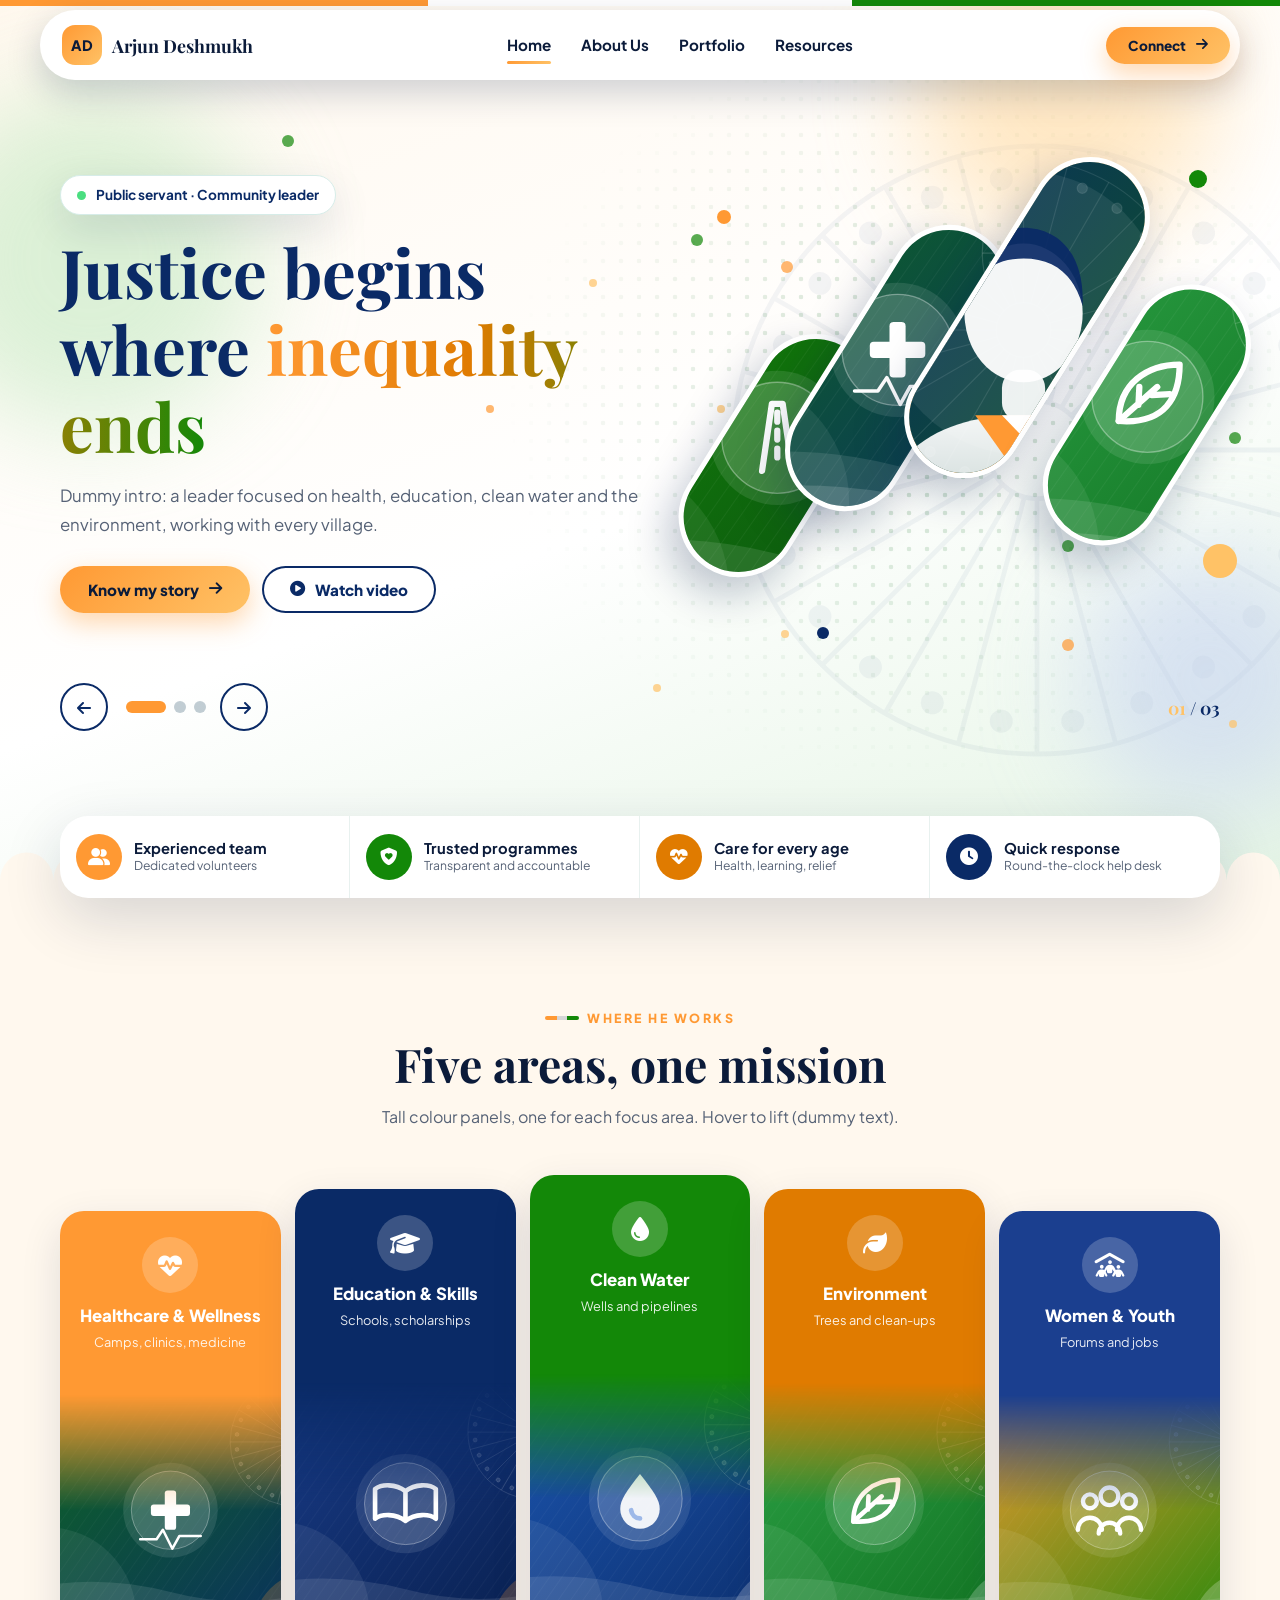
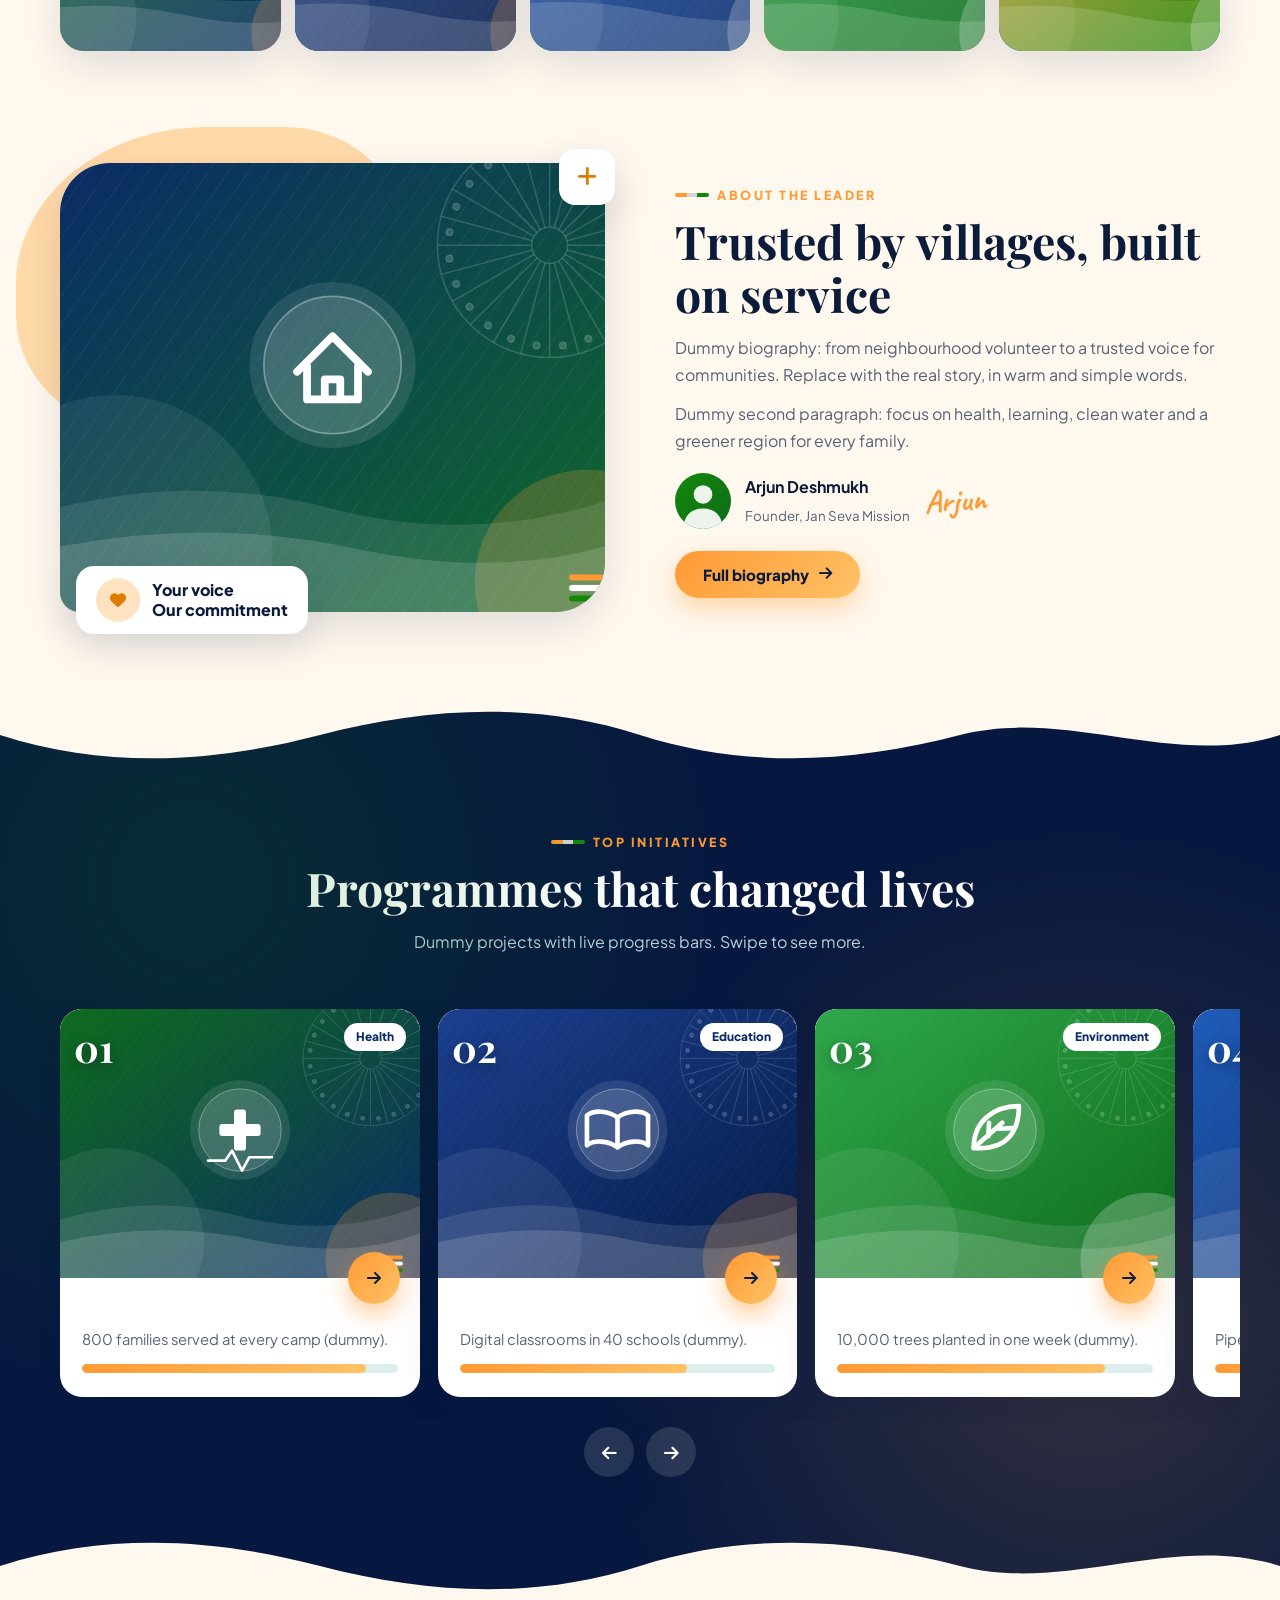
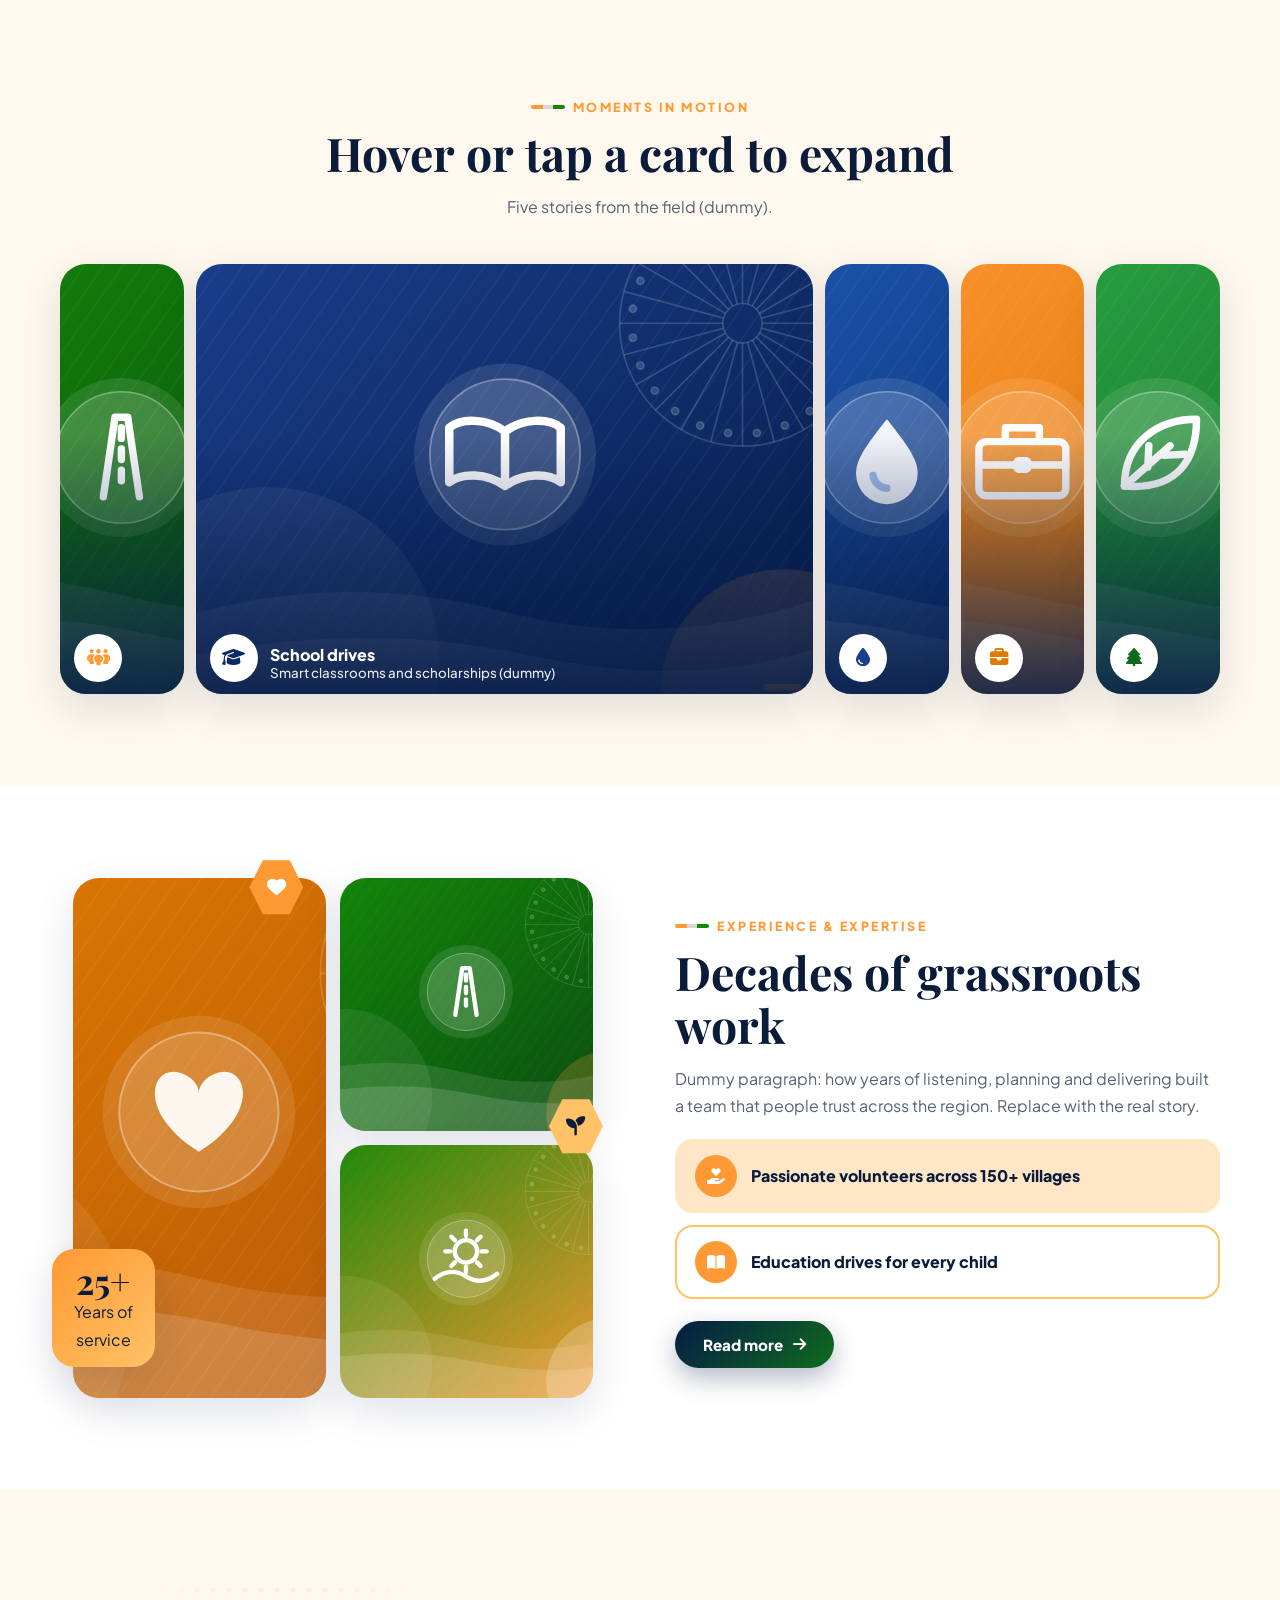
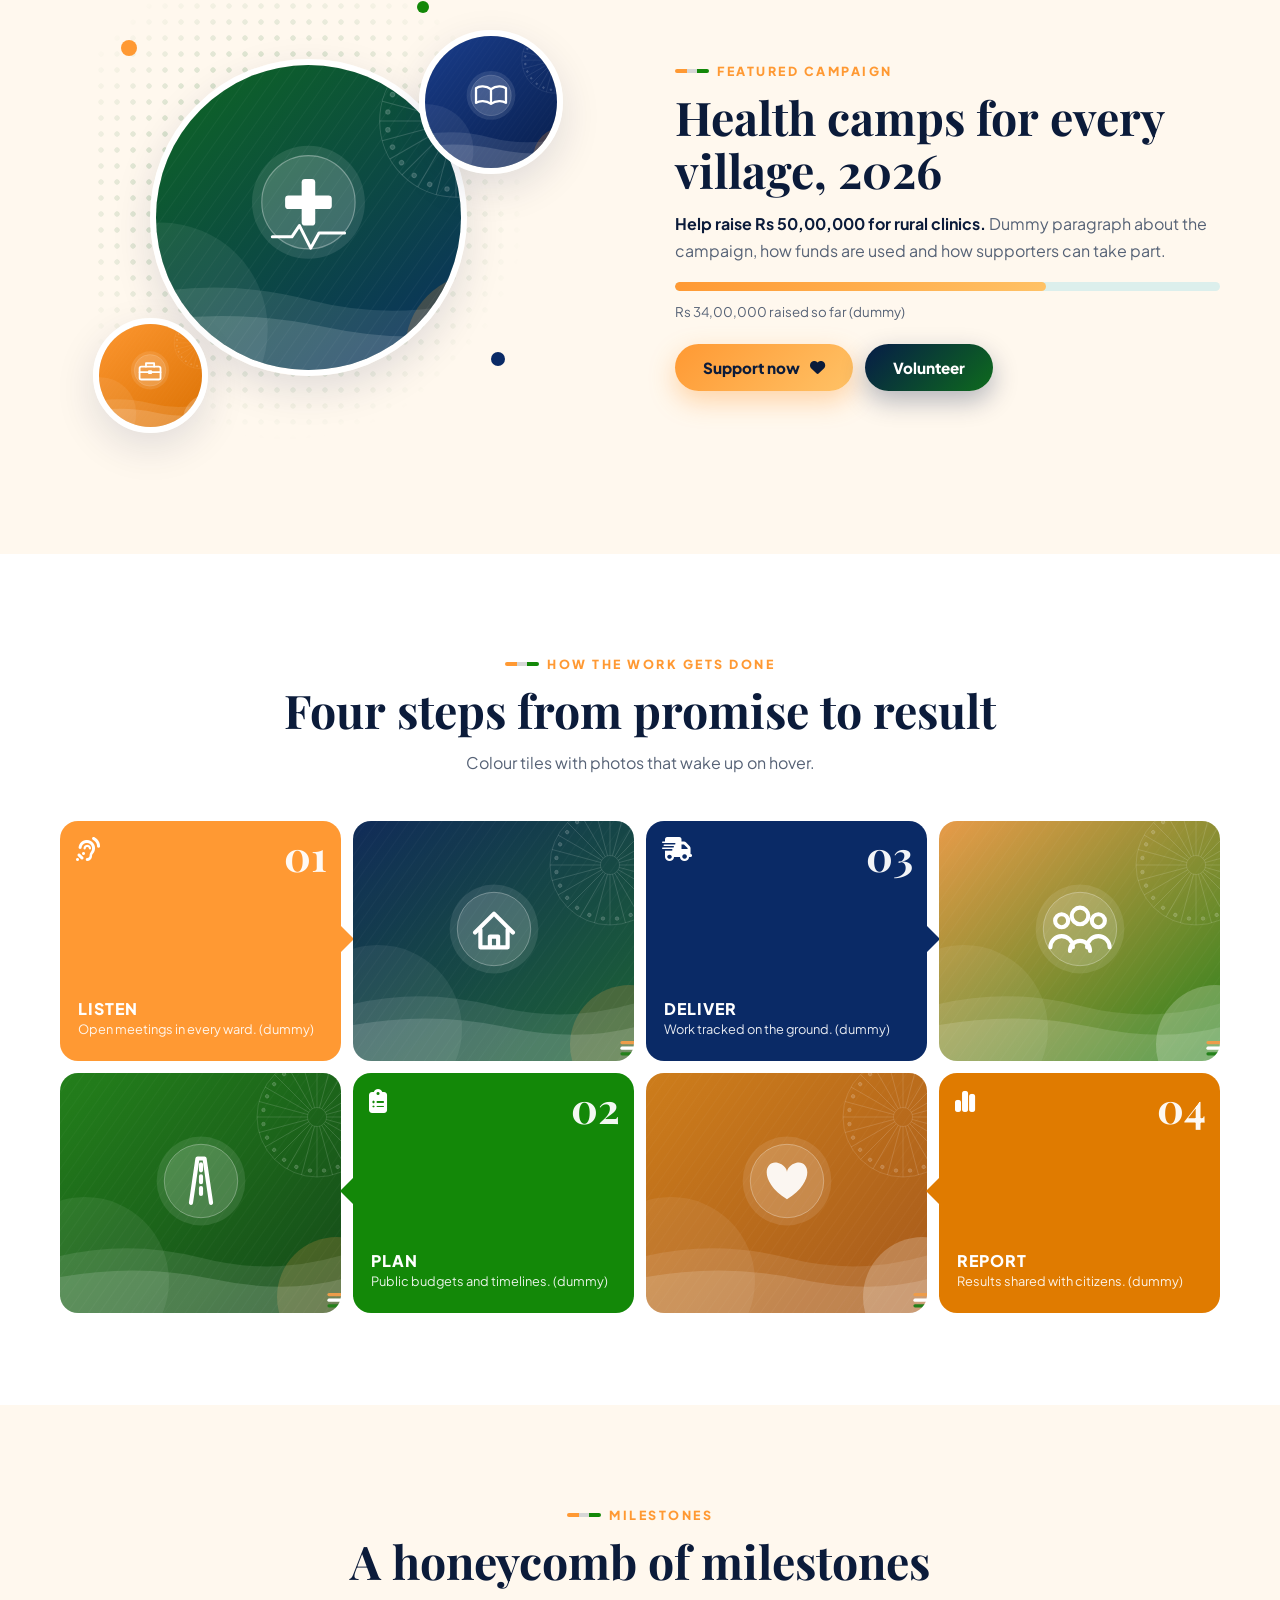
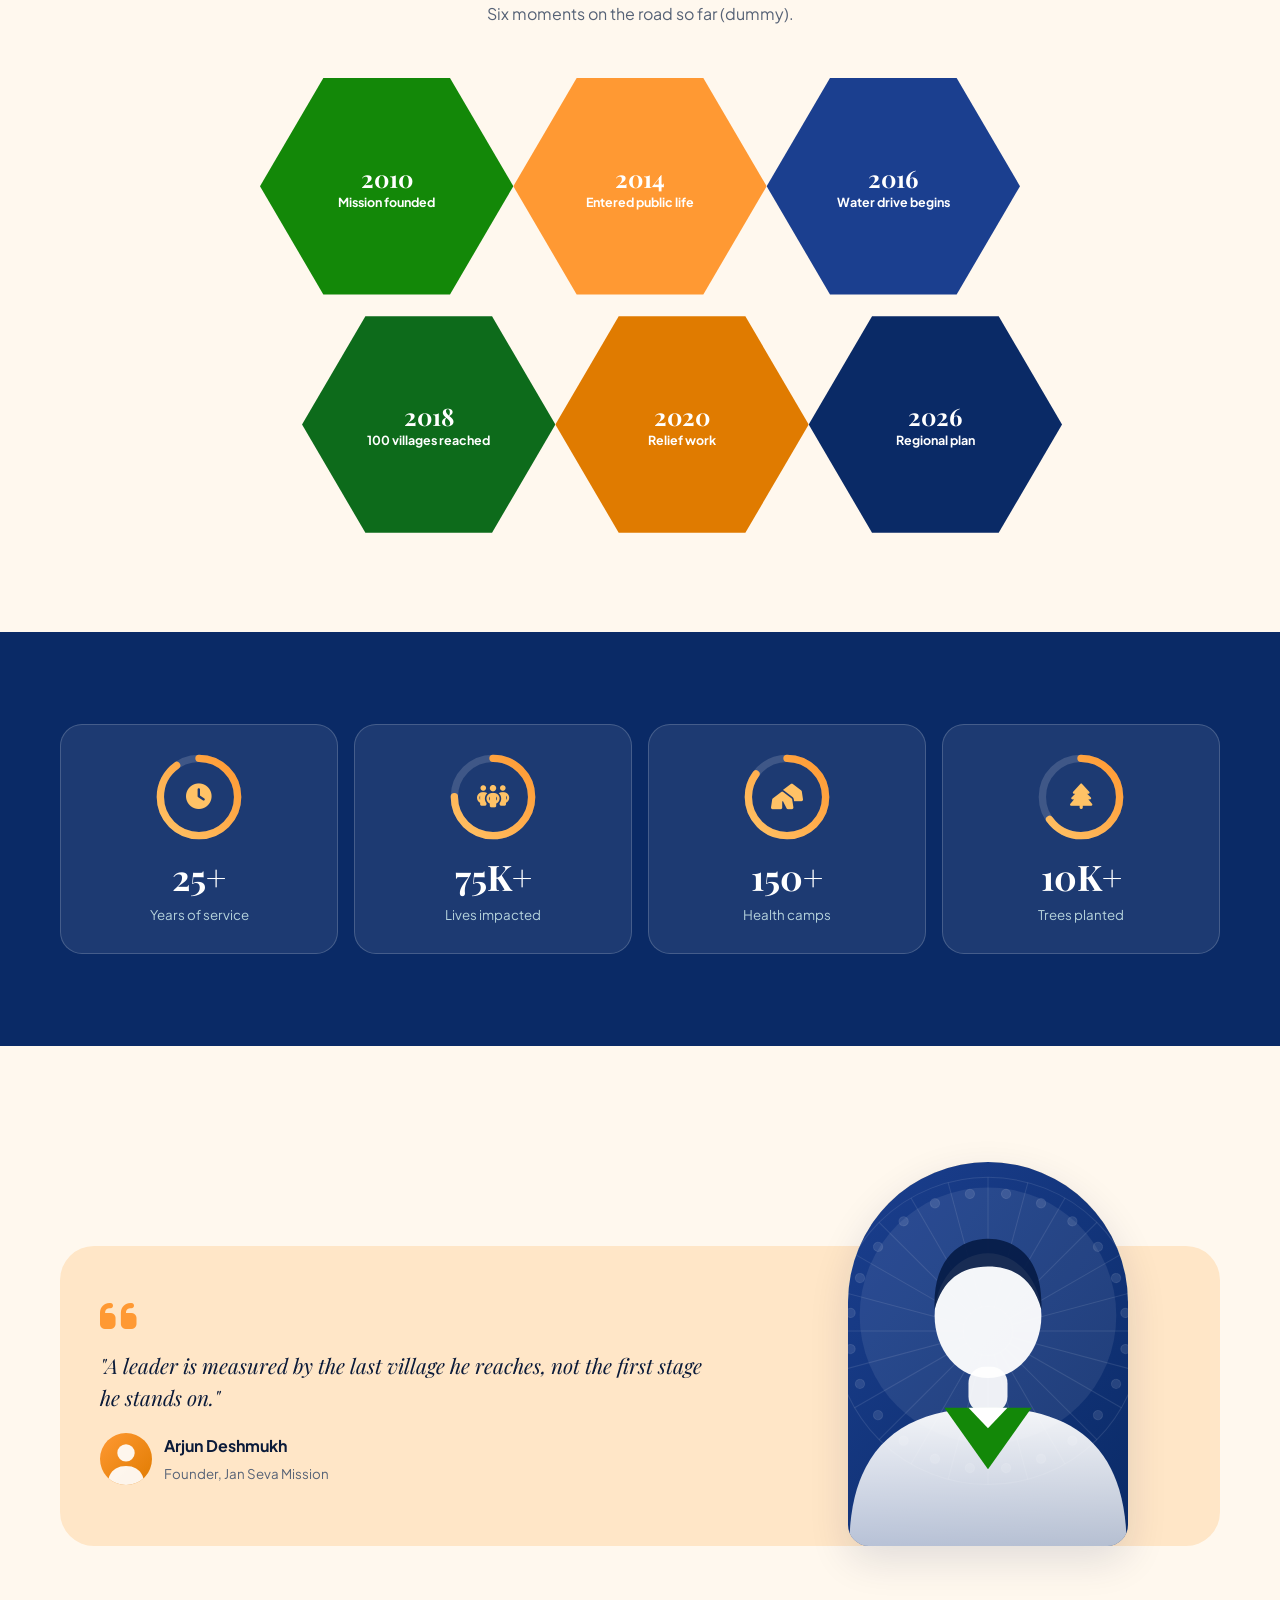
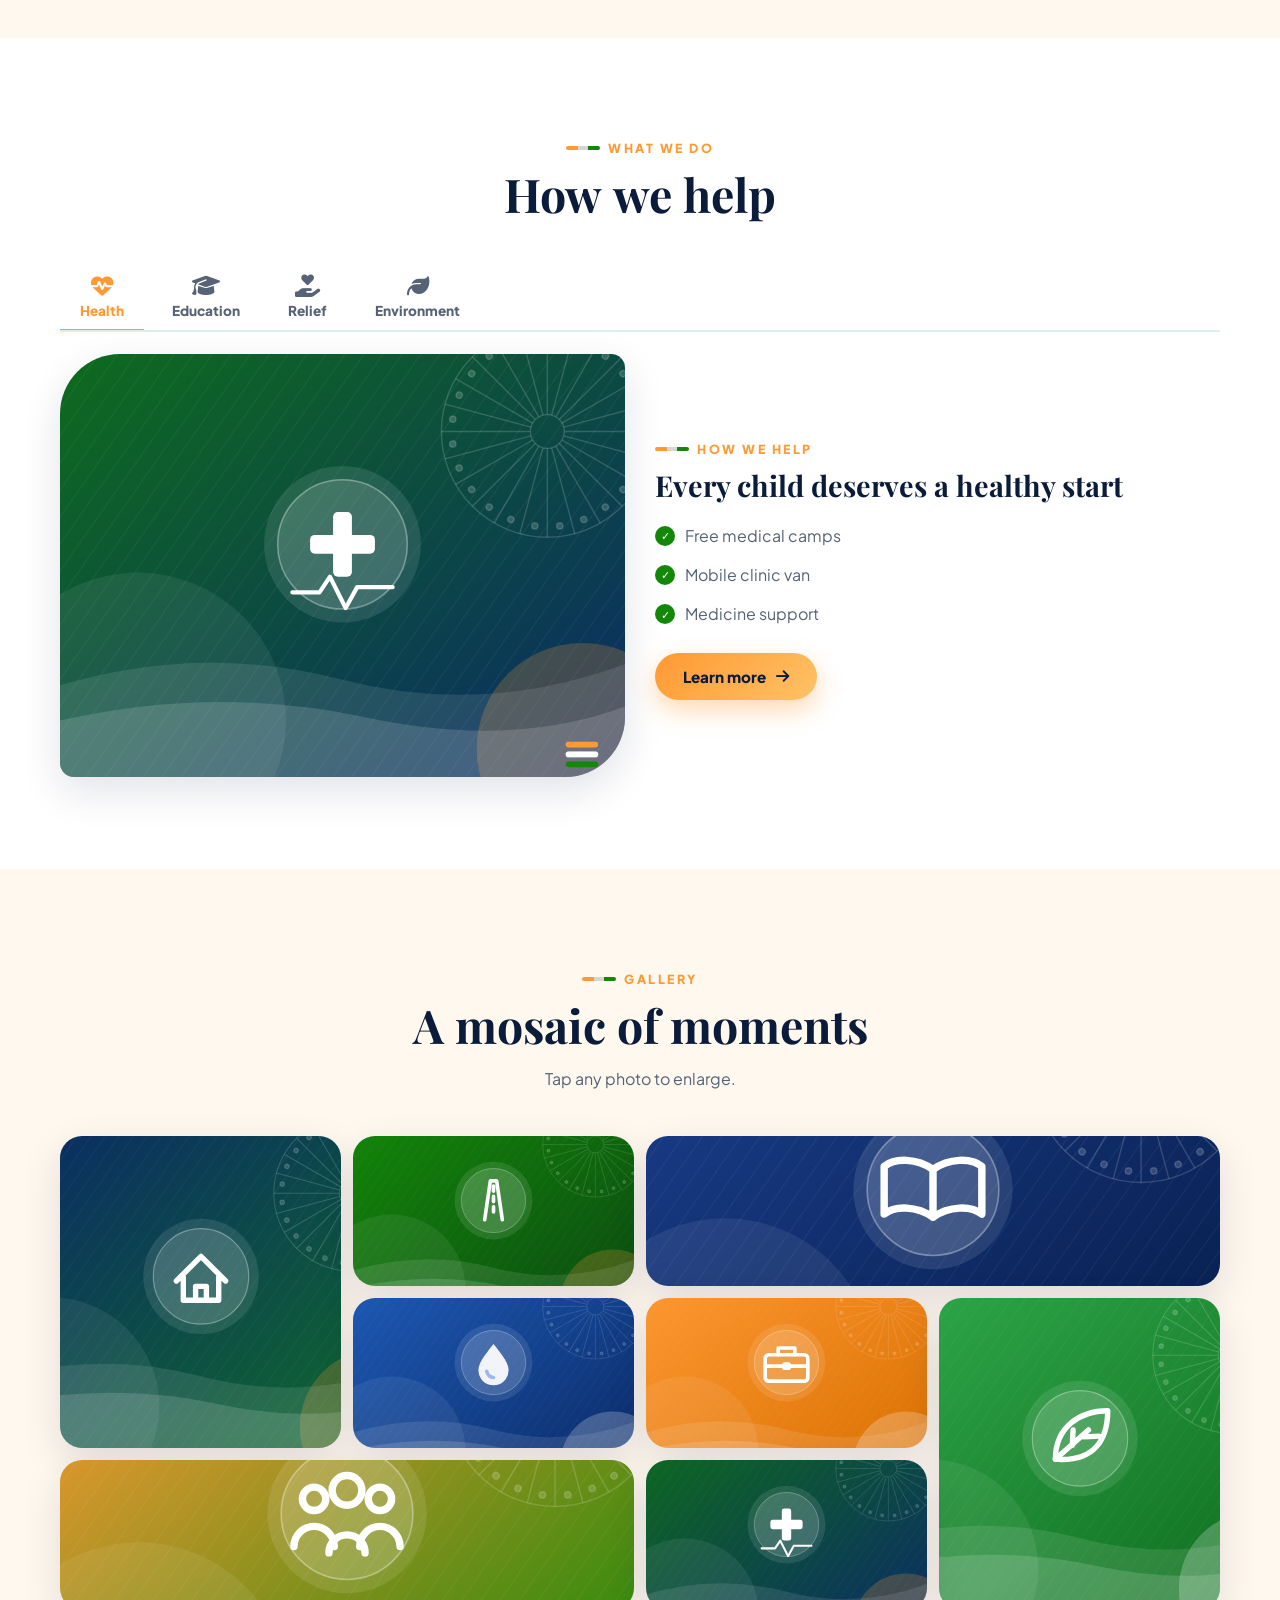
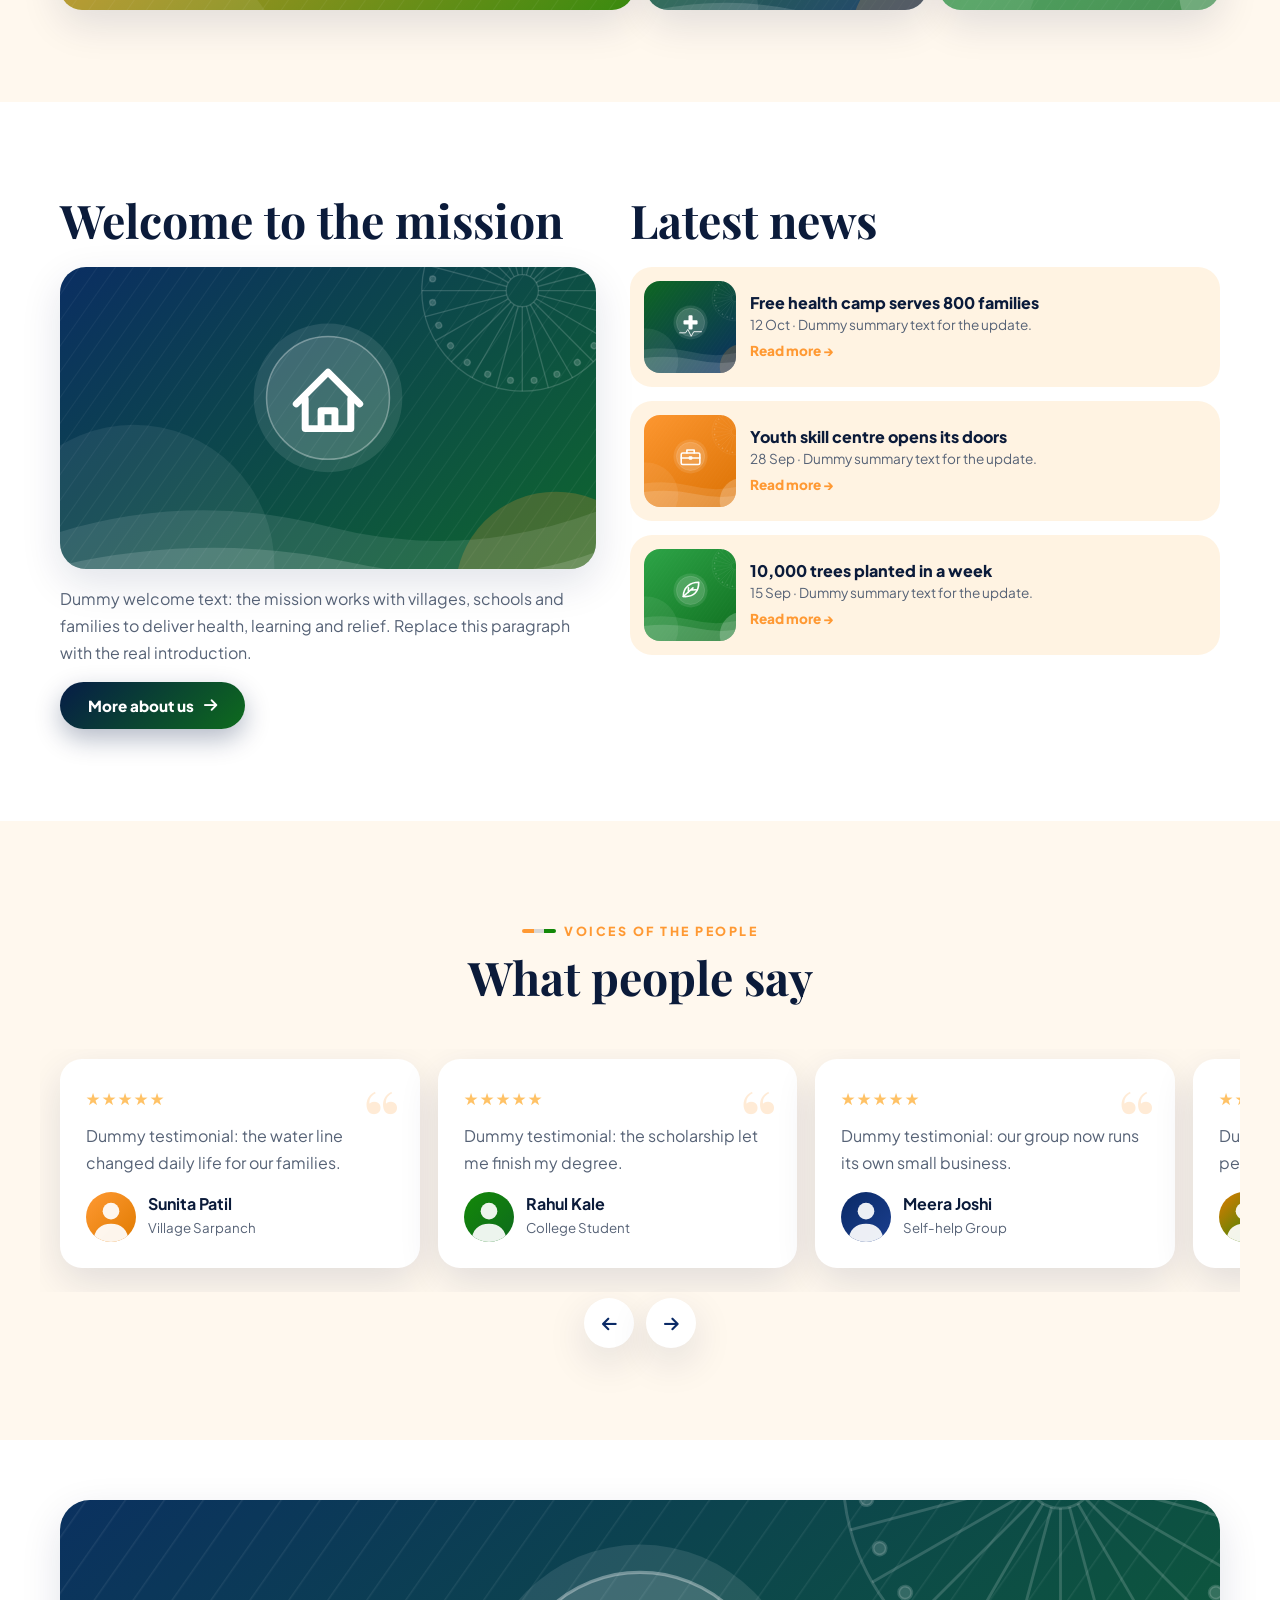
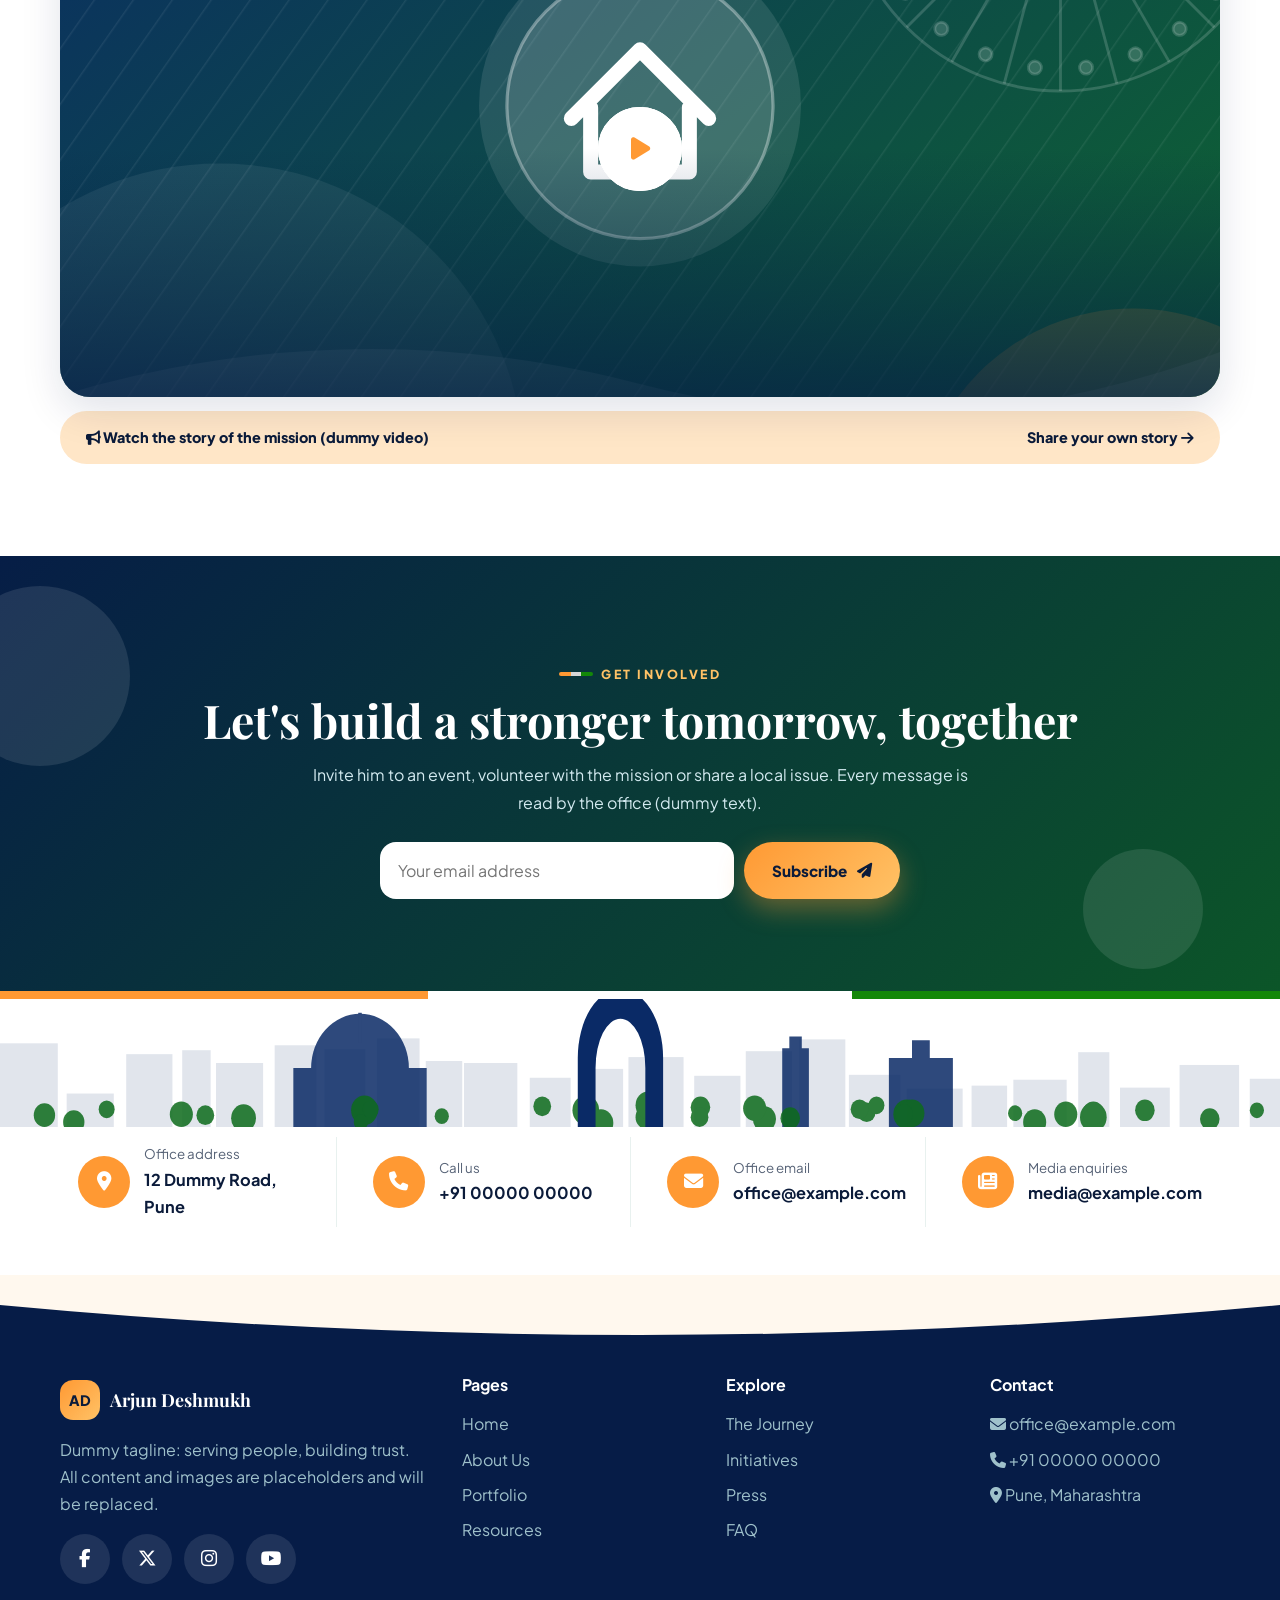
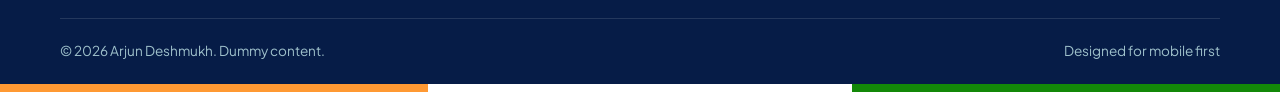
<file: index.html>
<!DOCTYPE html><html lang="en"><head><meta charset="utf-8"><meta name="viewport" content="width=device-width,initial-scale=1,viewport-fit=cover"><meta name="theme-color" content="#061C47"><title>Arjun Deshmukh | Public Servant & Community Leader</title>
<link rel="preconnect" href="https://fonts.googleapis.com"><link rel="preconnect" href="https://fonts.gstatic.com" crossorigin>
<link href="https://fonts.googleapis.com/css2?family=Caveat:wght@700&family=Playfair+Display:wght@600;700&family=Plus+Jakarta+Sans:wght@400;600;700;800&display=swap" rel="stylesheet">
<link rel="stylesheet" href="https://cdnjs.cloudflare.com/ajax/libs/font-awesome/6.5.1/css/all.min.css"><link rel="stylesheet" href="css/style.css"><link rel="stylesheet" href="css/patterns.css"></head><body>
<svg width="0" height="0" style="position:absolute"><defs><linearGradient id="rgr" x1="0" y1="0" x2="1" y2="1"><stop offset="0" stop-color="#FFC266"/><stop offset="1" stop-color="#FF9933"/></linearGradient></defs></svg>
<div id="ld"><div><div class="ldm">AD</div><b style="font-family:'Playfair Display',serif;font-size:1.3rem">Arjun Deshmukh</b><p style="opacity:.7;margin-top:4px">Loading...</p></div></div>
<header class="hd"><div class="c nv"><a class="logo" href="index.html"><b>AD</b>Arjun Deshmukh</a><nav class="dn"><a href="index.html" class=on>Home</a><a href="about.html">About Us</a><a href="portfolio.html">Portfolio</a><a href="resources.html">Resources</a></nav><a class="btn" href="resources.html#contact">Connect <i class="fas fa-arrow-right"></i></a></div></header>
<nav class="tb"><a href="index.html" class=on><i class="fas fa-house"></i>Home</a><a href="about.html"><i class="fas fa-user"></i>About</a><a href="portfolio.html"><i class="fas fa-briefcase"></i>Portfolio</a><a href="resources.html"><i class="fas fa-folder-open"></i>Resources</a></nav><main>
<section class="hero"><div class="chk"></div><div class="mapw"></div><div class="bls"><i></i><i></i><i></i></div><div class="dots2"><i style="left:96%;top:80%;animation-delay:-1s"></i><i style="left:83%;top:60%;animation-delay:-0s"></i><i style="left:24%;top:63%;animation-delay:-2s"></i><i style="left:22%;top:15%;animation-delay:-6s"></i><i style="left:56%;top:45%;animation-delay:-1s"></i><i style="left:61%;top:29%;animation-delay:-4s"></i><i style="left:61%;top:70%;animation-delay:-5s"></i><i style="left:96%;top:48%;animation-delay:-3s"></i><i style="left:38%;top:45%;animation-delay:-3s"></i><i style="left:54%;top:26%;animation-delay:-0s"></i><i style="left:51%;top:76%;animation-delay:-1s"></i><i style="left:83%;top:71%;animation-delay:-6s"></i><i style="left:46%;top:31%;animation-delay:-0s"></i><i style="left:65%;top:42%;animation-delay:-4s"></i></div><div class="c"><div class="hsl"><div class="hs on"><div class="ht"><span class="chip0"><u></u>Public servant &middot; Community leader</span><h1>Justice begins where <em>inequality ends</em></h1><p class="d">Dummy intro: a leader focused on health, education, clean water and the environment, working with every village.</p><div class="bts"><a class="btn" href="about.html">Know my story <i class="fas fa-arrow-right"></i></a><a class="btn o" href="portfolio.html"><i class="fas fa-circle-play"></i> Watch video</a></div></div><div class="hp"><div class="caps"><i class="cdot" style="width:14px;height:14px;background:#FF9933;left:0;top:14%"></i><i class="cdot" style="width:18px;height:18px;background:#138808;right:2%;top:6%;animation-delay:-2s"></i><i class="cdot" style="width:12px;height:12px;background:#0A2A66;left:20%;bottom:2%"></i><i class="cdot" style="width:34px;height:34px;background:#FFC266;right:-4%;bottom:14%;animation-delay:-3s"></i><div class="cap k1"><img src="images/p2.svg" alt="Dummy photo"></div><div class="cap k2"><img src="images/p8.svg" alt="Dummy photo"></div><div class="cap k3"><img src="images/leader.svg" alt="Dummy photo"></div><div class="cap k4"><img src="images/p6.svg" alt="Dummy photo"></div></div></div></div><div class="hs"><div class="ht"><span class="chip0"><u></u>Care for every family</span><h1>Your family's health, <em>our priority</em></h1><p class="d">Dummy text: free camps, mobile clinics and medicine support reaching remote hamlets.</p><div class="bts"><a class="btn" href="about.html">Know my story <i class="fas fa-arrow-right"></i></a><a class="btn o" href="portfolio.html"><i class="fas fa-circle-play"></i> Watch video</a></div></div><div class="hp"><div class="cut"><div class="bl"></div><div class="frm"><img src="images/leader2.svg" alt="Dummy portrait"></div><div class="scr" style="left:-6%;top:4%">Healthy villages,<br>happier tomorrow<svg width="150" height="14" viewBox="0 0 150 14"><path d="M2 10Q40 0 75 8T148 6" stroke="#FF9933" stroke-width="3" fill="none" stroke-linecap="round"/></svg></div><span class="pls2"><i class="fas fa-plus"></i></span><div class="cmt"><i class="fas fa-heart"></i><span>Your voice<br>Our commitment</span></div></div></div></div><div class="hs"><div class="ht"><span class="chip0"><u></u>Learning and green futures</span><h1>Study today, <em>create more tomorrow</em></h1><p class="d">Dummy text: scholarships, smart classrooms and tree plantation drives for the next generation.</p><div class="bts"><a class="btn" href="about.html">Know my story <i class="fas fa-arrow-right"></i></a><a class="btn o" href="portfolio.html"><i class="fas fa-circle-play"></i> Watch video</a></div></div><div class="hp"><div class="dia"><div class="sh1"></div><div class="cc1"><img src="images/leader.svg" alt="Dummy portrait"></div><div class="cc2"><img src="images/p3.svg" alt="Dummy photo"></div><div class="cc3"><img src="images/p6.svg" alt="Dummy photo"></div><span class="hx" style="left:-2%;top:0;background:#138808"><i class="fas fa-leaf"></i></span><span class="hx" style="right:4%;bottom:4%;background:#0A2A66;animation-delay:-2s"><i class="fas fa-book-open"></i></span></div></div></div></div><div class="hct"><button class="hp1" aria-label="Previous slide"><i class="fas fa-arrow-left"></i></button><div class="hdots"></div><button class="hn1" aria-label="Next slide"><i class="fas fa-arrow-right"></i></button><div class="hnum"></div></div></div><div class="hpr"></div><div class="scl"><svg viewBox="0 0 1440 60" preserveAspectRatio="none"><path d="M0 60V38a30 30 0 0 1 60 0a30 30 0 0 1 60 0a30 30 0 0 1 60 0a30 30 0 0 1 60 0a30 30 0 0 1 60 0a30 30 0 0 1 60 0a30 30 0 0 1 60 0a30 30 0 0 1 60 0a30 30 0 0 1 60 0a30 30 0 0 1 60 0a30 30 0 0 1 60 0a30 30 0 0 1 60 0a30 30 0 0 1 60 0a30 30 0 0 1 60 0a30 30 0 0 1 60 0a30 30 0 0 1 60 0a30 30 0 0 1 60 0a30 30 0 0 1 60 0a30 30 0 0 1 60 0a30 30 0 0 1 60 0a30 30 0 0 1 60 0a30 30 0 0 1 60 0a30 30 0 0 1 60 0a30 30 0 0 1 60 0V60Z" fill="#FFF8EE"/></svg></div></section><div class="fbar"><div class="c"><div class="box rv"><div class="it"><i class="fas fa-user-group" style="--ic:#FF9933"></i><div><b>Experienced team</b><small>Dedicated volunteers</small></div></div><div class="it"><i class="fas fa-shield-heart" style="--ic:#138808"></i><div><b>Trusted programmes</b><small>Transparent and accountable</small></div></div><div class="it"><i class="fas fa-heart-pulse" style="--ic:#E07B00"></i><div><b>Care for every age</b><small>Health, learning, relief</small></div></div><div class="it"><i class="fas fa-clock" style="--ic:#0A2A66"></i><div><b>Quick response</b><small>Round-the-clock help desk</small></div></div></div></div></div>
<section><div class="c"><div class="sh "><span class="kick">Where he works</span><h2 class="sp">Five areas, one mission</h2><p class="rv">Tall colour panels, one for each focus area. Hover to lift (dummy text).</p></div><div class="pnls"><div class="pnl rv" style="--pc:#FF9933;--d:0.0s"><i class="fas fa-heart-pulse ico"></i><h3>Healthcare &amp; Wellness</h3><p>Camps, clinics, medicine</p><img src="images/p8.svg" alt="Dummy photo"></div><div class="pnl rv" style="--pc:#0A2A66;--d:0.08s"><i class="fas fa-graduation-cap ico"></i><h3>Education &amp; Skills</h3><p>Schools, scholarships</p><img src="images/p3.svg" alt="Dummy photo"></div><div class="pnl rv" style="--pc:#138808;--d:0.16s"><i class="fas fa-droplet ico"></i><h3>Clean Water</h3><p>Wells and pipelines</p><img src="images/p4.svg" alt="Dummy photo"></div><div class="pnl rv" style="--pc:#E07B00;--d:0.24s"><i class="fas fa-leaf ico"></i><h3>Environment</h3><p>Trees and clean-ups</p><img src="images/p6.svg" alt="Dummy photo"></div><div class="pnl rv" style="--pc:#1B3F8F;--d:0.32s"><i class="fas fa-people-roof ico"></i><h3>Women &amp; Youth</h3><p>Forums and jobs</p><img src="images/p7.svg" alt="Dummy photo"></div></div></div></section>
<section style="padding-top:20px"><div class="c"><div class="sp2"><div class="blobp rv l"><img src="images/p1.svg" alt="Dummy photo"><span class="pl2"><i class="fas fa-plus"></i></span><div class="cm"><i class="fas fa-heart"></i><span>Your voice<br>Our commitment</span></div></div><div class="rv r"><span class="kick">About the leader</span><h2 class="sp">Trusted by villages, built on service</h2><p style="color:var(--mut);margin:12px 0">Dummy biography: from neighbourhood volunteer to a trusted voice for communities. Replace with the real story, in warm and simple words.</p><p style="color:var(--mut);margin-bottom:18px">Dummy second paragraph: focus on health, learning, clean water and a greener region for every family.</p><div style="display:flex;gap:14px;align-items:center;flex-wrap:wrap"><img src="images/a2.svg" alt="" style="width:56px;height:56px;border-radius:50%"><div><b>Arjun Deshmukh</b><br><small style="color:var(--mut)">Founder, Jan Seva Mission</small></div><span class="sig">Arjun</span></div><div style="margin-top:22px"><a class="btn" href="about.html">Full biography <i class="fas fa-arrow-right"></i></a></div></div></div></div></section>
<section class="dkw"><div class="wt" style="--wf:#FFF8EE"><svg viewBox="0 0 1440 60" preserveAspectRatio="none"><path d="M0 0H1440V30C1320 62 1200 4 1080 30S840 62 720 30 480 4 360 30 120 62 0 30Z" style="fill:var(--wf)"/></svg></div><div class="c"><div class="sh "><span class="kick">Top initiatives</span><h2 class="sp">Programmes that changed lives</h2><p class="rv">Dummy projects with live progress bars. Swipe to see more.</p></div><div class="cw " data-auto="4200"><div class="sc"><a class="ini" style="--d:0.0s" href="portfolio.html"><div class="im"><img src="images/p8.svg" alt="Dummy photo"><span class="nm">01</span><span class="tg">Health</span></div><div class="bd"><span class="go"><i class="fas fa-arrow-right"></i></span><h3>Free Health Camps</h3><p>800 families served at every camp (dummy).</p><div class="pb"><u data-w="90"></u></div></div></a><a class="ini" style="--d:0.1s" href="portfolio.html"><div class="im"><img src="images/p3.svg" alt="Dummy photo"><span class="nm">02</span><span class="tg">Education</span></div><div class="bd"><span class="go"><i class="fas fa-arrow-right"></i></span><h3>Smart Schools Drive</h3><p>Digital classrooms in 40 schools (dummy).</p><div class="pb"><u data-w="72"></u></div></div></a><a class="ini" style="--d:0.2s" href="portfolio.html"><div class="im"><img src="images/p6.svg" alt="Dummy photo"><span class="nm">03</span><span class="tg">Environment</span></div><div class="bd"><span class="go"><i class="fas fa-arrow-right"></i></span><h3>Green Region Plantation</h3><p>10,000 trees planted in one week (dummy).</p><div class="pb"><u data-w="85"></u></div></div></a><a class="ini" style="--d:0.0s" href="portfolio.html"><div class="im"><img src="images/p4.svg" alt="Dummy photo"><span class="nm">04</span><span class="tg">Community</span></div><div class="bd"><span class="go"><i class="fas fa-arrow-right"></i></span><h3>Clean Water Mission</h3><p>Pipelines reaching 100 villages (dummy).</p><div class="pb"><u data-w="60"></u></div></div></a><a class="ini" style="--d:0.1s" href="portfolio.html"><div class="im"><img src="images/p5.svg" alt="Dummy photo"><span class="nm">05</span><span class="tg">Education</span></div><div class="bd"><span class="go"><i class="fas fa-arrow-right"></i></span><h3>Skill Hub for Youth</h3><p>Training 2,000 young people (dummy).</p><div class="pb"><u data-w="55"></u></div></div></a><a class="ini" style="--d:0.2s" href="portfolio.html"><div class="im"><img src="images/p7.svg" alt="Dummy photo"><span class="nm">06</span><span class="tg">Community</span></div><div class="bd"><span class="go"><i class="fas fa-arrow-right"></i></span><h3>Women's Forum</h3><p>Self-help groups in 60 wards (dummy).</p><div class="pb"><u data-w="78"></u></div></div></a></div><div class="cc"><button aria-label="Previous"><i class="fas fa-arrow-left"></i></button><button aria-label="Next"><i class="fas fa-arrow-right"></i></button></div></div></div><div class="wb" style="--wf:#FFF8EE"><svg viewBox="0 0 1440 60" preserveAspectRatio="none"><path d="M0 0H1440V30C1320 62 1200 4 1080 30S840 62 720 30 480 4 360 30 120 62 0 30Z" style="fill:var(--wf)"/></svg></div></section>
<section><div class="c"><div class="sh "><span class="kick">Moments in motion</span><h2 class="sp">Hover or tap a card to expand</h2><p class="rv">Five stories from the field (dummy).</p></div><div class="xf"><div class="xi" style="--c:#FF9933"><img src="images/p2.svg" alt="Dummy photo"><span class="ic"><i class="fas fa-people-group"></i></span><span class="tx">Village visits<small>Listening sessions in 150+ villages (dummy)</small></span></div><div class="xi" style="--c:#0A2A66"><img src="images/p3.svg" alt="Dummy photo"><span class="ic"><i class="fas fa-graduation-cap"></i></span><span class="tx">School drives<small>Smart classrooms and scholarships (dummy)</small></span></div><div class="xi" style="--c:#1B3F8F"><img src="images/p4.svg" alt="Dummy photo"><span class="ic"><i class="fas fa-droplet"></i></span><span class="tx">Water mission<small>Pipelines and wells for dry areas (dummy)</small></span></div><div class="xi" style="--c:#E07B00"><img src="images/p5.svg" alt="Dummy photo"><span class="ic"><i class="fas fa-briefcase"></i></span><span class="tx">Youth jobs<small>Skill hubs and job fairs (dummy)</small></span></div><div class="xi" style="--c:#0D6B1B"><img src="images/p6.svg" alt="Dummy photo"><span class="ic"><i class="fas fa-tree"></i></span><span class="tx">Plantation<small>10,000 trees in one week (dummy)</small></span></div></div></div></section>
<section style="background:#fff"><div class="c"><div class="sp2"><div class="xc rv l"><img class="a" src="images/p9.svg" alt="Dummy photo"><img class="b" src="images/p2.svg" alt="Dummy photo"><img class="c2" src="images/p10.svg" alt="Dummy photo"><div class="badge"><b>25+</b>Years of<br>service</div><span class="hx h1"><i class="fas fa-seedling"></i></span><span class="hx h2"><i class="fas fa-heart"></i></span></div><div class="rv r"><span class="kick">Experience &amp; expertise</span><h2 class="sp">Decades of grassroots work</h2><p style="color:var(--mut);margin:12px 0 20px">Dummy paragraph: how years of listening, planning and delivering built a team that people trust across the region. Replace with the real story.</p><div class="hl2"><i class="fas fa-hand-holding-heart"></i>Passionate volunteers across 150+ villages</div><div class="hl2 o"><i class="fas fa-book-open"></i>Education drives for every child</div><a class="btn t" style="margin-top:10px" href="about.html">Read more <i class="fas fa-arrow-right"></i></a></div></div></div></section>
<section><div class="c"><div class="sp2 rev"><div class="cls rv r"><div class="bc"><img src="images/p8.svg" alt="Dummy photo"></div><div class="sc1"><img src="images/p3.svg" alt="Dummy photo"></div><div class="sc2b"><img src="images/p5.svg" alt="Dummy photo"></div><i class="cdot" style="width:16px;height:16px;background:#FF9933;left:6%;top:12%"></i><i class="cdot" style="width:12px;height:12px;background:#138808;right:30%;top:4%"></i><i class="cdot" style="width:14px;height:14px;background:#0A2A66;right:14%;bottom:20%"></i></div><div class="rv l"><span class="kick">Featured campaign</span><h2 class="sp">Health camps for every village, 2026</h2><p style="color:var(--mut);margin:12px 0 14px"><b style="color:var(--ink)">Help raise Rs 50,00,000 for rural clinics.</b> Dummy paragraph about the campaign, how funds are used and how supporters can take part.</p><div class="pb" style="margin:18px 0 6px"><u data-w="68"></u></div><small style="color:var(--mut)">Rs 34,00,000 raised so far (dummy)</small><div class="bts" style="margin-top:20px"><a class="btn" href="resources.html#contact">Support now <i class="fas fa-heart"></i></a><a class="btn t" href="resources.html#contact">Volunteer</a></div></div></div></div></section>
<section style="background:#fff"><div class="c"><div class="sh "><span class="kick">How the work gets done</span><h2 class="sp">Four steps from promise to result</h2><p class="rv">Colour tiles with photos that wake up on hover.</p></div><div class="pri"><div class="tile t1 r rv" style="--tc:#FF9933"><i class="fas fa-ear-listen"></i><span class="n">01</span><h3>Listen</h3><p>Open meetings in every ward. (dummy)</p></div><div class="ph p1 rv"><img src="images/p1.svg" alt="Dummy photo"></div><div class="tile t3 r rv" style="--tc:#0A2A66"><i class="fas fa-truck-fast"></i><span class="n">03</span><h3>Deliver</h3><p>Work tracked on the ground. (dummy)</p></div><div class="ph p3 rv"><img src="images/p7.svg" alt="Dummy photo"></div><div class="ph p2 rv"><img src="images/p2.svg" alt="Dummy photo"></div><div class="tile t2 l rv" style="--tc:#138808"><i class="fas fa-clipboard-list"></i><span class="n">02</span><h3>Plan</h3><p>Public budgets and timelines. (dummy)</p></div><div class="ph p4 rv"><img src="images/p9.svg" alt="Dummy photo"></div><div class="tile t4 l rv" style="--tc:#E07B00"><i class="fas fa-chart-simple"></i><span class="n">04</span><h3>Report</h3><p>Results shared with citizens. (dummy)</p></div></div></div></section>
<section><div class="c"><div class="sh "><span class="kick">Milestones</span><h2 class="sp">A honeycomb of milestones</h2><p class="rv">Six moments on the road so far (dummy).</p></div><div class="hxg"><div class="hxc rv z" style="--hc:#138808;--d:0.0s"><b>2010</b><span>Mission founded</span></div><div class="hxc rv z" style="--hc:#FF9933;--d:0.08s"><b>2014</b><span>Entered public life</span></div><div class="hxc rv z" style="--hc:#1B3F8F;--d:0.16s"><b>2016</b><span>Water drive begins</span></div><div class="hxc rv z" style="--hc:#0D6B1B;--d:0.24s"><b>2018</b><span>100 villages reached</span></div><div class="hxc rv z" style="--hc:#E07B00;--d:0.32s"><b>2020</b><span>Relief work</span></div><div class="hxc rv z" style="--hc:#0A2A66;--d:0.4s"><b>2026</b><span>Regional plan</span></div></div></div></section>
<section class="stt"><div class="c"><div class="sg"><div class="rv z" style="--d:0.0s"><div class="rg"><svg viewBox="0 0 100 100"><circle class="bg" cx="50" cy="50" r="42"/><circle class="fg" cx="50" cy="50" r="42" data-ring="90"/></svg><i class="fas fa-clock"></i></div><b data-n="25" data-s="+">0</b><small>Years of service</small></div><div class="rv z" style="--d:0.1s"><div class="rg"><svg viewBox="0 0 100 100"><circle class="bg" cx="50" cy="50" r="42"/><circle class="fg" cx="50" cy="50" r="42" data-ring="75"/></svg><i class="fas fa-people-group"></i></div><b data-n="75" data-s="K+">0</b><small>Lives impacted</small></div><div class="rv z" style="--d:0.2s"><div class="rg"><svg viewBox="0 0 100 100"><circle class="bg" cx="50" cy="50" r="42"/><circle class="fg" cx="50" cy="50" r="42" data-ring="85"/></svg><i class="fas fa-tents"></i></div><b data-n="150" data-s="+">0</b><small>Health camps</small></div><div class="rv z" style="--d:0.30000000000000004s"><div class="rg"><svg viewBox="0 0 100 100"><circle class="bg" cx="50" cy="50" r="42"/><circle class="fg" cx="50" cy="50" r="42" data-ring="65"/></svg><i class="fas fa-tree"></i></div><b data-n="10" data-s="K+">0</b><small>Trees planted</small></div></div></div></section>
<section style="padding-top:110px"><div class="c"><div class="qcd rv"><div class="tx"><i class="fas fa-quote-left"></i><p>"A leader is measured by the last village he reaches, not the first stage he stands on."</p><div class="au"><img src="images/a1.svg" alt=""><div><b>Arjun Deshmukh</b><br><small style="color:var(--mut)">Founder, Jan Seva Mission</small></div></div></div><div class="pt"><div class="frm"><img src="images/leader2.svg" alt="Dummy portrait"></div></div></div></div></section>
<section style="background:#fff"><div class="c"><div class="sh "><span class="kick">What we do</span><h2 class="sp">How we help</h2></div><div class="tbs"><div class="tl2"><button class="on" data-t="h"><i class="fas fa-heart-pulse"></i>Health</button><button class="" data-t="e"><i class="fas fa-graduation-cap"></i>Education</button><button class="" data-t="r"><i class="fas fa-hand-holding-heart"></i>Relief</button><button class="" data-t="v"><i class="fas fa-leaf"></i>Environment</button></div><div class="tpn on" data-t="h"><img src="images/p8.svg" alt="Dummy photo"><div><span class="kick">How we help</span><h3 style="font-size:1.8rem">Every child deserves a healthy start</h3><ul><li>Free medical camps</li><li>Mobile clinic van</li><li>Medicine support</li></ul><a class="btn" href="portfolio.html">Learn more <i class="fas fa-arrow-right"></i></a></div></div><div class="tpn" data-t="e"><img src="images/p3.svg" alt="Dummy photo"><div><span class="kick">How we help</span><h3 style="font-size:1.8rem">Learning without barriers</h3><ul><li>Smart classrooms</li><li>Scholarship fund</li><li>Skill hubs</li></ul><a class="btn" href="portfolio.html">Learn more <i class="fas fa-arrow-right"></i></a></div></div><div class="tpn" data-t="r"><img src="images/p6.svg" alt="Dummy photo"><div><span class="kick">How we help</span><h3 style="font-size:1.8rem">Help that arrives fast</h3><ul><li>Flood and fire response</li><li>Food and shelter</li><li>Volunteer network</li></ul><a class="btn" href="portfolio.html">Learn more <i class="fas fa-arrow-right"></i></a></div></div><div class="tpn" data-t="v"><img src="images/p7.svg" alt="Dummy photo"><div><span class="kick">How we help</span><h3 style="font-size:1.8rem">A greener tomorrow</h3><ul><li>Tree plantation</li><li>River clean-ups</li><li>Water conservation</li></ul><a class="btn" href="portfolio.html">Learn more <i class="fas fa-arrow-right"></i></a></div></div></div></div></section>
<section><div class="c"><div class="sh "><span class="kick">Gallery</span><h2 class="sp">A mosaic of moments</h2><p class="rv">Tap any photo to enlarge.</p></div><div class="mos"><figure class="t"><img src="images/p1.svg" alt="Dummy photo 1"></figure><figure class=""><img src="images/p2.svg" alt="Dummy photo 2"></figure><figure class="w"><img src="images/p3.svg" alt="Dummy photo 3"></figure><figure class=""><img src="images/p4.svg" alt="Dummy photo 4"></figure><figure class=""><img src="images/p5.svg" alt="Dummy photo 5"></figure><figure class="t"><img src="images/p6.svg" alt="Dummy photo 6"></figure><figure class="w"><img src="images/p7.svg" alt="Dummy photo 7"></figure><figure class=""><img src="images/p8.svg" alt="Dummy photo 8"></figure></div></div></section>
<section style="background:#fff"><div class="c"><div class="wn"><div class="rv l"><h2 class="sp">Welcome to the mission</h2><div style="display:grid;gap:16px;margin-top:20px"><img src="images/p1.svg" alt="Dummy photo" style="border-radius:26px;aspect-ratio:16/9;object-fit:cover;width:100%;box-shadow:var(--sh)"><p style="color:var(--mut)">Dummy welcome text: the mission works with villages, schools and families to deliver health, learning and relief. Replace this paragraph with the real introduction.</p><div><a class="btn t" href="about.html">More about us <i class="fas fa-arrow-right"></i></a></div></div></div><div class="rv r"><h2 class="sp">Latest news</h2><div class="nlst" style="margin-top:20px"><div class="nli"><img src="images/p8.svg" alt="Dummy photo"><div><h4>Free health camp serves 800 families</h4><p>12 Oct &middot; Dummy summary text for the update.</p><a href="#">Read more &rarr;</a></div></div><div class="nli"><img src="images/p5.svg" alt="Dummy photo"><div><h4>Youth skill centre opens its doors</h4><p>28 Sep &middot; Dummy summary text for the update.</p><a href="#">Read more &rarr;</a></div></div><div class="nli"><img src="images/p6.svg" alt="Dummy photo"><div><h4>10,000 trees planted in a week</h4><p>15 Sep &middot; Dummy summary text for the update.</p><a href="#">Read more &rarr;</a></div></div></div></div></div></div></section>
<section><div class="c"><div class="sh "><span class="kick">Voices of the people</span><h2 class="sp">What people say</h2></div><div class="cw " data-auto="4800"><div class="sc"><div class="tm"><div class="st5">&#9733;&#9733;&#9733;&#9733;&#9733;</div><p>Dummy testimonial: the water line changed daily life for our families.</p><div class="who"><img src="images/a1.svg" alt=""><div><b>Sunita Patil</b><small>Village Sarpanch</small></div></div></div><div class="tm"><div class="st5">&#9733;&#9733;&#9733;&#9733;&#9733;</div><p>Dummy testimonial: the scholarship let me finish my degree.</p><div class="who"><img src="images/a2.svg" alt=""><div><b>Rahul Kale</b><small>College Student</small></div></div></div><div class="tm"><div class="st5">&#9733;&#9733;&#9733;&#9733;&#9733;</div><p>Dummy testimonial: our group now runs its own small business.</p><div class="who"><img src="images/a3.svg" alt=""><div><b>Meera Joshi</b><small>Self-help Group</small></div></div></div><div class="tm"><div class="st5">&#9733;&#9733;&#9733;&#9733;&#9733;</div><p>Dummy testimonial: the camps reached people who never saw a doctor.</p><div class="who"><img src="images/a4.svg" alt=""><div><b>Dr. Anil More</b><small>Health Volunteer</small></div></div></div></div><div class="cc"><button aria-label="Previous"><i class="fas fa-arrow-left"></i></button><button aria-label="Next"><i class="fas fa-arrow-right"></i></button></div></div></div></section>
<section style="background:#fff;padding-top:60px"><div class="c"><div class="vbig rv z" data-video><img src="images/p1.svg" alt="Dummy video thumbnail"><div class="pl"><i class="fas fa-play"></i></div></div><div class="vstrip rv"><span><i class="fas fa-bullhorn"></i> Watch the story of the mission (dummy video)</span><span>Share your own story <i class="fas fa-arrow-right"></i></span></div></div></section>
<section class="cta"><div class="bgi"><img data-p="-.1" src="images/bg-cta.svg" alt=""></div><div class="bub" style="width:180px;height:180px;left:-50px;top:30px"></div><div class="bub" style="width:120px;height:120px;right:6%;bottom:30px;animation-delay:-3s"></div><div class="c"><span class="kick" style="justify-content:center;color:var(--gold)">Get involved</span><h2 class="sp">Let's build a stronger tomorrow, together</h2><p class="rv">Invite him to an event, volunteer with the mission or share a local issue. Every message is read by the office (dummy text).</p><form class="sub rv" onsubmit="return false"><input type="email" placeholder="Your email address" required><button class="btn" type="submit">Subscribe <i class="fas fa-paper-plane"></i></button></form></div></section></main><div class="sky"><svg viewBox="0 0 1440 130" preserveAspectRatio="none"><rect x="0" y="45" width="65" height="85" fill="#0A2A66" opacity=".12"/><rect x="75" y="96" width="53" height="34" fill="#0A2A66" opacity=".12"/><rect x="142" y="56" width="52" height="74" fill="#0A2A66" opacity=".12"/><rect x="205" y="52" width="32" height="78" fill="#0A2A66" opacity=".12"/><rect x="243" y="65" width="53" height="65" fill="#0A2A66" opacity=".12"/><rect x="309" y="47" width="47" height="83" fill="#0A2A66" opacity=".12"/><rect x="365" y="51" width="46" height="79" fill="#0A2A66" opacity=".12"/><rect x="424" y="40" width="48" height="90" fill="#0A2A66" opacity=".12"/><rect x="479" y="63" width="41" height="67" fill="#0A2A66" opacity=".12"/><rect x="522" y="65" width="60" height="65" fill="#0A2A66" opacity=".12"/><rect x="596" y="80" width="46" height="50" fill="#0A2A66" opacity=".12"/><rect x="654" y="71" width="47" height="59" fill="#0A2A66" opacity=".12"/><rect x="707" y="59" width="62" height="71" fill="#0A2A66" opacity=".12"/><rect x="781" y="78" width="52" height="52" fill="#0A2A66" opacity=".12"/><rect x="839" y="53" width="52" height="77" fill="#0A2A66" opacity=".12"/><rect x="899" y="41" width="52" height="89" fill="#0A2A66" opacity=".12"/><rect x="955" y="77" width="58" height="53" fill="#0A2A66" opacity=".12"/><rect x="1020" y="91" width="63" height="39" fill="#0A2A66" opacity=".12"/><rect x="1093" y="88" width="40" height="42" fill="#0A2A66" opacity=".12"/><rect x="1140" y="82" width="60" height="48" fill="#0A2A66" opacity=".12"/><rect x="1213" y="54" width="35" height="76" fill="#0A2A66" opacity=".12"/><rect x="1260" y="90" width="56" height="40" fill="#0A2A66" opacity=".12"/><rect x="1327" y="67" width="67" height="63" fill="#0A2A66" opacity=".12"/><rect x="1406" y="81" width="56" height="49" fill="#0A2A66" opacity=".12"/><g fill="#0A2A66" opacity=".85"><path d="M330 130v-60h150v60z"/><path d="M350 70a55 55 0 01110 0z"/><rect x="403" y="14" width="4" height="30"/><path d="M880 130V50h8v-12h14v12h8v80z"/><path d="M1000 130v-70h26v-18h20v18h26v70z"/></g><g fill="#0D6B1B" opacity=".85"><circle cx="1142" cy="116" r="8"/><circle cx="410" cy="113" r="15"/><circle cx="1288" cy="113" r="11"/><circle cx="1414" cy="113" r="8"/><circle cx="975" cy="115" r="10"/><circle cx="120" cy="112" r="9"/><circle cx="659" cy="113" r="15"/><circle cx="406" cy="125" r="8"/><circle cx="860" cy="122" r="13"/><circle cx="788" cy="110" r="11"/><circle cx="497" cy="119" r="8"/><circle cx="727" cy="120" r="12"/><circle cx="849" cy="111" r="13"/><circle cx="83" cy="125" r="12"/><circle cx="204" cy="117" r="13"/><circle cx="1199" cy="117" r="13"/><circle cx="274" cy="121" r="14"/><circle cx="1164" cy="125" r="13"/><circle cx="967" cy="112" r="10"/><circle cx="1230" cy="120" r="15"/><circle cx="417" cy="112" r="9"/><circle cx="729" cy="108" r="14"/><circle cx="231" cy="118" r="10"/><circle cx="676" cy="126" r="14"/><circle cx="889" cy="121" r="11"/><circle cx="1020" cy="117" r="15"/><circle cx="787" cy="120" r="10"/><circle cx="1230" cy="116" r="12"/><circle cx="1026" cy="116" r="14"/><circle cx="50" cy="118" r="12"/><circle cx="1017" cy="117" r="10"/><circle cx="986" cy="108" r="9"/><circle cx="1361" cy="122" r="11"/><circle cx="610" cy="109" r="10"/></g><path d="M650 130v-70a48 70 0 0196 0v70h-20v-60a28 50 0 00-56 0v60z" fill="#0A2A66"/></svg></div><section class="cst"><div class="c"><div class="g4"><div class="it rv" style="--d:0.0s"><i class="fas fa-location-dot"></i><div><small>Office address</small><b>12 Dummy Road, Pune</b></div></div><div class="it rv" style="--d:0.08s"><i class="fas fa-phone"></i><div><small>Call us</small><b>+91 00000 00000</b></div></div><div class="it rv" style="--d:0.16s"><i class="fas fa-envelope"></i><div><small>Office email</small><b>office@example.com</b></div></div><div class="it rv" style="--d:0.24s"><i class="fas fa-newspaper"></i><div><small>Media enquiries</small><b>media@example.com</b></div></div></div></div></section><footer><div class="tp"><svg viewBox="0 0 1440 60" preserveAspectRatio="none"><path d="M0 0H1440V30Q720 90 0 30Z" fill="#FFF8EE"/></svg></div><div class="c"><div class="fg2"><div><a class="logo" href="index.html"><b>AD</b>Arjun Deshmukh</a><p>Dummy tagline: serving people, building trust. All content and images are placeholders and will be replaced.</p><div class="so" style="margin-top:16px"><a href="#" aria-label="Facebook"><i class="fab fa-facebook-f"></i></a><a href="#" aria-label="X"><i class="fab fa-x-twitter"></i></a><a href="#" aria-label="Instagram"><i class="fab fa-instagram"></i></a><a href="#" aria-label="YouTube"><i class="fab fa-youtube"></i></a></div></div><div><h4>Pages</h4><a href="index.html">Home</a><a href="about.html">About Us</a><a href="portfolio.html">Portfolio</a><a href="resources.html">Resources</a></div><div><h4>Explore</h4><a href="about.html#journey">The Journey</a><a href="portfolio.html">Initiatives</a><a href="resources.html#press">Press</a><a href="resources.html#faq">FAQ</a></div><div><h4>Contact</h4><a href="#"><i class="fas fa-envelope"></i> office@example.com</a><a href="#"><i class="fas fa-phone"></i> +91 00000 00000</a><a href="#"><i class="fas fa-location-dot"></i> Pune, Maharashtra</a></div></div><div class="cp"><span>&copy; 2026 Arjun Deshmukh. Dummy content.</span><span>Designed for mobile first</span></div></div></footer><script src="js/main.js"></script></body></html>
</file>
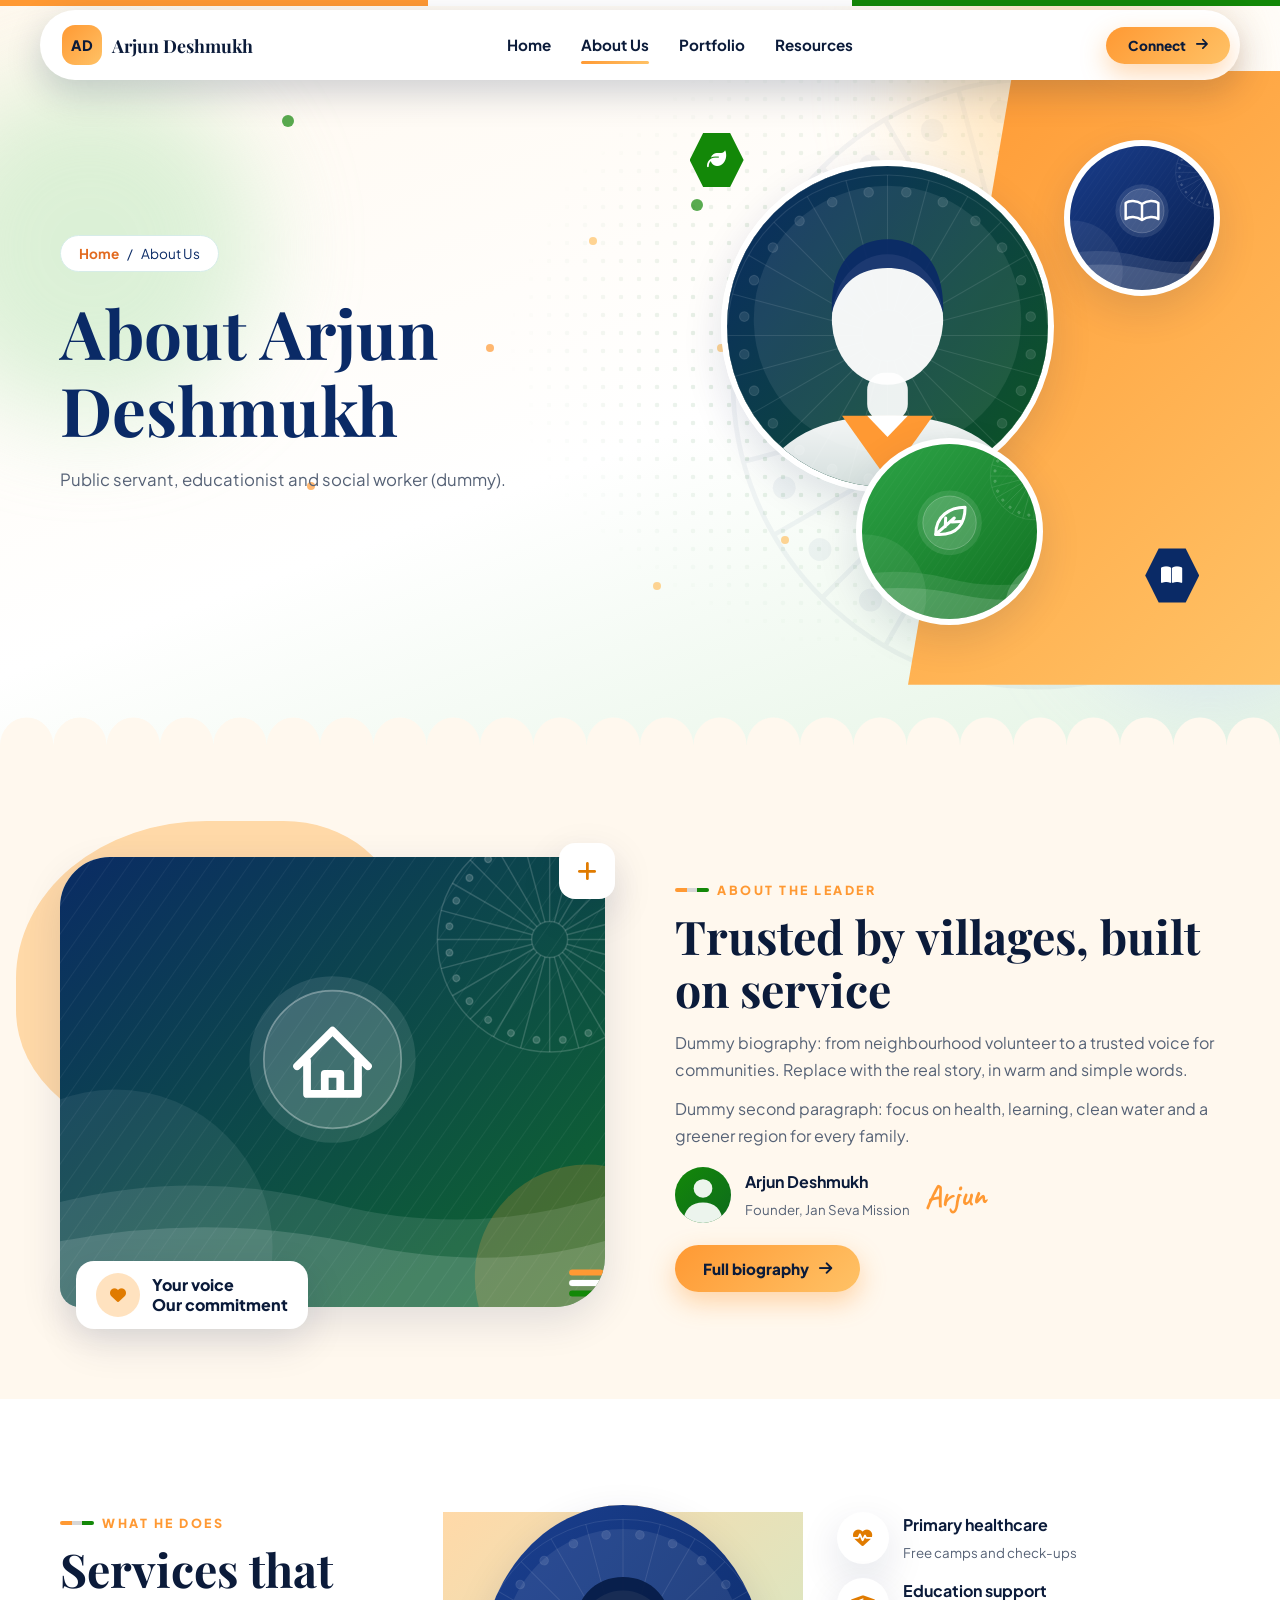
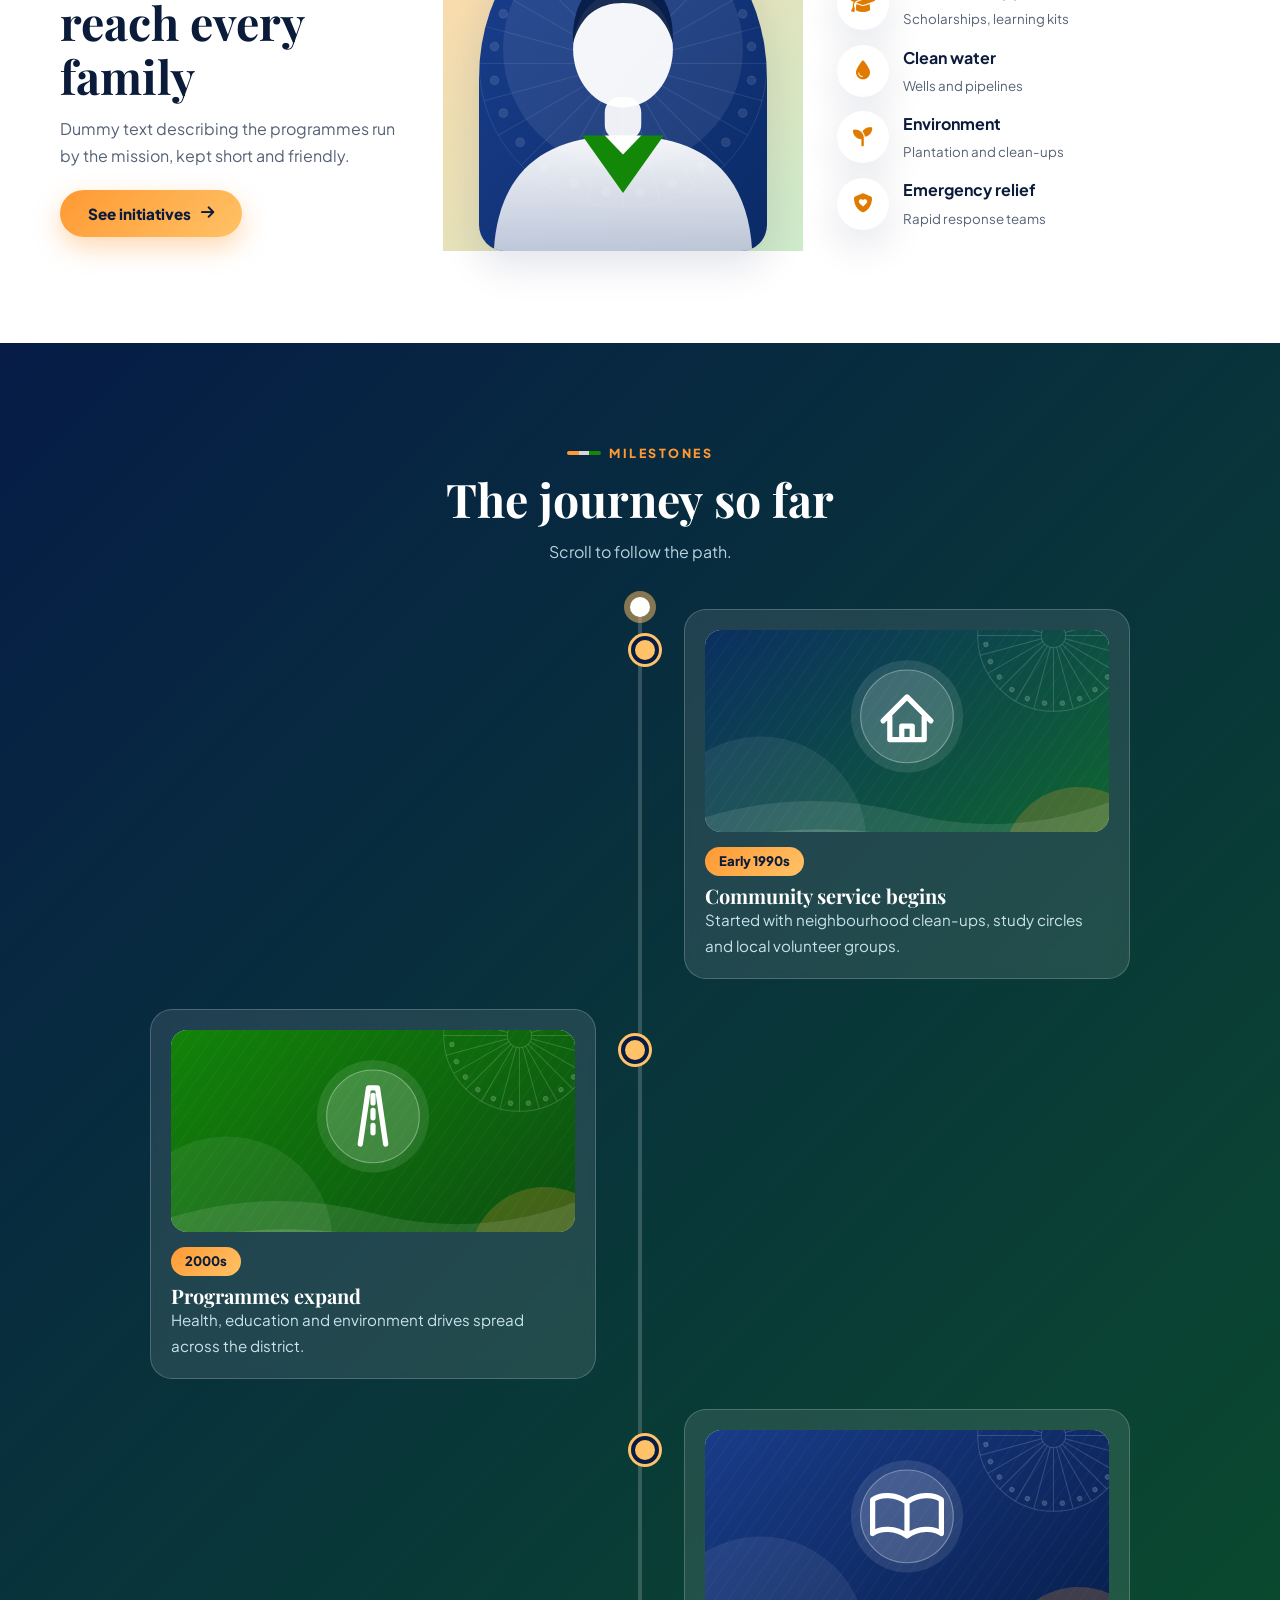
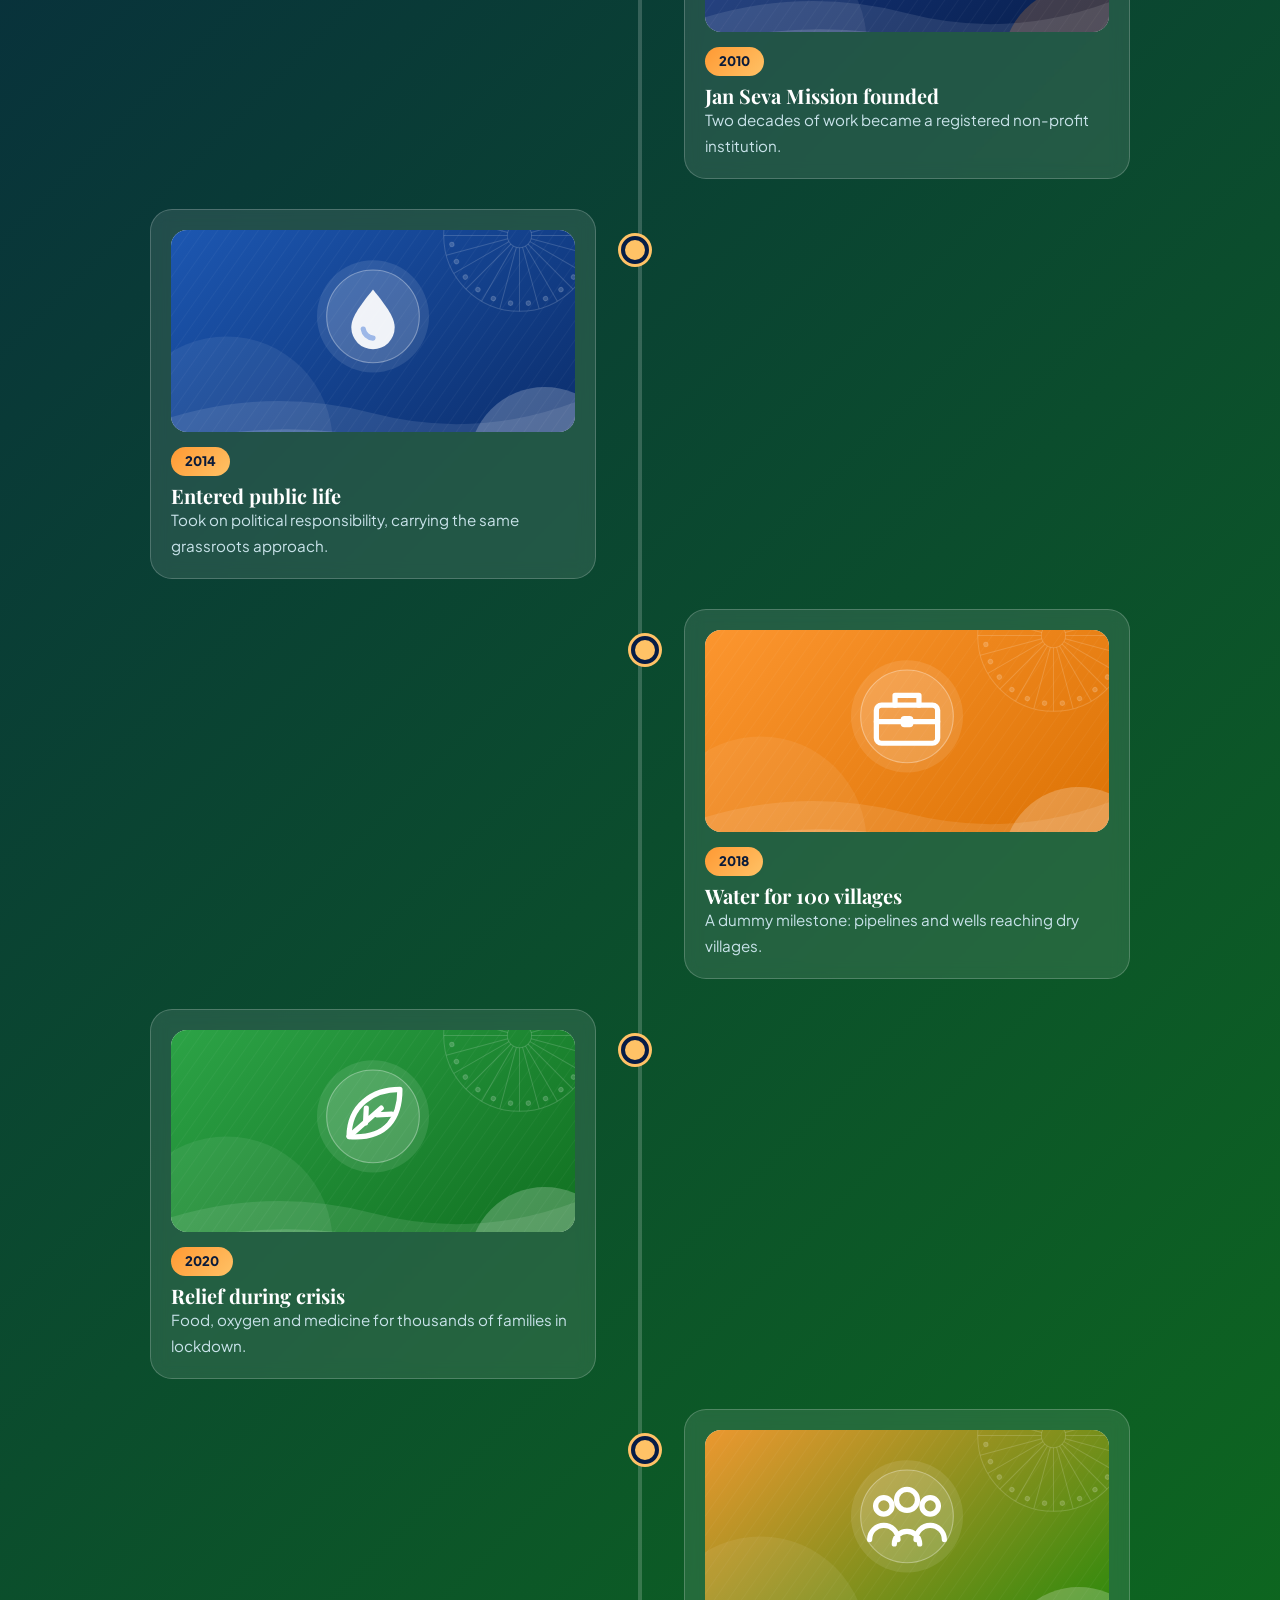
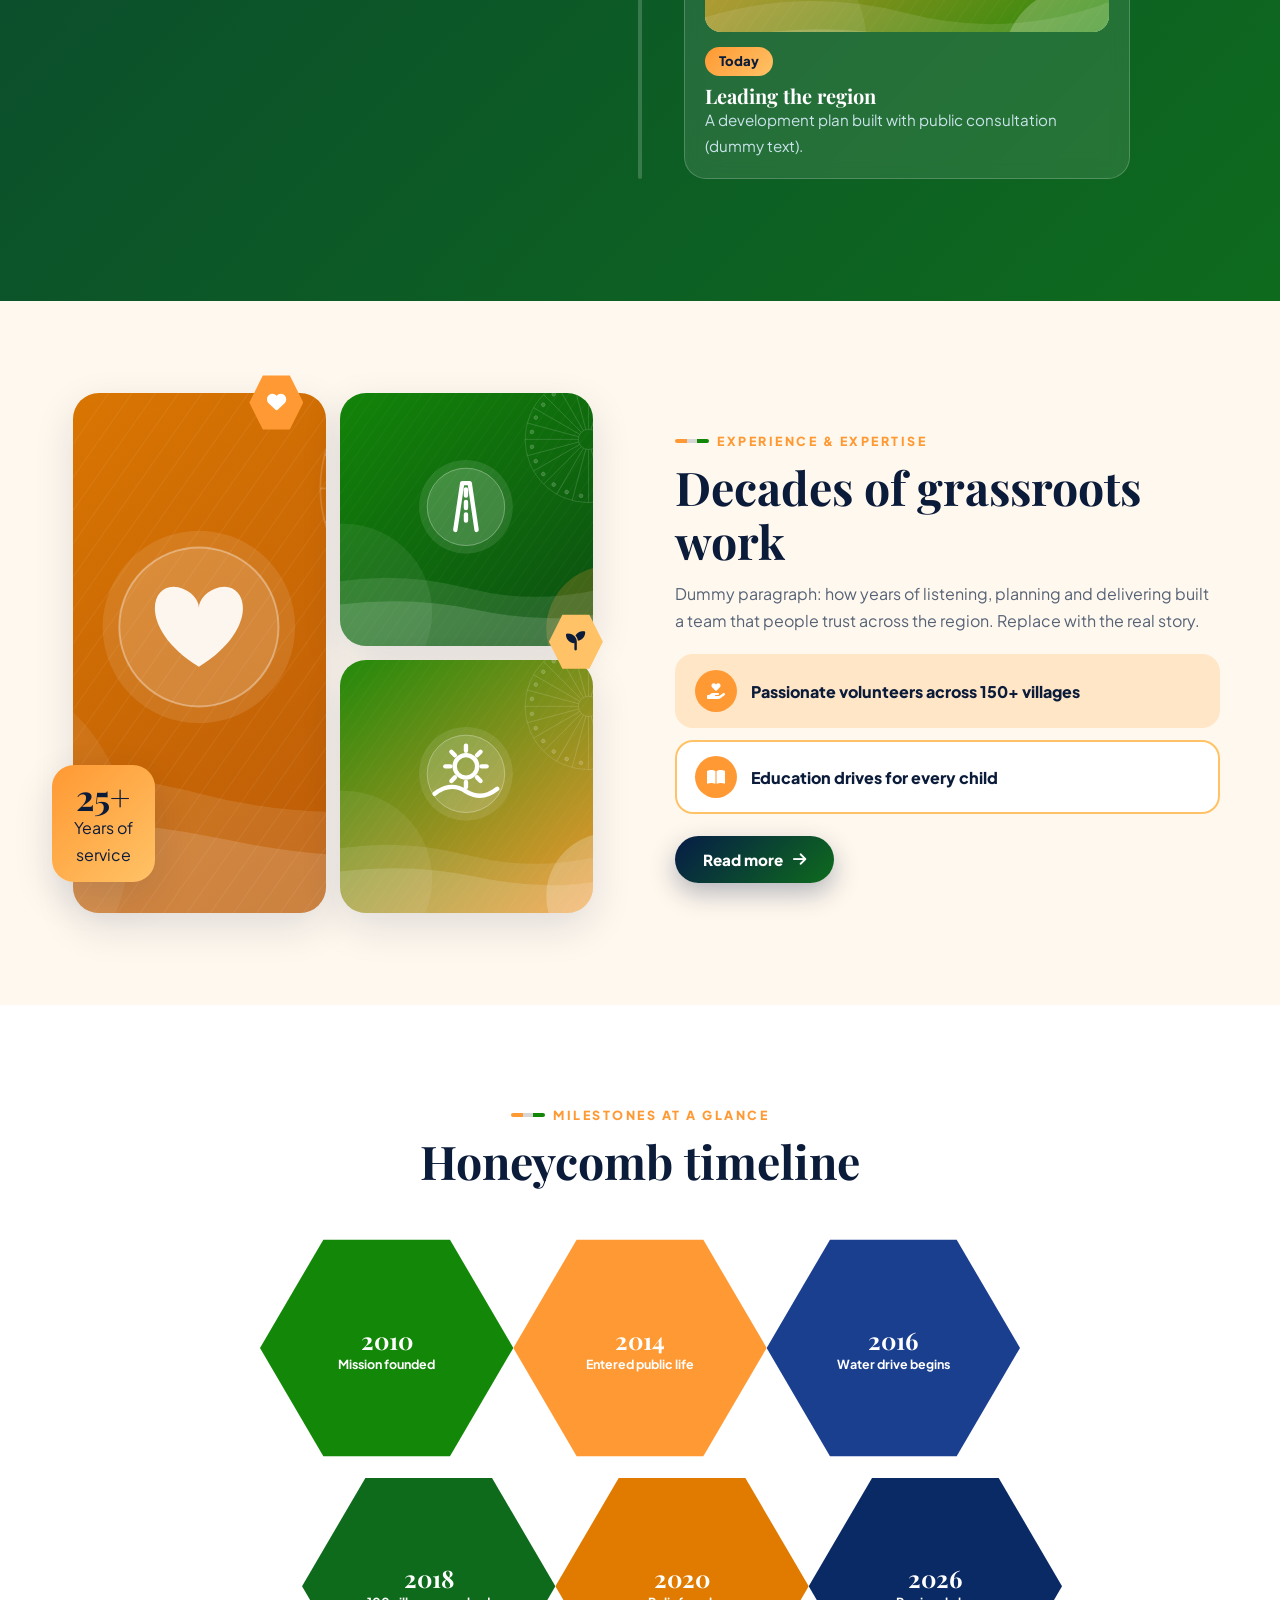
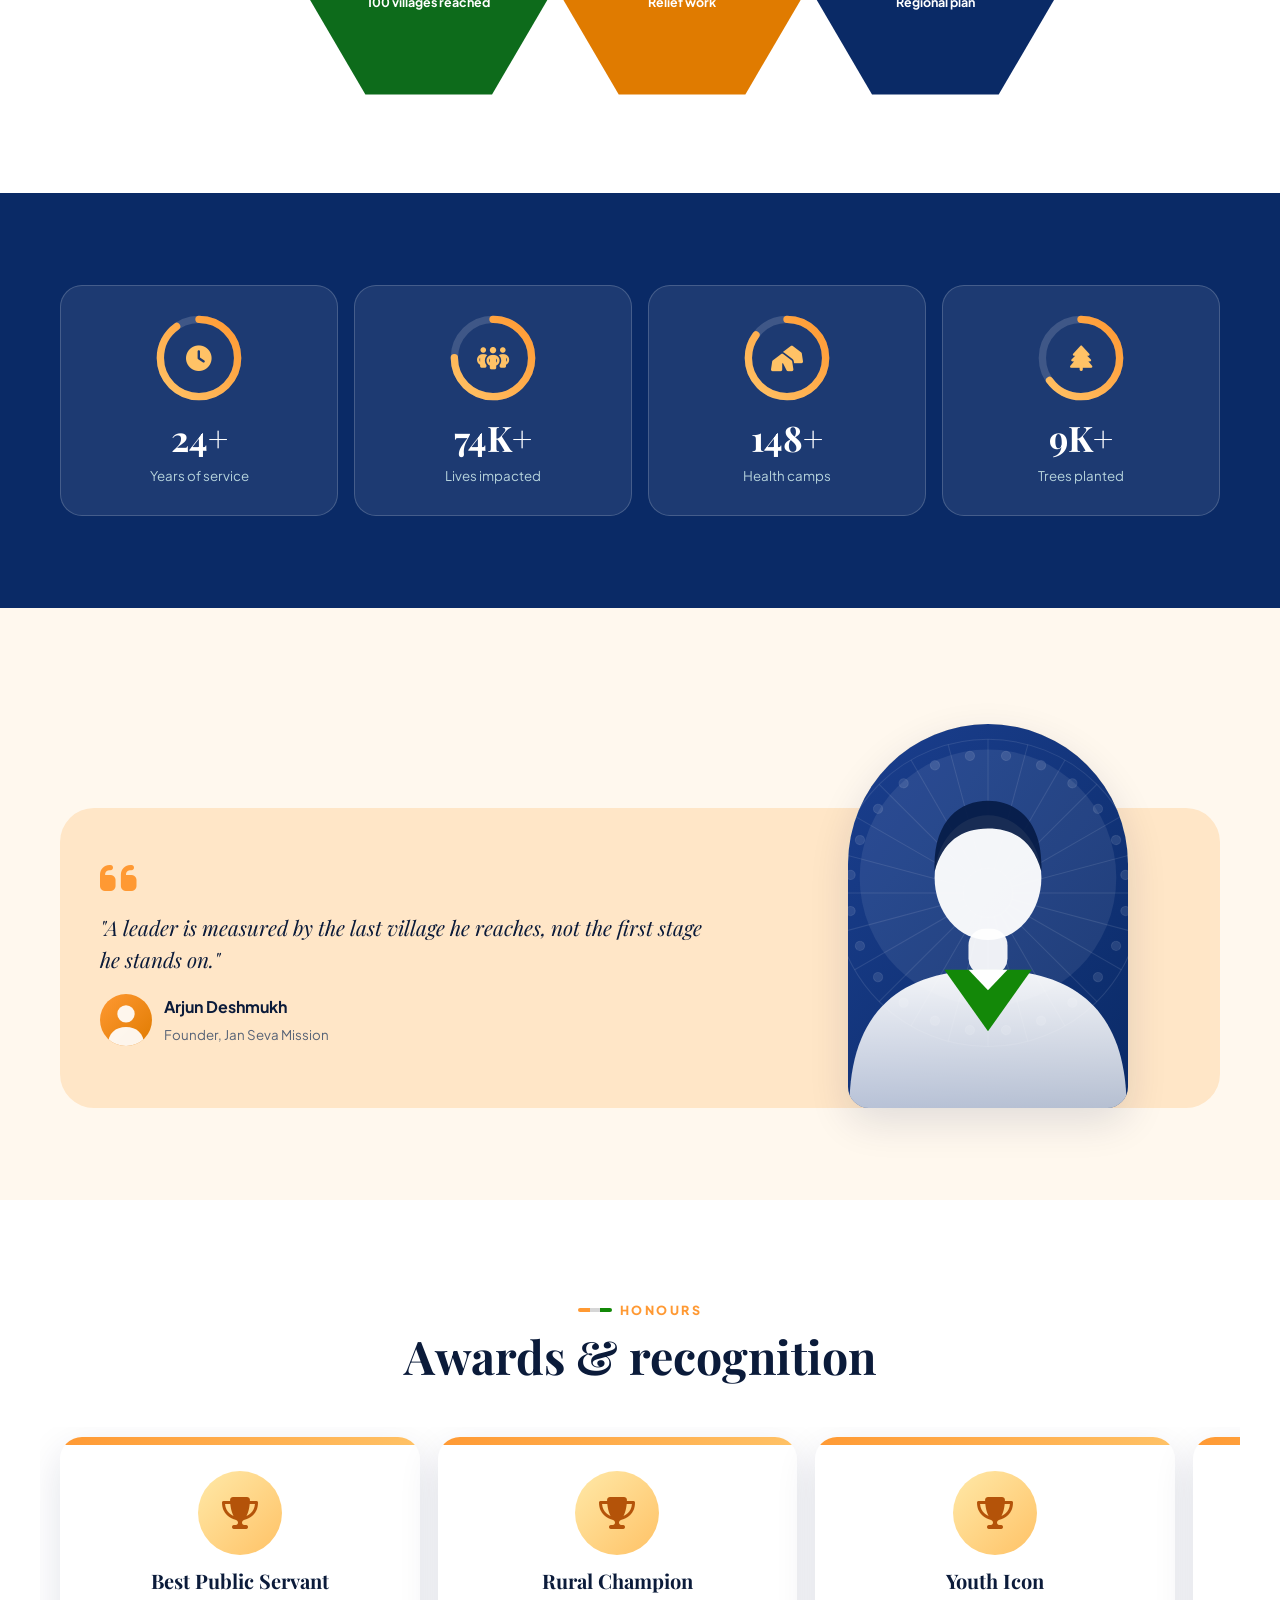
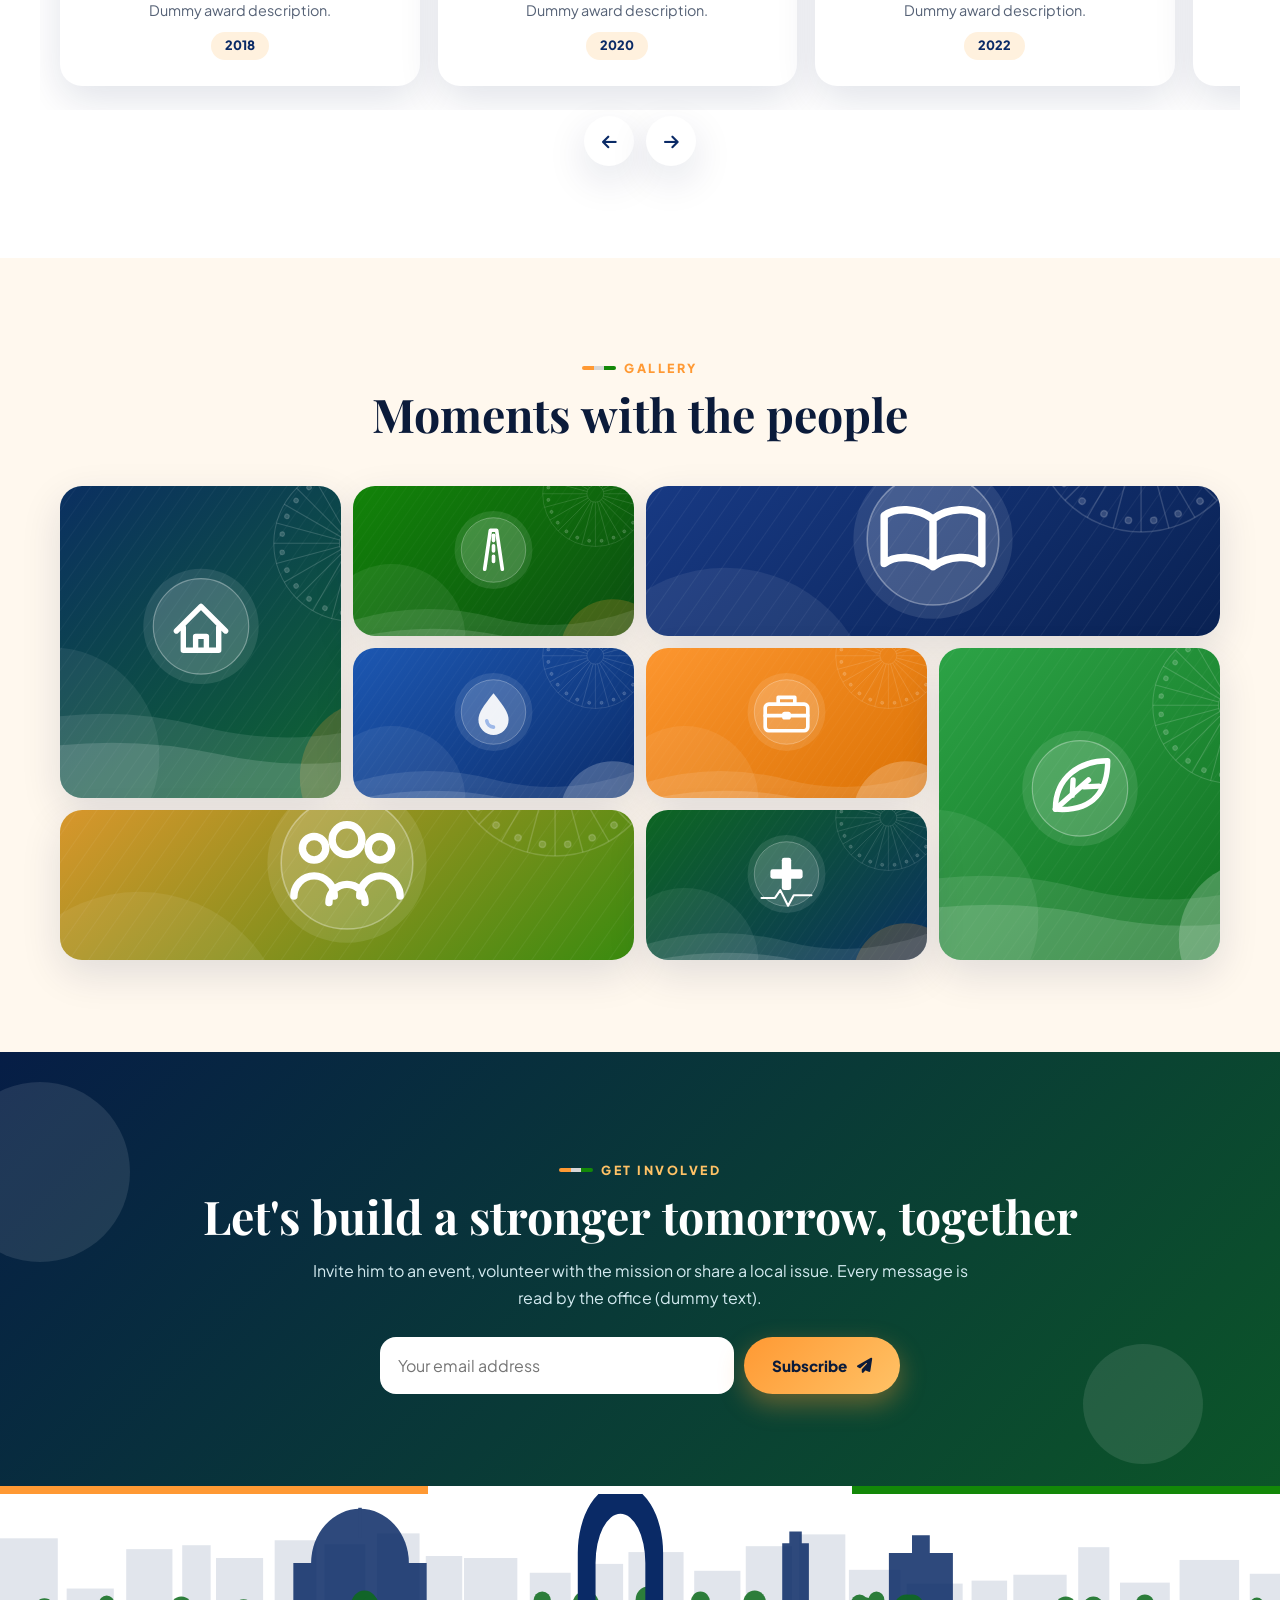
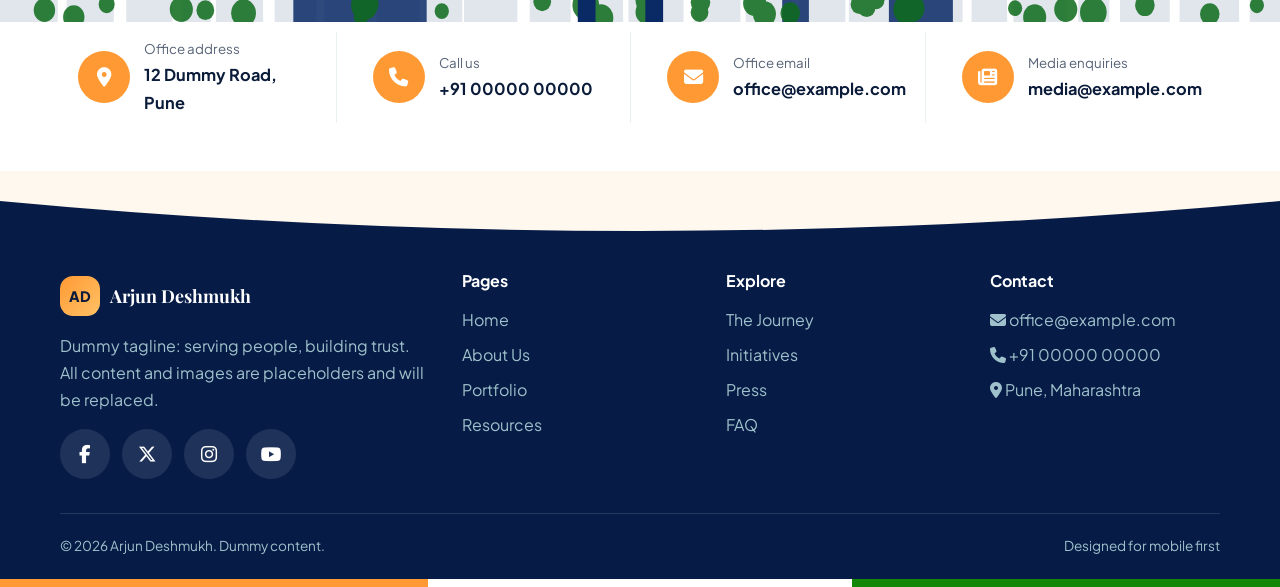
<file: about.html>
<!DOCTYPE html><html lang="en"><head><meta charset="utf-8"><meta name="viewport" content="width=device-width,initial-scale=1,viewport-fit=cover"><meta name="theme-color" content="#061C47"><title>About Us | Arjun Deshmukh</title>
<link rel="preconnect" href="https://fonts.googleapis.com"><link rel="preconnect" href="https://fonts.gstatic.com" crossorigin>
<link href="https://fonts.googleapis.com/css2?family=Caveat:wght@700&family=Playfair+Display:wght@600;700&family=Plus+Jakarta+Sans:wght@400;600;700;800&display=swap" rel="stylesheet">
<link rel="stylesheet" href="https://cdnjs.cloudflare.com/ajax/libs/font-awesome/6.5.1/css/all.min.css"><link rel="stylesheet" href="css/style.css"><link rel="stylesheet" href="css/patterns.css"></head><body>
<svg width="0" height="0" style="position:absolute"><defs><linearGradient id="rgr" x1="0" y1="0" x2="1" y2="1"><stop offset="0" stop-color="#FFC266"/><stop offset="1" stop-color="#FF9933"/></linearGradient></defs></svg>
<div id="ld"><div><div class="ldm">AD</div><b style="font-family:'Playfair Display',serif;font-size:1.3rem">Arjun Deshmukh</b><p style="opacity:.7;margin-top:4px">Loading...</p></div></div>
<header class="hd"><div class="c nv"><a class="logo" href="index.html"><b>AD</b>Arjun Deshmukh</a><nav class="dn"><a href="index.html">Home</a><a href="about.html" class=on>About Us</a><a href="portfolio.html">Portfolio</a><a href="resources.html">Resources</a></nav><a class="btn" href="resources.html#contact">Connect <i class="fas fa-arrow-right"></i></a></div></header>
<nav class="tb"><a href="index.html"><i class="fas fa-house"></i>Home</a><a href="about.html" class=on><i class="fas fa-user"></i>About</a><a href="portfolio.html"><i class="fas fa-briefcase"></i>Portfolio</a><a href="resources.html"><i class="fas fa-folder-open"></i>Resources</a></nav><main>
<section class="hero sm"><div class="chk"></div><div class="mapw"></div><div class="bls"><i></i><i></i><i></i></div><div class="dots2"><i style="left:96%;top:80%;animation-delay:-1s"></i><i style="left:83%;top:60%;animation-delay:-0s"></i><i style="left:24%;top:63%;animation-delay:-2s"></i><i style="left:22%;top:15%;animation-delay:-6s"></i><i style="left:56%;top:45%;animation-delay:-1s"></i><i style="left:61%;top:29%;animation-delay:-4s"></i><i style="left:61%;top:70%;animation-delay:-5s"></i><i style="left:96%;top:48%;animation-delay:-3s"></i><i style="left:38%;top:45%;animation-delay:-3s"></i><i style="left:54%;top:26%;animation-delay:-0s"></i><i style="left:51%;top:76%;animation-delay:-1s"></i><i style="left:83%;top:71%;animation-delay:-6s"></i><i style="left:46%;top:31%;animation-delay:-0s"></i><i style="left:65%;top:42%;animation-delay:-4s"></i></div><div class="c hsl"><div class="hs on"><div class="ht"><div class="bcr"><a href="index.html">Home</a> <span>/</span> <span>About Us</span></div><h1>About Arjun Deshmukh</h1><p class="d">Public servant, educationist and social worker (dummy).</p></div><div class="hp"><div class="dia"><div class="sh1"></div><div class="cc1"><img src="images/leader.svg" alt="Dummy portrait"></div><div class="cc2"><img src="images/p3.svg" alt="Dummy photo"></div><div class="cc3"><img src="images/p6.svg" alt="Dummy photo"></div><span class="hx" style="left:-2%;top:0;background:#138808"><i class="fas fa-leaf"></i></span><span class="hx" style="right:4%;bottom:4%;background:#0A2A66;animation-delay:-2s"><i class="fas fa-book-open"></i></span></div></div></div></div><div class="scl"><svg viewBox="0 0 1440 60" preserveAspectRatio="none"><path d="M0 60V38a30 30 0 0 1 60 0a30 30 0 0 1 60 0a30 30 0 0 1 60 0a30 30 0 0 1 60 0a30 30 0 0 1 60 0a30 30 0 0 1 60 0a30 30 0 0 1 60 0a30 30 0 0 1 60 0a30 30 0 0 1 60 0a30 30 0 0 1 60 0a30 30 0 0 1 60 0a30 30 0 0 1 60 0a30 30 0 0 1 60 0a30 30 0 0 1 60 0a30 30 0 0 1 60 0a30 30 0 0 1 60 0a30 30 0 0 1 60 0a30 30 0 0 1 60 0a30 30 0 0 1 60 0a30 30 0 0 1 60 0a30 30 0 0 1 60 0a30 30 0 0 1 60 0a30 30 0 0 1 60 0a30 30 0 0 1 60 0V60Z" fill="#FFF8EE"/></svg></div></section>
<section><div class="c"><div class="sp2"><div class="blobp rv l"><img src="images/p1.svg" alt="Dummy photo"><span class="pl2"><i class="fas fa-plus"></i></span><div class="cm"><i class="fas fa-heart"></i><span>Your voice<br>Our commitment</span></div></div><div class="rv r"><span class="kick">About the leader</span><h2 class="sp">Trusted by villages, built on service</h2><p style="color:var(--mut);margin:12px 0">Dummy biography: from neighbourhood volunteer to a trusted voice for communities. Replace with the real story, in warm and simple words.</p><p style="color:var(--mut);margin-bottom:18px">Dummy second paragraph: focus on health, learning, clean water and a greener region for every family.</p><div style="display:flex;gap:14px;align-items:center;flex-wrap:wrap"><img src="images/a2.svg" alt="" style="width:56px;height:56px;border-radius:50%"><div><b>Arjun Deshmukh</b><br><small style="color:var(--mut)">Founder, Jan Seva Mission</small></div><span class="sig">Arjun</span></div><div style="margin-top:22px"><a class="btn" href="about.html">Full biography <i class="fas fa-arrow-right"></i></a></div></div></div></div></section>
<section style="background:#fff"><div class="c"><div class="svc"><div class="rv l"><span class="kick">What he does</span><h2 class="sp">Services that reach every family</h2><p style="color:var(--mut);margin:12px 0 20px">Dummy text describing the programmes run by the mission, kept short and friendly.</p><a class="btn" href="portfolio.html">See initiatives <i class="fas fa-arrow-right"></i></a></div><div class="cut2 rv z"><div class="frm"><img src="images/leader2.svg" alt="Dummy portrait"></div></div><div class="svl"><div class="sri rv r" style="--d:0.0s"><i class="fas fa-heart-pulse"></i><div><b>Primary healthcare</b><small>Free camps and check-ups</small></div></div><div class="sri rv r" style="--d:0.08s"><i class="fas fa-graduation-cap"></i><div><b>Education support</b><small>Scholarships, learning kits</small></div></div><div class="sri rv r" style="--d:0.16s"><i class="fas fa-droplet"></i><div><b>Clean water</b><small>Wells and pipelines</small></div></div><div class="sri rv r" style="--d:0.24s"><i class="fas fa-seedling"></i><div><b>Environment</b><small>Plantation and clean-ups</small></div></div><div class="sri rv r" style="--d:0.32s"><i class="fas fa-shield-heart"></i><div><b>Emergency relief</b><small>Rapid response teams</small></div></div></div></div></div></section>
<section class="jn" id="journey"><div class="c"><div class="sh "><span class="kick">Milestones</span><h2 class="sp">The journey so far</h2><p class="rv">Scroll to follow the path.</p></div><div class="tl"><div class="fill"></div><div class="ti rv l"><img src="images/p1.svg" alt="Dummy milestone photo"><div><span class="yr">Early 1990s</span><h3>Community service begins</h3><p>Started with neighbourhood clean-ups, study circles and local volunteer groups.</p></div></div><div class="ti rv r"><img src="images/p2.svg" alt="Dummy milestone photo"><div><span class="yr">2000s</span><h3>Programmes expand</h3><p>Health, education and environment drives spread across the district.</p></div></div><div class="ti rv l"><img src="images/p3.svg" alt="Dummy milestone photo"><div><span class="yr">2010</span><h3>Jan Seva Mission founded</h3><p>Two decades of work became a registered non-profit institution.</p></div></div><div class="ti rv r"><img src="images/p4.svg" alt="Dummy milestone photo"><div><span class="yr">2014</span><h3>Entered public life</h3><p>Took on political responsibility, carrying the same grassroots approach.</p></div></div><div class="ti rv l"><img src="images/p5.svg" alt="Dummy milestone photo"><div><span class="yr">2018</span><h3>Water for 100 villages</h3><p>A dummy milestone: pipelines and wells reaching dry villages.</p></div></div><div class="ti rv r"><img src="images/p6.svg" alt="Dummy milestone photo"><div><span class="yr">2020</span><h3>Relief during crisis</h3><p>Food, oxygen and medicine for thousands of families in lockdown.</p></div></div><div class="ti rv l"><img src="images/p7.svg" alt="Dummy milestone photo"><div><span class="yr">Today</span><h3>Leading the region</h3><p>A development plan built with public consultation (dummy text).</p></div></div></div></div></section>
<section><div class="c"><div class="sp2"><div class="xc rv l"><img class="a" src="images/p9.svg" alt="Dummy photo"><img class="b" src="images/p2.svg" alt="Dummy photo"><img class="c2" src="images/p10.svg" alt="Dummy photo"><div class="badge"><b>25+</b>Years of<br>service</div><span class="hx h1"><i class="fas fa-seedling"></i></span><span class="hx h2"><i class="fas fa-heart"></i></span></div><div class="rv r"><span class="kick">Experience &amp; expertise</span><h2 class="sp">Decades of grassroots work</h2><p style="color:var(--mut);margin:12px 0 20px">Dummy paragraph: how years of listening, planning and delivering built a team that people trust across the region. Replace with the real story.</p><div class="hl2"><i class="fas fa-hand-holding-heart"></i>Passionate volunteers across 150+ villages</div><div class="hl2 o"><i class="fas fa-book-open"></i>Education drives for every child</div><a class="btn t" style="margin-top:10px" href="about.html">Read more <i class="fas fa-arrow-right"></i></a></div></div></div></section>
<section style="background:#fff"><div class="c"><div class="sh "><span class="kick">Milestones at a glance</span><h2 class="sp">Honeycomb timeline</h2></div><div class="hxg"><div class="hxc rv z" style="--hc:#138808;--d:0.0s"><b>2010</b><span>Mission founded</span></div><div class="hxc rv z" style="--hc:#FF9933;--d:0.08s"><b>2014</b><span>Entered public life</span></div><div class="hxc rv z" style="--hc:#1B3F8F;--d:0.16s"><b>2016</b><span>Water drive begins</span></div><div class="hxc rv z" style="--hc:#0D6B1B;--d:0.24s"><b>2018</b><span>100 villages reached</span></div><div class="hxc rv z" style="--hc:#E07B00;--d:0.32s"><b>2020</b><span>Relief work</span></div><div class="hxc rv z" style="--hc:#0A2A66;--d:0.4s"><b>2026</b><span>Regional plan</span></div></div></div></section>
<section class="stt"><div class="c"><div class="sg"><div class="rv z" style="--d:0.0s"><div class="rg"><svg viewBox="0 0 100 100"><circle class="bg" cx="50" cy="50" r="42"/><circle class="fg" cx="50" cy="50" r="42" data-ring="90"/></svg><i class="fas fa-clock"></i></div><b data-n="25" data-s="+">0</b><small>Years of service</small></div><div class="rv z" style="--d:0.1s"><div class="rg"><svg viewBox="0 0 100 100"><circle class="bg" cx="50" cy="50" r="42"/><circle class="fg" cx="50" cy="50" r="42" data-ring="75"/></svg><i class="fas fa-people-group"></i></div><b data-n="75" data-s="K+">0</b><small>Lives impacted</small></div><div class="rv z" style="--d:0.2s"><div class="rg"><svg viewBox="0 0 100 100"><circle class="bg" cx="50" cy="50" r="42"/><circle class="fg" cx="50" cy="50" r="42" data-ring="85"/></svg><i class="fas fa-tents"></i></div><b data-n="150" data-s="+">0</b><small>Health camps</small></div><div class="rv z" style="--d:0.30000000000000004s"><div class="rg"><svg viewBox="0 0 100 100"><circle class="bg" cx="50" cy="50" r="42"/><circle class="fg" cx="50" cy="50" r="42" data-ring="65"/></svg><i class="fas fa-tree"></i></div><b data-n="10" data-s="K+">0</b><small>Trees planted</small></div></div></div></section>
<section style="padding-top:110px"><div class="c"><div class="qcd rv"><div class="tx"><i class="fas fa-quote-left"></i><p>"A leader is measured by the last village he reaches, not the first stage he stands on."</p><div class="au"><img src="images/a1.svg" alt=""><div><b>Arjun Deshmukh</b><br><small style="color:var(--mut)">Founder, Jan Seva Mission</small></div></div></div><div class="pt"><div class="frm"><img src="images/leader2.svg" alt="Dummy portrait"></div></div></div></div></section>
<section style="background:#fff"><div class="c"><div class="sh "><span class="kick">Honours</span><h2 class="sp">Awards &amp; recognition</h2></div><div class="cw " data-auto="5000"><div class="sc"><div class="aw"><div class="tr"><i class="fas fa-trophy"></i></div><h3>Best Public Servant</h3><p>Dummy award description.</p><span class="y">2018</span></div><div class="aw"><div class="tr"><i class="fas fa-trophy"></i></div><h3>Rural Champion</h3><p>Dummy award description.</p><span class="y">2020</span></div><div class="aw"><div class="tr"><i class="fas fa-trophy"></i></div><h3>Youth Icon</h3><p>Dummy award description.</p><span class="y">2022</span></div><div class="aw"><div class="tr"><i class="fas fa-trophy"></i></div><h3>Green Leader</h3><p>Dummy award description.</p><span class="y">2024</span></div><div class="aw"><div class="tr"><i class="fas fa-trophy"></i></div><h3>Humanitarian Honour</h3><p>Dummy award description.</p><span class="y">2025</span></div></div><div class="cc"><button aria-label="Previous"><i class="fas fa-arrow-left"></i></button><button aria-label="Next"><i class="fas fa-arrow-right"></i></button></div></div></div></section>
<section><div class="c"><div class="sh "><span class="kick">Gallery</span><h2 class="sp">Moments with the people</h2></div><div class="mos"><figure class="t"><img src="images/p1.svg" alt="Dummy photo 1"></figure><figure class=""><img src="images/p2.svg" alt="Dummy photo 2"></figure><figure class="w"><img src="images/p3.svg" alt="Dummy photo 3"></figure><figure class=""><img src="images/p4.svg" alt="Dummy photo 4"></figure><figure class=""><img src="images/p5.svg" alt="Dummy photo 5"></figure><figure class="t"><img src="images/p6.svg" alt="Dummy photo 6"></figure><figure class="w"><img src="images/p7.svg" alt="Dummy photo 7"></figure><figure class=""><img src="images/p8.svg" alt="Dummy photo 8"></figure></div></div></section>
<section class="cta"><div class="bgi"><img data-p="-.1" src="images/bg-cta.svg" alt=""></div><div class="bub" style="width:180px;height:180px;left:-50px;top:30px"></div><div class="bub" style="width:120px;height:120px;right:6%;bottom:30px;animation-delay:-3s"></div><div class="c"><span class="kick" style="justify-content:center;color:var(--gold)">Get involved</span><h2 class="sp">Let's build a stronger tomorrow, together</h2><p class="rv">Invite him to an event, volunteer with the mission or share a local issue. Every message is read by the office (dummy text).</p><form class="sub rv" onsubmit="return false"><input type="email" placeholder="Your email address" required><button class="btn" type="submit">Subscribe <i class="fas fa-paper-plane"></i></button></form></div></section></main><div class="sky"><svg viewBox="0 0 1440 130" preserveAspectRatio="none"><rect x="0" y="45" width="65" height="85" fill="#0A2A66" opacity=".12"/><rect x="75" y="96" width="53" height="34" fill="#0A2A66" opacity=".12"/><rect x="142" y="56" width="52" height="74" fill="#0A2A66" opacity=".12"/><rect x="205" y="52" width="32" height="78" fill="#0A2A66" opacity=".12"/><rect x="243" y="65" width="53" height="65" fill="#0A2A66" opacity=".12"/><rect x="309" y="47" width="47" height="83" fill="#0A2A66" opacity=".12"/><rect x="365" y="51" width="46" height="79" fill="#0A2A66" opacity=".12"/><rect x="424" y="40" width="48" height="90" fill="#0A2A66" opacity=".12"/><rect x="479" y="63" width="41" height="67" fill="#0A2A66" opacity=".12"/><rect x="522" y="65" width="60" height="65" fill="#0A2A66" opacity=".12"/><rect x="596" y="80" width="46" height="50" fill="#0A2A66" opacity=".12"/><rect x="654" y="71" width="47" height="59" fill="#0A2A66" opacity=".12"/><rect x="707" y="59" width="62" height="71" fill="#0A2A66" opacity=".12"/><rect x="781" y="78" width="52" height="52" fill="#0A2A66" opacity=".12"/><rect x="839" y="53" width="52" height="77" fill="#0A2A66" opacity=".12"/><rect x="899" y="41" width="52" height="89" fill="#0A2A66" opacity=".12"/><rect x="955" y="77" width="58" height="53" fill="#0A2A66" opacity=".12"/><rect x="1020" y="91" width="63" height="39" fill="#0A2A66" opacity=".12"/><rect x="1093" y="88" width="40" height="42" fill="#0A2A66" opacity=".12"/><rect x="1140" y="82" width="60" height="48" fill="#0A2A66" opacity=".12"/><rect x="1213" y="54" width="35" height="76" fill="#0A2A66" opacity=".12"/><rect x="1260" y="90" width="56" height="40" fill="#0A2A66" opacity=".12"/><rect x="1327" y="67" width="67" height="63" fill="#0A2A66" opacity=".12"/><rect x="1406" y="81" width="56" height="49" fill="#0A2A66" opacity=".12"/><g fill="#0A2A66" opacity=".85"><path d="M330 130v-60h150v60z"/><path d="M350 70a55 55 0 01110 0z"/><rect x="403" y="14" width="4" height="30"/><path d="M880 130V50h8v-12h14v12h8v80z"/><path d="M1000 130v-70h26v-18h20v18h26v70z"/></g><g fill="#0D6B1B" opacity=".85"><circle cx="1142" cy="116" r="8"/><circle cx="410" cy="113" r="15"/><circle cx="1288" cy="113" r="11"/><circle cx="1414" cy="113" r="8"/><circle cx="975" cy="115" r="10"/><circle cx="120" cy="112" r="9"/><circle cx="659" cy="113" r="15"/><circle cx="406" cy="125" r="8"/><circle cx="860" cy="122" r="13"/><circle cx="788" cy="110" r="11"/><circle cx="497" cy="119" r="8"/><circle cx="727" cy="120" r="12"/><circle cx="849" cy="111" r="13"/><circle cx="83" cy="125" r="12"/><circle cx="204" cy="117" r="13"/><circle cx="1199" cy="117" r="13"/><circle cx="274" cy="121" r="14"/><circle cx="1164" cy="125" r="13"/><circle cx="967" cy="112" r="10"/><circle cx="1230" cy="120" r="15"/><circle cx="417" cy="112" r="9"/><circle cx="729" cy="108" r="14"/><circle cx="231" cy="118" r="10"/><circle cx="676" cy="126" r="14"/><circle cx="889" cy="121" r="11"/><circle cx="1020" cy="117" r="15"/><circle cx="787" cy="120" r="10"/><circle cx="1230" cy="116" r="12"/><circle cx="1026" cy="116" r="14"/><circle cx="50" cy="118" r="12"/><circle cx="1017" cy="117" r="10"/><circle cx="986" cy="108" r="9"/><circle cx="1361" cy="122" r="11"/><circle cx="610" cy="109" r="10"/></g><path d="M650 130v-70a48 70 0 0196 0v70h-20v-60a28 50 0 00-56 0v60z" fill="#0A2A66"/></svg></div><section class="cst"><div class="c"><div class="g4"><div class="it rv" style="--d:0.0s"><i class="fas fa-location-dot"></i><div><small>Office address</small><b>12 Dummy Road, Pune</b></div></div><div class="it rv" style="--d:0.08s"><i class="fas fa-phone"></i><div><small>Call us</small><b>+91 00000 00000</b></div></div><div class="it rv" style="--d:0.16s"><i class="fas fa-envelope"></i><div><small>Office email</small><b>office@example.com</b></div></div><div class="it rv" style="--d:0.24s"><i class="fas fa-newspaper"></i><div><small>Media enquiries</small><b>media@example.com</b></div></div></div></div></section><footer><div class="tp"><svg viewBox="0 0 1440 60" preserveAspectRatio="none"><path d="M0 0H1440V30Q720 90 0 30Z" fill="#FFF8EE"/></svg></div><div class="c"><div class="fg2"><div><a class="logo" href="index.html"><b>AD</b>Arjun Deshmukh</a><p>Dummy tagline: serving people, building trust. All content and images are placeholders and will be replaced.</p><div class="so" style="margin-top:16px"><a href="#" aria-label="Facebook"><i class="fab fa-facebook-f"></i></a><a href="#" aria-label="X"><i class="fab fa-x-twitter"></i></a><a href="#" aria-label="Instagram"><i class="fab fa-instagram"></i></a><a href="#" aria-label="YouTube"><i class="fab fa-youtube"></i></a></div></div><div><h4>Pages</h4><a href="index.html">Home</a><a href="about.html">About Us</a><a href="portfolio.html">Portfolio</a><a href="resources.html">Resources</a></div><div><h4>Explore</h4><a href="about.html#journey">The Journey</a><a href="portfolio.html">Initiatives</a><a href="resources.html#press">Press</a><a href="resources.html#faq">FAQ</a></div><div><h4>Contact</h4><a href="#"><i class="fas fa-envelope"></i> office@example.com</a><a href="#"><i class="fas fa-phone"></i> +91 00000 00000</a><a href="#"><i class="fas fa-location-dot"></i> Pune, Maharashtra</a></div></div><div class="cp"><span>&copy; 2026 Arjun Deshmukh. Dummy content.</span><span>Designed for mobile first</span></div></div></footer><script src="js/main.js"></script></body></html>
</file>
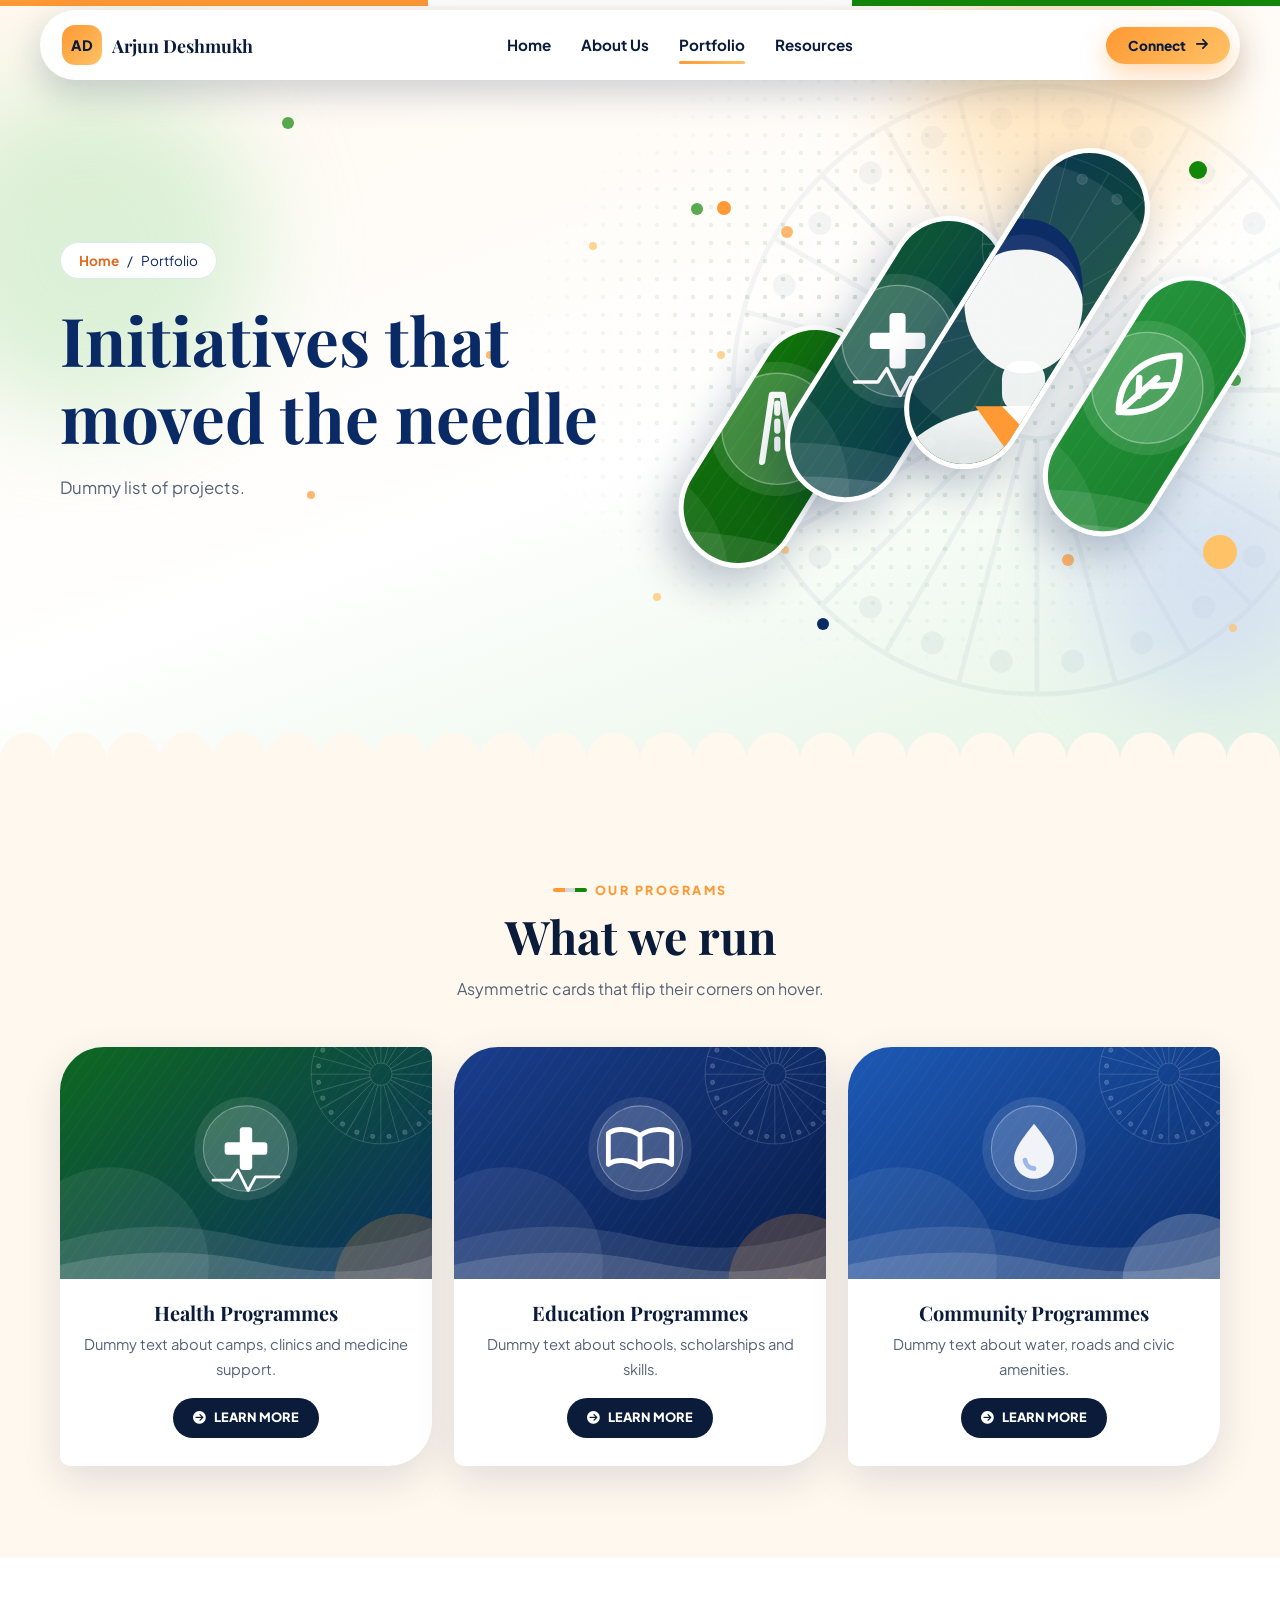
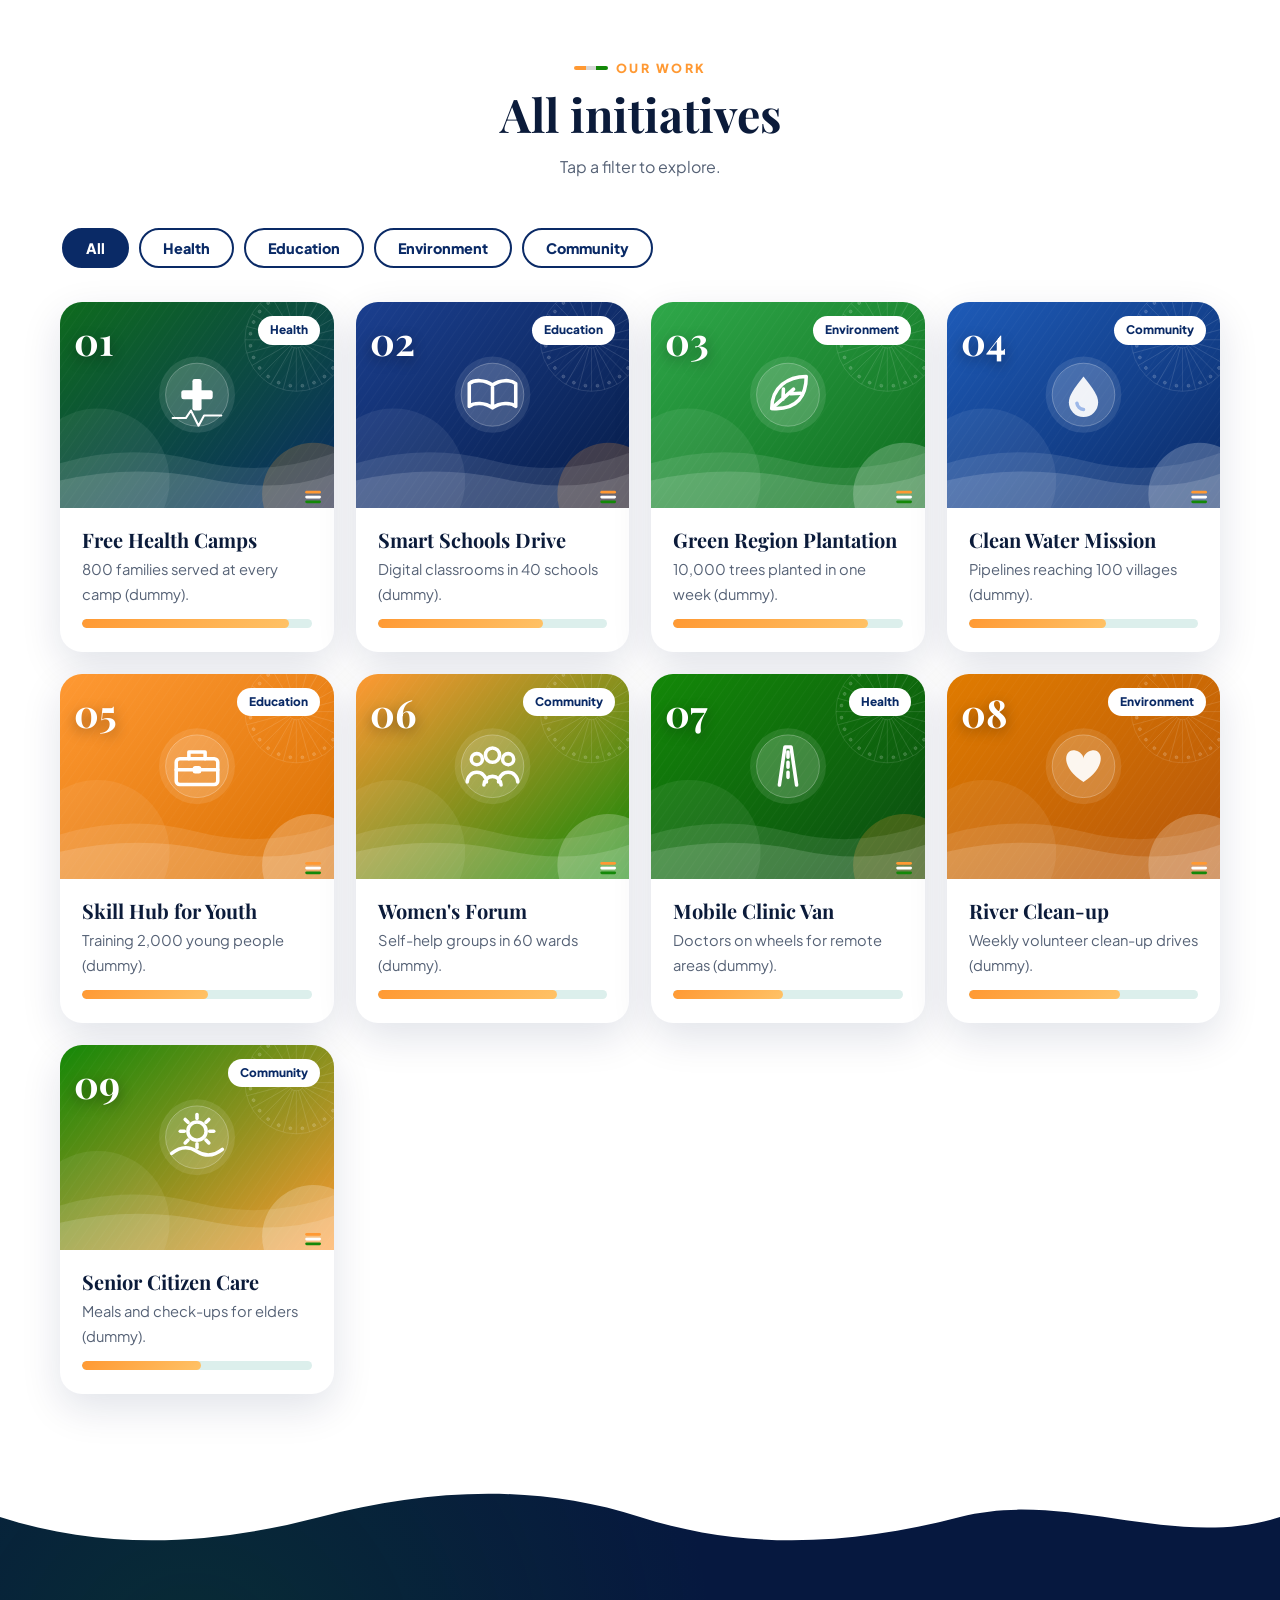
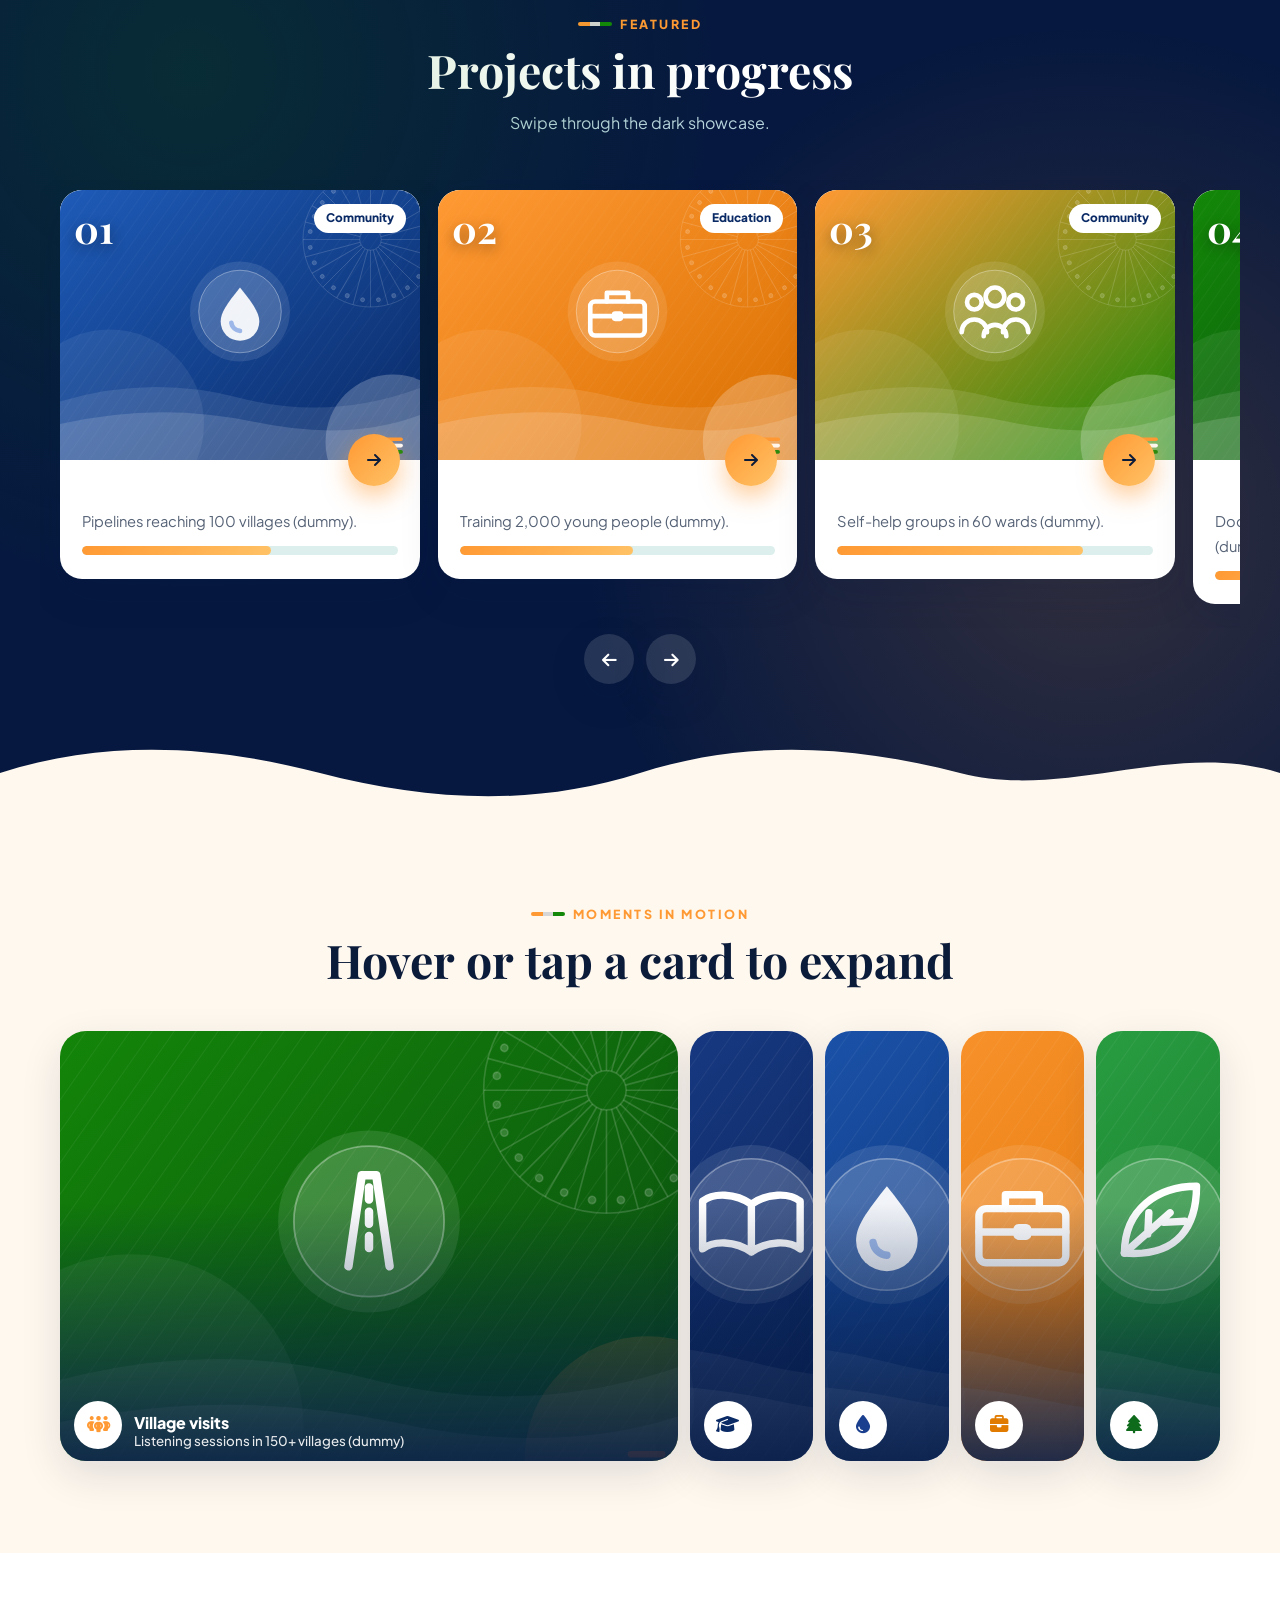
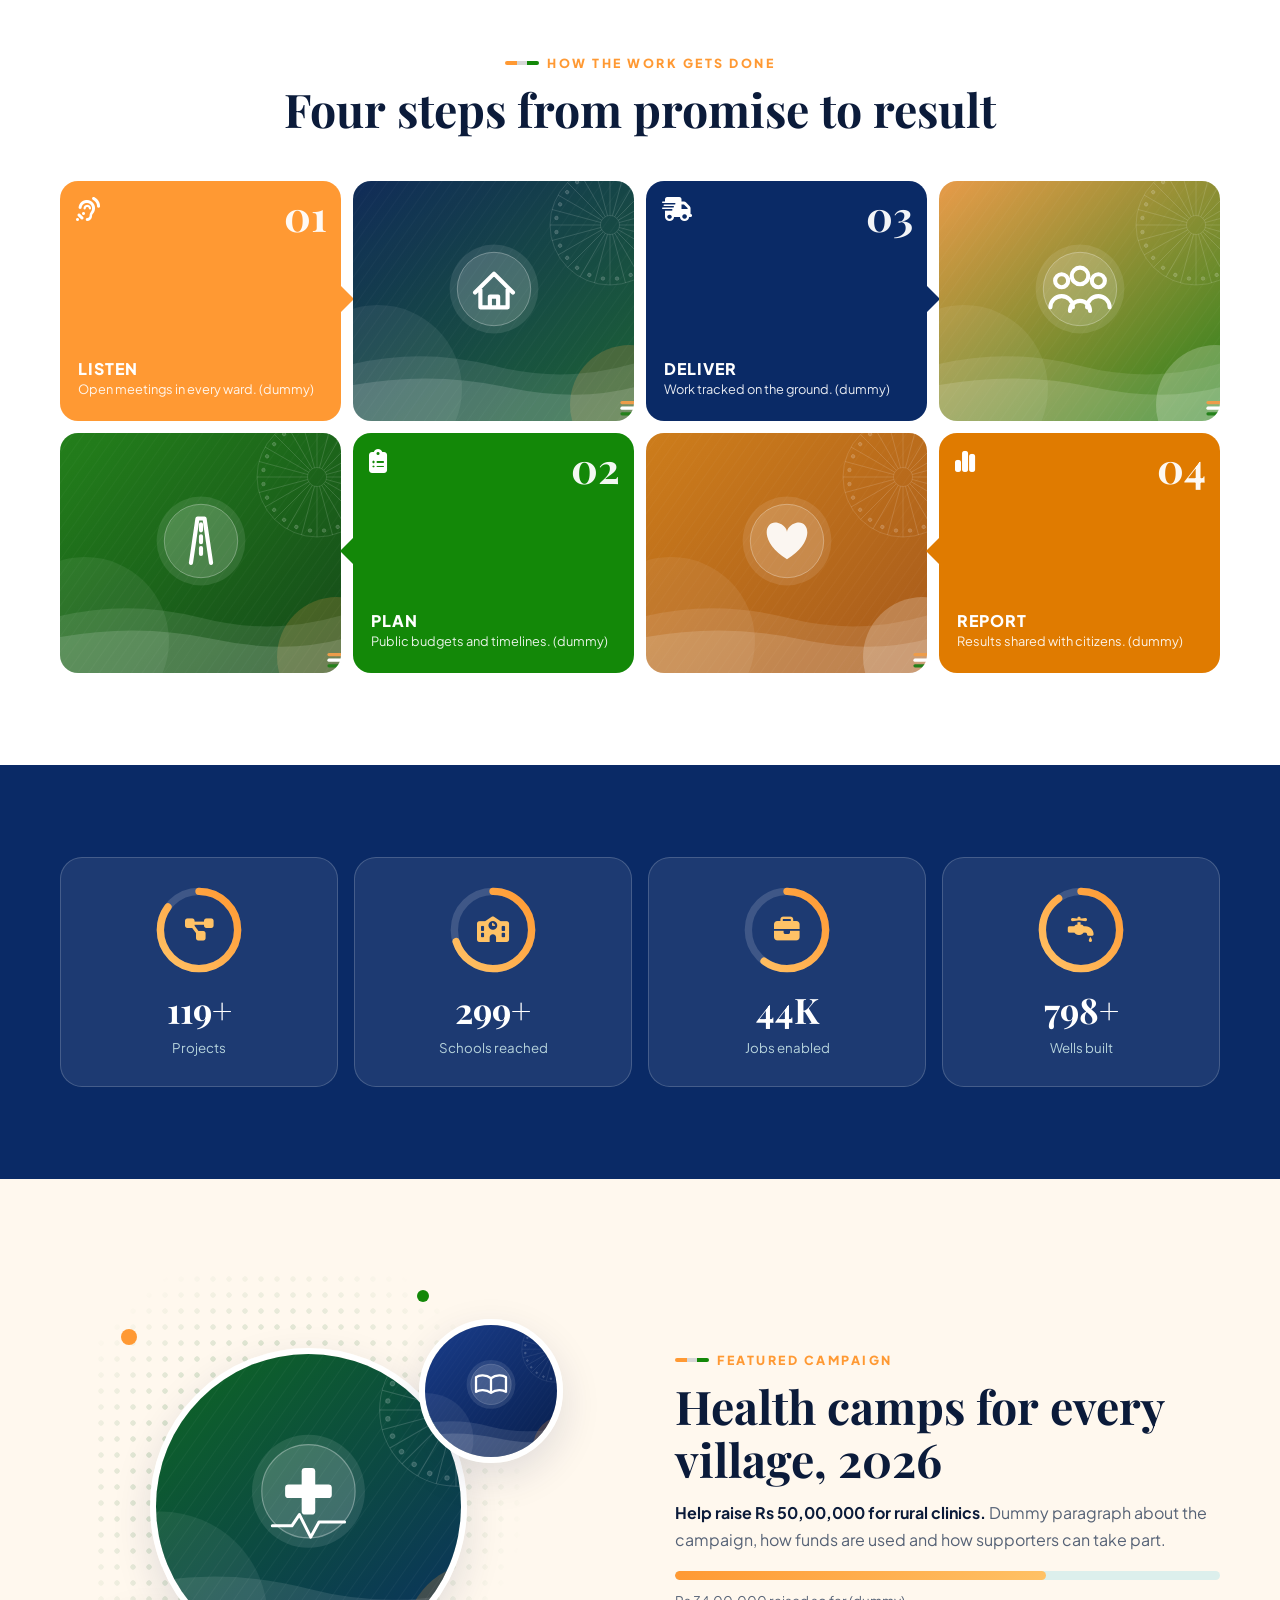
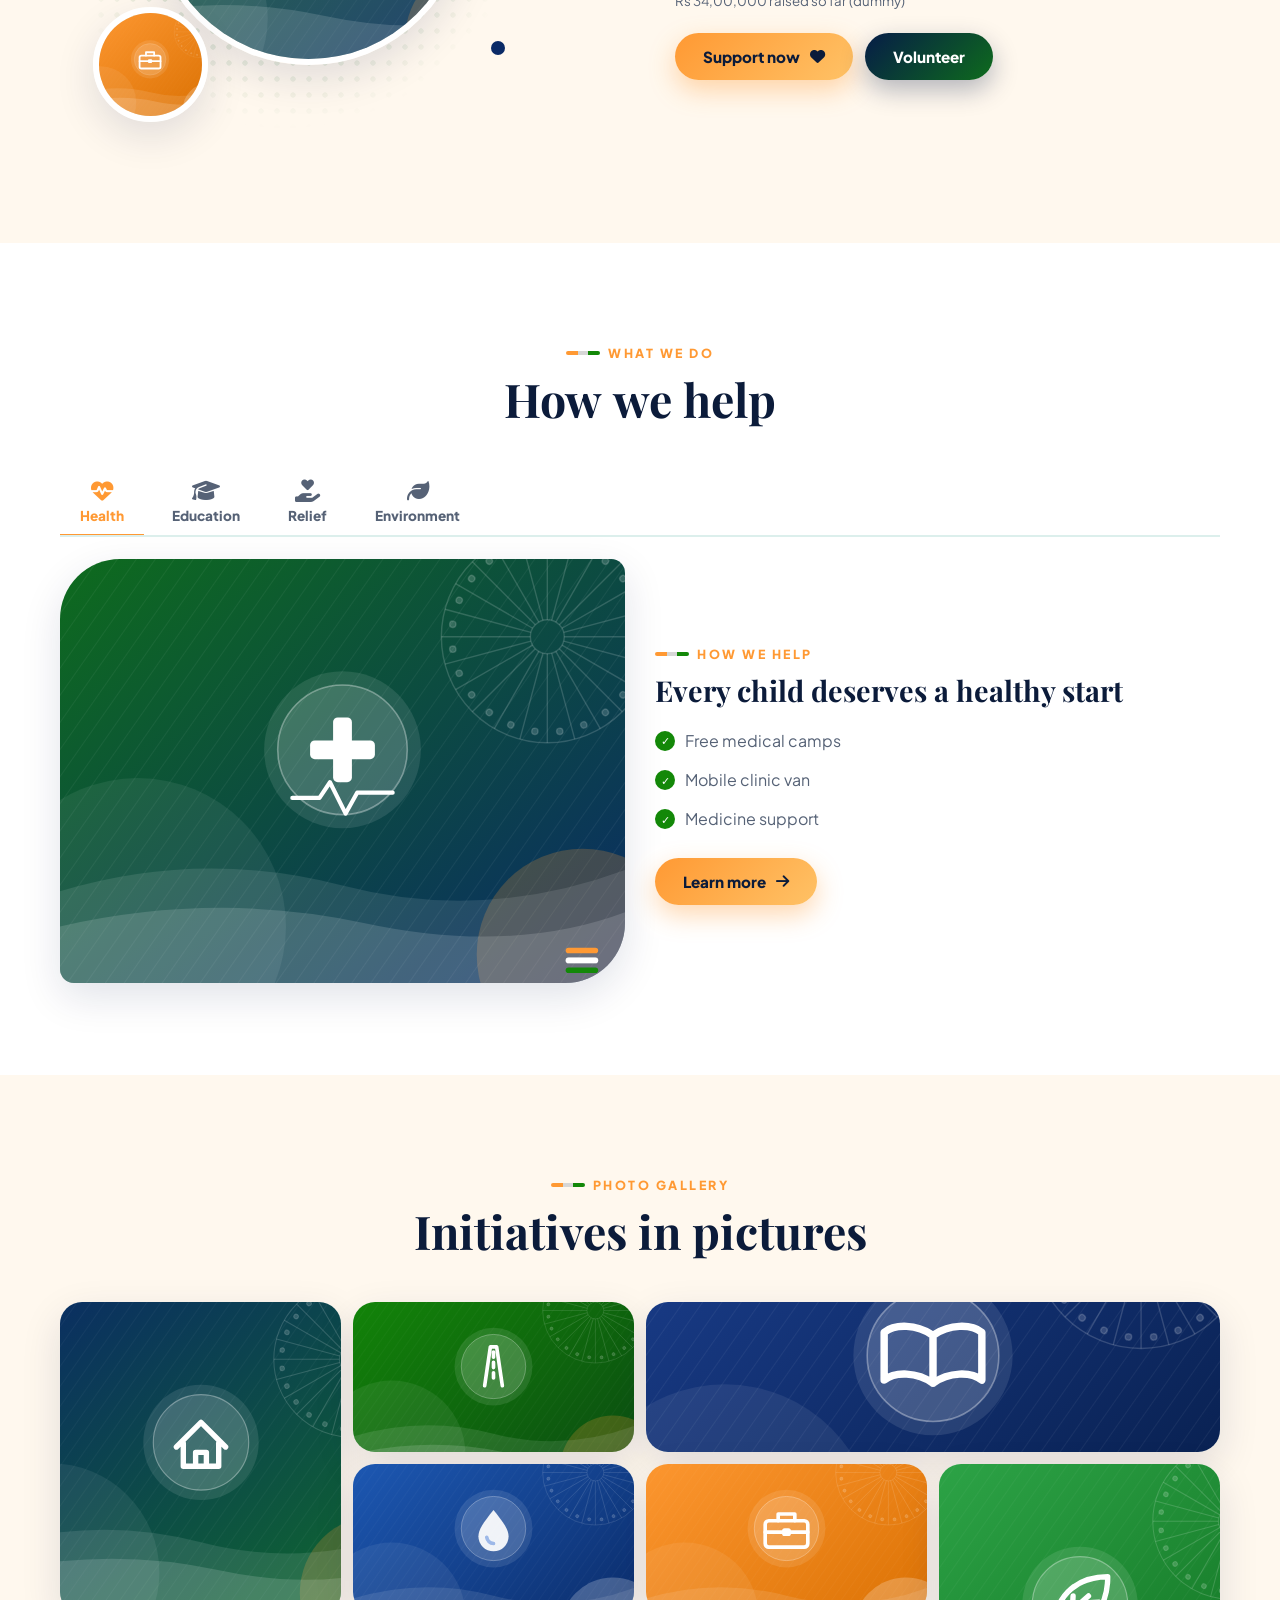
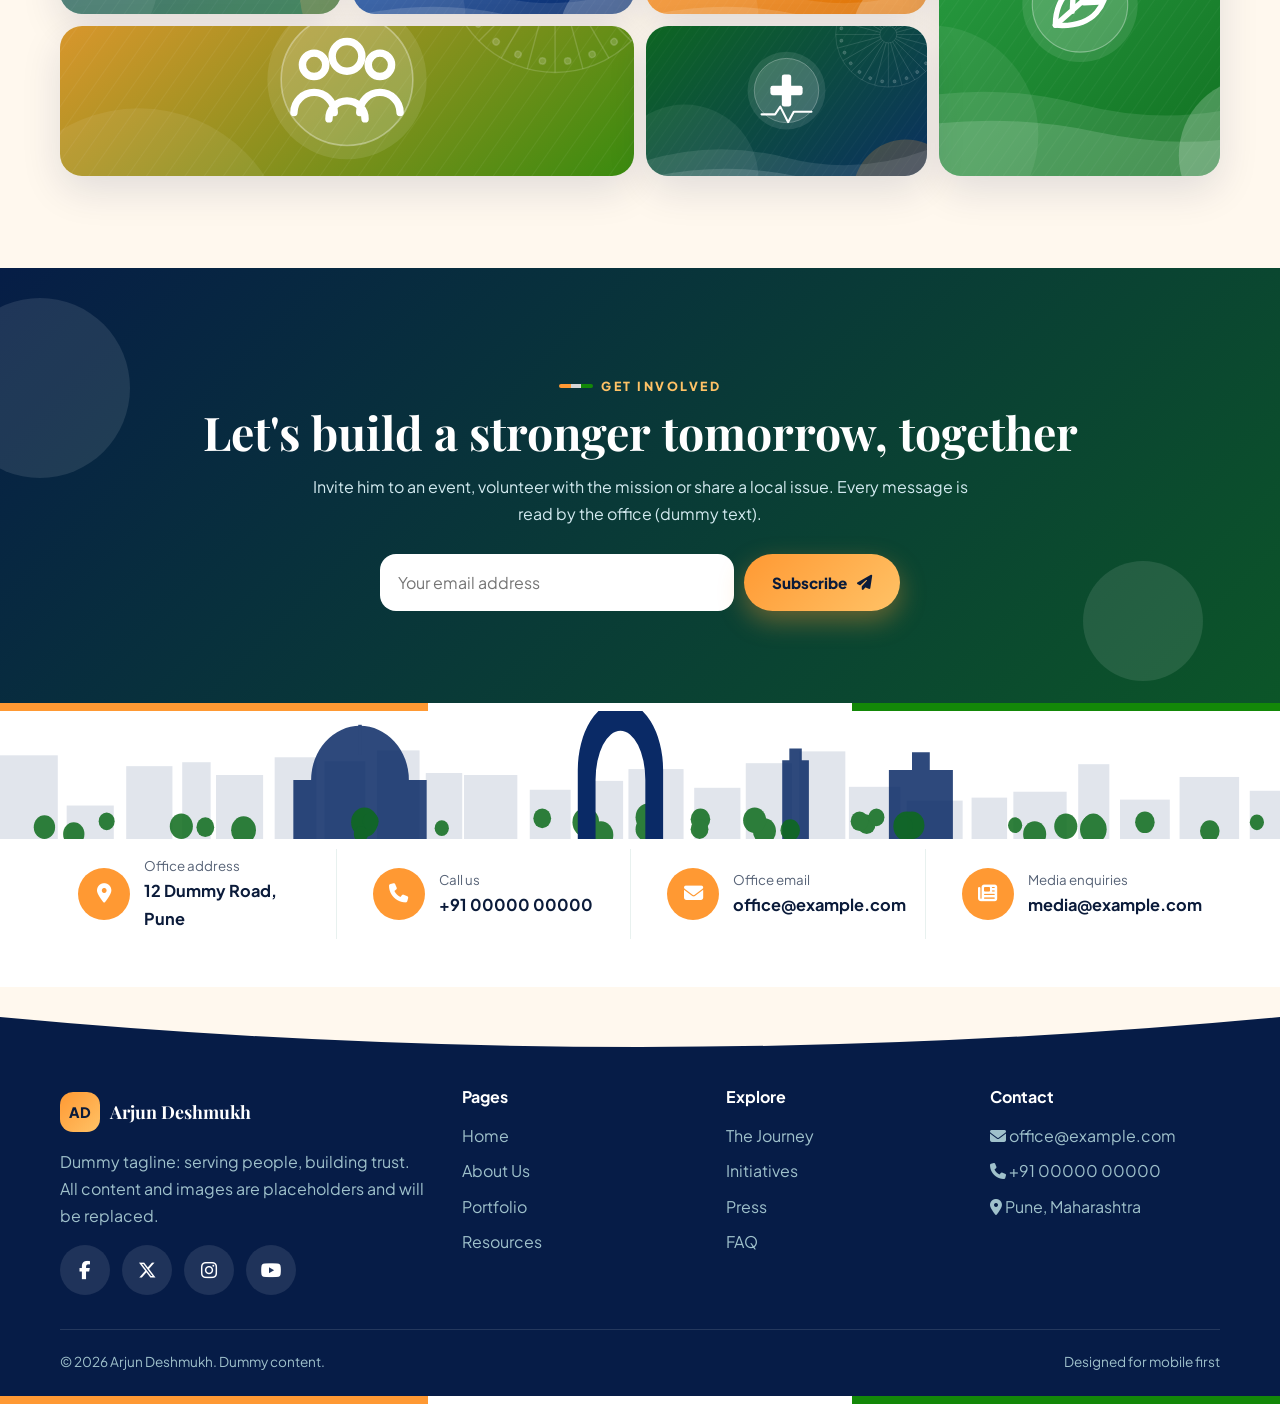
<file: portfolio.html>
<!DOCTYPE html><html lang="en"><head><meta charset="utf-8"><meta name="viewport" content="width=device-width,initial-scale=1,viewport-fit=cover"><meta name="theme-color" content="#061C47"><title>Portfolio | Arjun Deshmukh</title>
<link rel="preconnect" href="https://fonts.googleapis.com"><link rel="preconnect" href="https://fonts.gstatic.com" crossorigin>
<link href="https://fonts.googleapis.com/css2?family=Caveat:wght@700&family=Playfair+Display:wght@600;700&family=Plus+Jakarta+Sans:wght@400;600;700;800&display=swap" rel="stylesheet">
<link rel="stylesheet" href="https://cdnjs.cloudflare.com/ajax/libs/font-awesome/6.5.1/css/all.min.css"><link rel="stylesheet" href="css/style.css"><link rel="stylesheet" href="css/patterns.css"></head><body>
<svg width="0" height="0" style="position:absolute"><defs><linearGradient id="rgr" x1="0" y1="0" x2="1" y2="1"><stop offset="0" stop-color="#FFC266"/><stop offset="1" stop-color="#FF9933"/></linearGradient></defs></svg>
<div id="ld"><div><div class="ldm">AD</div><b style="font-family:'Playfair Display',serif;font-size:1.3rem">Arjun Deshmukh</b><p style="opacity:.7;margin-top:4px">Loading...</p></div></div>
<header class="hd"><div class="c nv"><a class="logo" href="index.html"><b>AD</b>Arjun Deshmukh</a><nav class="dn"><a href="index.html">Home</a><a href="about.html">About Us</a><a href="portfolio.html" class=on>Portfolio</a><a href="resources.html">Resources</a></nav><a class="btn" href="resources.html#contact">Connect <i class="fas fa-arrow-right"></i></a></div></header>
<nav class="tb"><a href="index.html"><i class="fas fa-house"></i>Home</a><a href="about.html"><i class="fas fa-user"></i>About</a><a href="portfolio.html" class=on><i class="fas fa-briefcase"></i>Portfolio</a><a href="resources.html"><i class="fas fa-folder-open"></i>Resources</a></nav><main>
<section class="hero sm"><div class="chk"></div><div class="mapw"></div><div class="bls"><i></i><i></i><i></i></div><div class="dots2"><i style="left:96%;top:80%;animation-delay:-1s"></i><i style="left:83%;top:60%;animation-delay:-0s"></i><i style="left:24%;top:63%;animation-delay:-2s"></i><i style="left:22%;top:15%;animation-delay:-6s"></i><i style="left:56%;top:45%;animation-delay:-1s"></i><i style="left:61%;top:29%;animation-delay:-4s"></i><i style="left:61%;top:70%;animation-delay:-5s"></i><i style="left:96%;top:48%;animation-delay:-3s"></i><i style="left:38%;top:45%;animation-delay:-3s"></i><i style="left:54%;top:26%;animation-delay:-0s"></i><i style="left:51%;top:76%;animation-delay:-1s"></i><i style="left:83%;top:71%;animation-delay:-6s"></i><i style="left:46%;top:31%;animation-delay:-0s"></i><i style="left:65%;top:42%;animation-delay:-4s"></i></div><div class="c hsl"><div class="hs on"><div class="ht"><div class="bcr"><a href="index.html">Home</a> <span>/</span> <span>Portfolio</span></div><h1>Initiatives that moved the needle</h1><p class="d">Dummy list of projects.</p></div><div class="hp"><div class="caps"><i class="cdot" style="width:14px;height:14px;background:#FF9933;left:0;top:14%"></i><i class="cdot" style="width:18px;height:18px;background:#138808;right:2%;top:6%;animation-delay:-2s"></i><i class="cdot" style="width:12px;height:12px;background:#0A2A66;left:20%;bottom:2%"></i><i class="cdot" style="width:34px;height:34px;background:#FFC266;right:-4%;bottom:14%;animation-delay:-3s"></i><div class="cap k1"><img src="images/p2.svg" alt="Dummy photo"></div><div class="cap k2"><img src="images/p8.svg" alt="Dummy photo"></div><div class="cap k3"><img src="images/leader.svg" alt="Dummy photo"></div><div class="cap k4"><img src="images/p6.svg" alt="Dummy photo"></div></div></div></div></div><div class="scl"><svg viewBox="0 0 1440 60" preserveAspectRatio="none"><path d="M0 60V38a30 30 0 0 1 60 0a30 30 0 0 1 60 0a30 30 0 0 1 60 0a30 30 0 0 1 60 0a30 30 0 0 1 60 0a30 30 0 0 1 60 0a30 30 0 0 1 60 0a30 30 0 0 1 60 0a30 30 0 0 1 60 0a30 30 0 0 1 60 0a30 30 0 0 1 60 0a30 30 0 0 1 60 0a30 30 0 0 1 60 0a30 30 0 0 1 60 0a30 30 0 0 1 60 0a30 30 0 0 1 60 0a30 30 0 0 1 60 0a30 30 0 0 1 60 0a30 30 0 0 1 60 0a30 30 0 0 1 60 0a30 30 0 0 1 60 0a30 30 0 0 1 60 0a30 30 0 0 1 60 0a30 30 0 0 1 60 0V60Z" fill="#FFF8EE"/></svg></div></section>
<section><div class="c"><div class="sh "><span class="kick">Our programs</span><h2 class="sp">What we run</h2><p class="rv">Asymmetric cards that flip their corners on hover.</p></div><div class="g" style="grid-template-columns:repeat(auto-fit,minmax(270px,1fr))"><a class="acd rv" style="--d:0.0s" href="#"><div class="im"><img src="images/p8.svg" alt="Dummy photo"></div><div class="bd"><h3>Health Programmes</h3><p>Dummy text about camps, clinics and medicine support.</p><span class="pill"><i class="fas fa-circle-arrow-right"></i> LEARN MORE</span></div></a><a class="acd rv" style="--d:0.1s" href="#"><div class="im"><img src="images/p3.svg" alt="Dummy photo"></div><div class="bd"><h3>Education Programmes</h3><p>Dummy text about schools, scholarships and skills.</p><span class="pill"><i class="fas fa-circle-arrow-right"></i> LEARN MORE</span></div></a><a class="acd rv" style="--d:0.2s" href="#"><div class="im"><img src="images/p4.svg" alt="Dummy photo"></div><div class="bd"><h3>Community Programmes</h3><p>Dummy text about water, roads and civic amenities.</p><span class="pill"><i class="fas fa-circle-arrow-right"></i> LEARN MORE</span></div></a></div></div></section>
<section style="background:#fff"><div class="c"><div class="sh "><span class="kick">Our work</span><h2 class="sp">All initiatives</h2><p class="rv">Tap a filter to explore.</p></div><div class="chips"><button class="on" data-f="all">All</button><button data-f="h">Health</button><button data-f="e">Education</button><button data-f="v">Environment</button><button data-f="c">Community</button></div><div class="g" style="grid-template-columns:repeat(auto-fill,minmax(270px,1fr))"><a class="ini rv" style="--d:0.0s" href="portfolio.html" data-c="h"><div class="im"><img src="images/p8.svg" alt="Dummy photo"><span class="nm">01</span><span class="tg">Health</span></div><div class="bd"><span class="go"><i class="fas fa-arrow-right"></i></span><h3>Free Health Camps</h3><p>800 families served at every camp (dummy).</p><div class="pb"><u data-w="90"></u></div></div></a><a class="ini rv" style="--d:0.1s" href="portfolio.html" data-c="e"><div class="im"><img src="images/p3.svg" alt="Dummy photo"><span class="nm">02</span><span class="tg">Education</span></div><div class="bd"><span class="go"><i class="fas fa-arrow-right"></i></span><h3>Smart Schools Drive</h3><p>Digital classrooms in 40 schools (dummy).</p><div class="pb"><u data-w="72"></u></div></div></a><a class="ini rv" style="--d:0.2s" href="portfolio.html" data-c="v"><div class="im"><img src="images/p6.svg" alt="Dummy photo"><span class="nm">03</span><span class="tg">Environment</span></div><div class="bd"><span class="go"><i class="fas fa-arrow-right"></i></span><h3>Green Region Plantation</h3><p>10,000 trees planted in one week (dummy).</p><div class="pb"><u data-w="85"></u></div></div></a><a class="ini rv" style="--d:0.0s" href="portfolio.html" data-c="c"><div class="im"><img src="images/p4.svg" alt="Dummy photo"><span class="nm">04</span><span class="tg">Community</span></div><div class="bd"><span class="go"><i class="fas fa-arrow-right"></i></span><h3>Clean Water Mission</h3><p>Pipelines reaching 100 villages (dummy).</p><div class="pb"><u data-w="60"></u></div></div></a><a class="ini rv" style="--d:0.1s" href="portfolio.html" data-c="e"><div class="im"><img src="images/p5.svg" alt="Dummy photo"><span class="nm">05</span><span class="tg">Education</span></div><div class="bd"><span class="go"><i class="fas fa-arrow-right"></i></span><h3>Skill Hub for Youth</h3><p>Training 2,000 young people (dummy).</p><div class="pb"><u data-w="55"></u></div></div></a><a class="ini rv" style="--d:0.2s" href="portfolio.html" data-c="c"><div class="im"><img src="images/p7.svg" alt="Dummy photo"><span class="nm">06</span><span class="tg">Community</span></div><div class="bd"><span class="go"><i class="fas fa-arrow-right"></i></span><h3>Women's Forum</h3><p>Self-help groups in 60 wards (dummy).</p><div class="pb"><u data-w="78"></u></div></div></a><a class="ini rv" style="--d:0.0s" href="portfolio.html" data-c="h"><div class="im"><img src="images/p2.svg" alt="Dummy photo"><span class="nm">07</span><span class="tg">Health</span></div><div class="bd"><span class="go"><i class="fas fa-arrow-right"></i></span><h3>Mobile Clinic Van</h3><p>Doctors on wheels for remote areas (dummy).</p><div class="pb"><u data-w="48"></u></div></div></a><a class="ini rv" style="--d:0.1s" href="portfolio.html" data-c="v"><div class="im"><img src="images/p9.svg" alt="Dummy photo"><span class="nm">08</span><span class="tg">Environment</span></div><div class="bd"><span class="go"><i class="fas fa-arrow-right"></i></span><h3>River Clean-up</h3><p>Weekly volunteer clean-up drives (dummy).</p><div class="pb"><u data-w="66"></u></div></div></a><a class="ini rv" style="--d:0.2s" href="portfolio.html" data-c="c"><div class="im"><img src="images/p10.svg" alt="Dummy photo"><span class="nm">09</span><span class="tg">Community</span></div><div class="bd"><span class="go"><i class="fas fa-arrow-right"></i></span><h3>Senior Citizen Care</h3><p>Meals and check-ups for elders (dummy).</p><div class="pb"><u data-w="52"></u></div></div></a></div></div></section>
<section class="dkw"><div class="wt" style="--wf:#fff"><svg viewBox="0 0 1440 60" preserveAspectRatio="none"><path d="M0 0H1440V30C1320 62 1200 4 1080 30S840 62 720 30 480 4 360 30 120 62 0 30Z" style="fill:var(--wf)"/></svg></div><div class="c"><div class="sh "><span class="kick">Featured</span><h2 class="sp">Projects in progress</h2><p class="rv">Swipe through the dark showcase.</p></div><div class="cw " data-auto="4400"><div class="sc"><a class="ini" style="--d:0.0s" href="portfolio.html"><div class="im"><img src="images/p4.svg" alt="Dummy photo"><span class="nm">01</span><span class="tg">Community</span></div><div class="bd"><span class="go"><i class="fas fa-arrow-right"></i></span><h3>Clean Water Mission</h3><p>Pipelines reaching 100 villages (dummy).</p><div class="pb"><u data-w="60"></u></div></div></a><a class="ini" style="--d:0.1s" href="portfolio.html"><div class="im"><img src="images/p5.svg" alt="Dummy photo"><span class="nm">02</span><span class="tg">Education</span></div><div class="bd"><span class="go"><i class="fas fa-arrow-right"></i></span><h3>Skill Hub for Youth</h3><p>Training 2,000 young people (dummy).</p><div class="pb"><u data-w="55"></u></div></div></a><a class="ini" style="--d:0.2s" href="portfolio.html"><div class="im"><img src="images/p7.svg" alt="Dummy photo"><span class="nm">03</span><span class="tg">Community</span></div><div class="bd"><span class="go"><i class="fas fa-arrow-right"></i></span><h3>Women's Forum</h3><p>Self-help groups in 60 wards (dummy).</p><div class="pb"><u data-w="78"></u></div></div></a><a class="ini" style="--d:0.0s" href="portfolio.html"><div class="im"><img src="images/p2.svg" alt="Dummy photo"><span class="nm">04</span><span class="tg">Health</span></div><div class="bd"><span class="go"><i class="fas fa-arrow-right"></i></span><h3>Mobile Clinic Van</h3><p>Doctors on wheels for remote areas (dummy).</p><div class="pb"><u data-w="48"></u></div></div></a><a class="ini" style="--d:0.1s" href="portfolio.html"><div class="im"><img src="images/p9.svg" alt="Dummy photo"><span class="nm">05</span><span class="tg">Environment</span></div><div class="bd"><span class="go"><i class="fas fa-arrow-right"></i></span><h3>River Clean-up</h3><p>Weekly volunteer clean-up drives (dummy).</p><div class="pb"><u data-w="66"></u></div></div></a><a class="ini" style="--d:0.2s" href="portfolio.html"><div class="im"><img src="images/p10.svg" alt="Dummy photo"><span class="nm">06</span><span class="tg">Community</span></div><div class="bd"><span class="go"><i class="fas fa-arrow-right"></i></span><h3>Senior Citizen Care</h3><p>Meals and check-ups for elders (dummy).</p><div class="pb"><u data-w="52"></u></div></div></a></div><div class="cc"><button aria-label="Previous"><i class="fas fa-arrow-left"></i></button><button aria-label="Next"><i class="fas fa-arrow-right"></i></button></div></div></div><div class="wb" style="--wf:#FFF8EE"><svg viewBox="0 0 1440 60" preserveAspectRatio="none"><path d="M0 0H1440V30C1320 62 1200 4 1080 30S840 62 720 30 480 4 360 30 120 62 0 30Z" style="fill:var(--wf)"/></svg></div></section>
<section><div class="c"><div class="sh "><span class="kick">Moments in motion</span><h2 class="sp">Hover or tap a card to expand</h2></div><div class="xf"><div class="xi" style="--c:#FF9933"><img src="images/p2.svg" alt="Dummy photo"><span class="ic"><i class="fas fa-people-group"></i></span><span class="tx">Village visits<small>Listening sessions in 150+ villages (dummy)</small></span></div><div class="xi" style="--c:#0A2A66"><img src="images/p3.svg" alt="Dummy photo"><span class="ic"><i class="fas fa-graduation-cap"></i></span><span class="tx">School drives<small>Smart classrooms and scholarships (dummy)</small></span></div><div class="xi" style="--c:#1B3F8F"><img src="images/p4.svg" alt="Dummy photo"><span class="ic"><i class="fas fa-droplet"></i></span><span class="tx">Water mission<small>Pipelines and wells for dry areas (dummy)</small></span></div><div class="xi" style="--c:#E07B00"><img src="images/p5.svg" alt="Dummy photo"><span class="ic"><i class="fas fa-briefcase"></i></span><span class="tx">Youth jobs<small>Skill hubs and job fairs (dummy)</small></span></div><div class="xi" style="--c:#0D6B1B"><img src="images/p6.svg" alt="Dummy photo"><span class="ic"><i class="fas fa-tree"></i></span><span class="tx">Plantation<small>10,000 trees in one week (dummy)</small></span></div></div></div></section>
<section style="background:#fff"><div class="c"><div class="sh "><span class="kick">How the work gets done</span><h2 class="sp">Four steps from promise to result</h2></div><div class="pri"><div class="tile t1 r rv" style="--tc:#FF9933"><i class="fas fa-ear-listen"></i><span class="n">01</span><h3>Listen</h3><p>Open meetings in every ward. (dummy)</p></div><div class="ph p1 rv"><img src="images/p1.svg" alt="Dummy photo"></div><div class="tile t3 r rv" style="--tc:#0A2A66"><i class="fas fa-truck-fast"></i><span class="n">03</span><h3>Deliver</h3><p>Work tracked on the ground. (dummy)</p></div><div class="ph p3 rv"><img src="images/p7.svg" alt="Dummy photo"></div><div class="ph p2 rv"><img src="images/p2.svg" alt="Dummy photo"></div><div class="tile t2 l rv" style="--tc:#138808"><i class="fas fa-clipboard-list"></i><span class="n">02</span><h3>Plan</h3><p>Public budgets and timelines. (dummy)</p></div><div class="ph p4 rv"><img src="images/p9.svg" alt="Dummy photo"></div><div class="tile t4 l rv" style="--tc:#E07B00"><i class="fas fa-chart-simple"></i><span class="n">04</span><h3>Report</h3><p>Results shared with citizens. (dummy)</p></div></div></div></section>
<section class="stt"><div class="c"><div class="sg"><div class="rv z" style="--d:0.0s"><div class="rg"><svg viewBox="0 0 100 100"><circle class="bg" cx="50" cy="50" r="42"/><circle class="fg" cx="50" cy="50" r="42" data-ring="85"/></svg><i class="fas fa-diagram-project"></i></div><b data-n="120" data-s="+">0</b><small>Projects</small></div><div class="rv z" style="--d:0.1s"><div class="rg"><svg viewBox="0 0 100 100"><circle class="bg" cx="50" cy="50" r="42"/><circle class="fg" cx="50" cy="50" r="42" data-ring="70"/></svg><i class="fas fa-school"></i></div><b data-n="300" data-s="+">0</b><small>Schools reached</small></div><div class="rv z" style="--d:0.2s"><div class="rg"><svg viewBox="0 0 100 100"><circle class="bg" cx="50" cy="50" r="42"/><circle class="fg" cx="50" cy="50" r="42" data-ring="60"/></svg><i class="fas fa-briefcase"></i></div><b data-n="45" data-s="K">0</b><small>Jobs enabled</small></div><div class="rv z" style="--d:0.30000000000000004s"><div class="rg"><svg viewBox="0 0 100 100"><circle class="bg" cx="50" cy="50" r="42"/><circle class="fg" cx="50" cy="50" r="42" data-ring="90"/></svg><i class="fas fa-faucet-drip"></i></div><b data-n="800" data-s="+">0</b><small>Wells built</small></div></div></div></section>
<section><div class="c"><div class="sp2 rev"><div class="cls rv r"><div class="bc"><img src="images/p8.svg" alt="Dummy photo"></div><div class="sc1"><img src="images/p3.svg" alt="Dummy photo"></div><div class="sc2b"><img src="images/p5.svg" alt="Dummy photo"></div><i class="cdot" style="width:16px;height:16px;background:#FF9933;left:6%;top:12%"></i><i class="cdot" style="width:12px;height:12px;background:#138808;right:30%;top:4%"></i><i class="cdot" style="width:14px;height:14px;background:#0A2A66;right:14%;bottom:20%"></i></div><div class="rv l"><span class="kick">Featured campaign</span><h2 class="sp">Health camps for every village, 2026</h2><p style="color:var(--mut);margin:12px 0 14px"><b style="color:var(--ink)">Help raise Rs 50,00,000 for rural clinics.</b> Dummy paragraph about the campaign, how funds are used and how supporters can take part.</p><div class="pb" style="margin:18px 0 6px"><u data-w="68"></u></div><small style="color:var(--mut)">Rs 34,00,000 raised so far (dummy)</small><div class="bts" style="margin-top:20px"><a class="btn" href="resources.html#contact">Support now <i class="fas fa-heart"></i></a><a class="btn t" href="resources.html#contact">Volunteer</a></div></div></div></div></section>
<section style="background:#fff"><div class="c"><div class="sh "><span class="kick">What we do</span><h2 class="sp">How we help</h2></div><div class="tbs"><div class="tl2"><button class="on" data-t="h"><i class="fas fa-heart-pulse"></i>Health</button><button class="" data-t="e"><i class="fas fa-graduation-cap"></i>Education</button><button class="" data-t="r"><i class="fas fa-hand-holding-heart"></i>Relief</button><button class="" data-t="v"><i class="fas fa-leaf"></i>Environment</button></div><div class="tpn on" data-t="h"><img src="images/p8.svg" alt="Dummy photo"><div><span class="kick">How we help</span><h3 style="font-size:1.8rem">Every child deserves a healthy start</h3><ul><li>Free medical camps</li><li>Mobile clinic van</li><li>Medicine support</li></ul><a class="btn" href="portfolio.html">Learn more <i class="fas fa-arrow-right"></i></a></div></div><div class="tpn" data-t="e"><img src="images/p3.svg" alt="Dummy photo"><div><span class="kick">How we help</span><h3 style="font-size:1.8rem">Learning without barriers</h3><ul><li>Smart classrooms</li><li>Scholarship fund</li><li>Skill hubs</li></ul><a class="btn" href="portfolio.html">Learn more <i class="fas fa-arrow-right"></i></a></div></div><div class="tpn" data-t="r"><img src="images/p6.svg" alt="Dummy photo"><div><span class="kick">How we help</span><h3 style="font-size:1.8rem">Help that arrives fast</h3><ul><li>Flood and fire response</li><li>Food and shelter</li><li>Volunteer network</li></ul><a class="btn" href="portfolio.html">Learn more <i class="fas fa-arrow-right"></i></a></div></div><div class="tpn" data-t="v"><img src="images/p7.svg" alt="Dummy photo"><div><span class="kick">How we help</span><h3 style="font-size:1.8rem">A greener tomorrow</h3><ul><li>Tree plantation</li><li>River clean-ups</li><li>Water conservation</li></ul><a class="btn" href="portfolio.html">Learn more <i class="fas fa-arrow-right"></i></a></div></div></div></div></section>
<section><div class="c"><div class="sh "><span class="kick">Photo gallery</span><h2 class="sp">Initiatives in pictures</h2></div><div class="mos"><figure class="t"><img src="images/p1.svg" alt="Dummy photo 1"></figure><figure class=""><img src="images/p2.svg" alt="Dummy photo 2"></figure><figure class="w"><img src="images/p3.svg" alt="Dummy photo 3"></figure><figure class=""><img src="images/p4.svg" alt="Dummy photo 4"></figure><figure class=""><img src="images/p5.svg" alt="Dummy photo 5"></figure><figure class="t"><img src="images/p6.svg" alt="Dummy photo 6"></figure><figure class="w"><img src="images/p7.svg" alt="Dummy photo 7"></figure><figure class=""><img src="images/p8.svg" alt="Dummy photo 8"></figure></div></div></section>
<section class="cta"><div class="bgi"><img data-p="-.1" src="images/bg-cta.svg" alt=""></div><div class="bub" style="width:180px;height:180px;left:-50px;top:30px"></div><div class="bub" style="width:120px;height:120px;right:6%;bottom:30px;animation-delay:-3s"></div><div class="c"><span class="kick" style="justify-content:center;color:var(--gold)">Get involved</span><h2 class="sp">Let's build a stronger tomorrow, together</h2><p class="rv">Invite him to an event, volunteer with the mission or share a local issue. Every message is read by the office (dummy text).</p><form class="sub rv" onsubmit="return false"><input type="email" placeholder="Your email address" required><button class="btn" type="submit">Subscribe <i class="fas fa-paper-plane"></i></button></form></div></section></main><div class="sky"><svg viewBox="0 0 1440 130" preserveAspectRatio="none"><rect x="0" y="45" width="65" height="85" fill="#0A2A66" opacity=".12"/><rect x="75" y="96" width="53" height="34" fill="#0A2A66" opacity=".12"/><rect x="142" y="56" width="52" height="74" fill="#0A2A66" opacity=".12"/><rect x="205" y="52" width="32" height="78" fill="#0A2A66" opacity=".12"/><rect x="243" y="65" width="53" height="65" fill="#0A2A66" opacity=".12"/><rect x="309" y="47" width="47" height="83" fill="#0A2A66" opacity=".12"/><rect x="365" y="51" width="46" height="79" fill="#0A2A66" opacity=".12"/><rect x="424" y="40" width="48" height="90" fill="#0A2A66" opacity=".12"/><rect x="479" y="63" width="41" height="67" fill="#0A2A66" opacity=".12"/><rect x="522" y="65" width="60" height="65" fill="#0A2A66" opacity=".12"/><rect x="596" y="80" width="46" height="50" fill="#0A2A66" opacity=".12"/><rect x="654" y="71" width="47" height="59" fill="#0A2A66" opacity=".12"/><rect x="707" y="59" width="62" height="71" fill="#0A2A66" opacity=".12"/><rect x="781" y="78" width="52" height="52" fill="#0A2A66" opacity=".12"/><rect x="839" y="53" width="52" height="77" fill="#0A2A66" opacity=".12"/><rect x="899" y="41" width="52" height="89" fill="#0A2A66" opacity=".12"/><rect x="955" y="77" width="58" height="53" fill="#0A2A66" opacity=".12"/><rect x="1020" y="91" width="63" height="39" fill="#0A2A66" opacity=".12"/><rect x="1093" y="88" width="40" height="42" fill="#0A2A66" opacity=".12"/><rect x="1140" y="82" width="60" height="48" fill="#0A2A66" opacity=".12"/><rect x="1213" y="54" width="35" height="76" fill="#0A2A66" opacity=".12"/><rect x="1260" y="90" width="56" height="40" fill="#0A2A66" opacity=".12"/><rect x="1327" y="67" width="67" height="63" fill="#0A2A66" opacity=".12"/><rect x="1406" y="81" width="56" height="49" fill="#0A2A66" opacity=".12"/><g fill="#0A2A66" opacity=".85"><path d="M330 130v-60h150v60z"/><path d="M350 70a55 55 0 01110 0z"/><rect x="403" y="14" width="4" height="30"/><path d="M880 130V50h8v-12h14v12h8v80z"/><path d="M1000 130v-70h26v-18h20v18h26v70z"/></g><g fill="#0D6B1B" opacity=".85"><circle cx="1142" cy="116" r="8"/><circle cx="410" cy="113" r="15"/><circle cx="1288" cy="113" r="11"/><circle cx="1414" cy="113" r="8"/><circle cx="975" cy="115" r="10"/><circle cx="120" cy="112" r="9"/><circle cx="659" cy="113" r="15"/><circle cx="406" cy="125" r="8"/><circle cx="860" cy="122" r="13"/><circle cx="788" cy="110" r="11"/><circle cx="497" cy="119" r="8"/><circle cx="727" cy="120" r="12"/><circle cx="849" cy="111" r="13"/><circle cx="83" cy="125" r="12"/><circle cx="204" cy="117" r="13"/><circle cx="1199" cy="117" r="13"/><circle cx="274" cy="121" r="14"/><circle cx="1164" cy="125" r="13"/><circle cx="967" cy="112" r="10"/><circle cx="1230" cy="120" r="15"/><circle cx="417" cy="112" r="9"/><circle cx="729" cy="108" r="14"/><circle cx="231" cy="118" r="10"/><circle cx="676" cy="126" r="14"/><circle cx="889" cy="121" r="11"/><circle cx="1020" cy="117" r="15"/><circle cx="787" cy="120" r="10"/><circle cx="1230" cy="116" r="12"/><circle cx="1026" cy="116" r="14"/><circle cx="50" cy="118" r="12"/><circle cx="1017" cy="117" r="10"/><circle cx="986" cy="108" r="9"/><circle cx="1361" cy="122" r="11"/><circle cx="610" cy="109" r="10"/></g><path d="M650 130v-70a48 70 0 0196 0v70h-20v-60a28 50 0 00-56 0v60z" fill="#0A2A66"/></svg></div><section class="cst"><div class="c"><div class="g4"><div class="it rv" style="--d:0.0s"><i class="fas fa-location-dot"></i><div><small>Office address</small><b>12 Dummy Road, Pune</b></div></div><div class="it rv" style="--d:0.08s"><i class="fas fa-phone"></i><div><small>Call us</small><b>+91 00000 00000</b></div></div><div class="it rv" style="--d:0.16s"><i class="fas fa-envelope"></i><div><small>Office email</small><b>office@example.com</b></div></div><div class="it rv" style="--d:0.24s"><i class="fas fa-newspaper"></i><div><small>Media enquiries</small><b>media@example.com</b></div></div></div></div></section><footer><div class="tp"><svg viewBox="0 0 1440 60" preserveAspectRatio="none"><path d="M0 0H1440V30Q720 90 0 30Z" fill="#FFF8EE"/></svg></div><div class="c"><div class="fg2"><div><a class="logo" href="index.html"><b>AD</b>Arjun Deshmukh</a><p>Dummy tagline: serving people, building trust. All content and images are placeholders and will be replaced.</p><div class="so" style="margin-top:16px"><a href="#" aria-label="Facebook"><i class="fab fa-facebook-f"></i></a><a href="#" aria-label="X"><i class="fab fa-x-twitter"></i></a><a href="#" aria-label="Instagram"><i class="fab fa-instagram"></i></a><a href="#" aria-label="YouTube"><i class="fab fa-youtube"></i></a></div></div><div><h4>Pages</h4><a href="index.html">Home</a><a href="about.html">About Us</a><a href="portfolio.html">Portfolio</a><a href="resources.html">Resources</a></div><div><h4>Explore</h4><a href="about.html#journey">The Journey</a><a href="portfolio.html">Initiatives</a><a href="resources.html#press">Press</a><a href="resources.html#faq">FAQ</a></div><div><h4>Contact</h4><a href="#"><i class="fas fa-envelope"></i> office@example.com</a><a href="#"><i class="fas fa-phone"></i> +91 00000 00000</a><a href="#"><i class="fas fa-location-dot"></i> Pune, Maharashtra</a></div></div><div class="cp"><span>&copy; 2026 Arjun Deshmukh. Dummy content.</span><span>Designed for mobile first</span></div></div></footer><script src="js/main.js"></script></body></html>
</file>
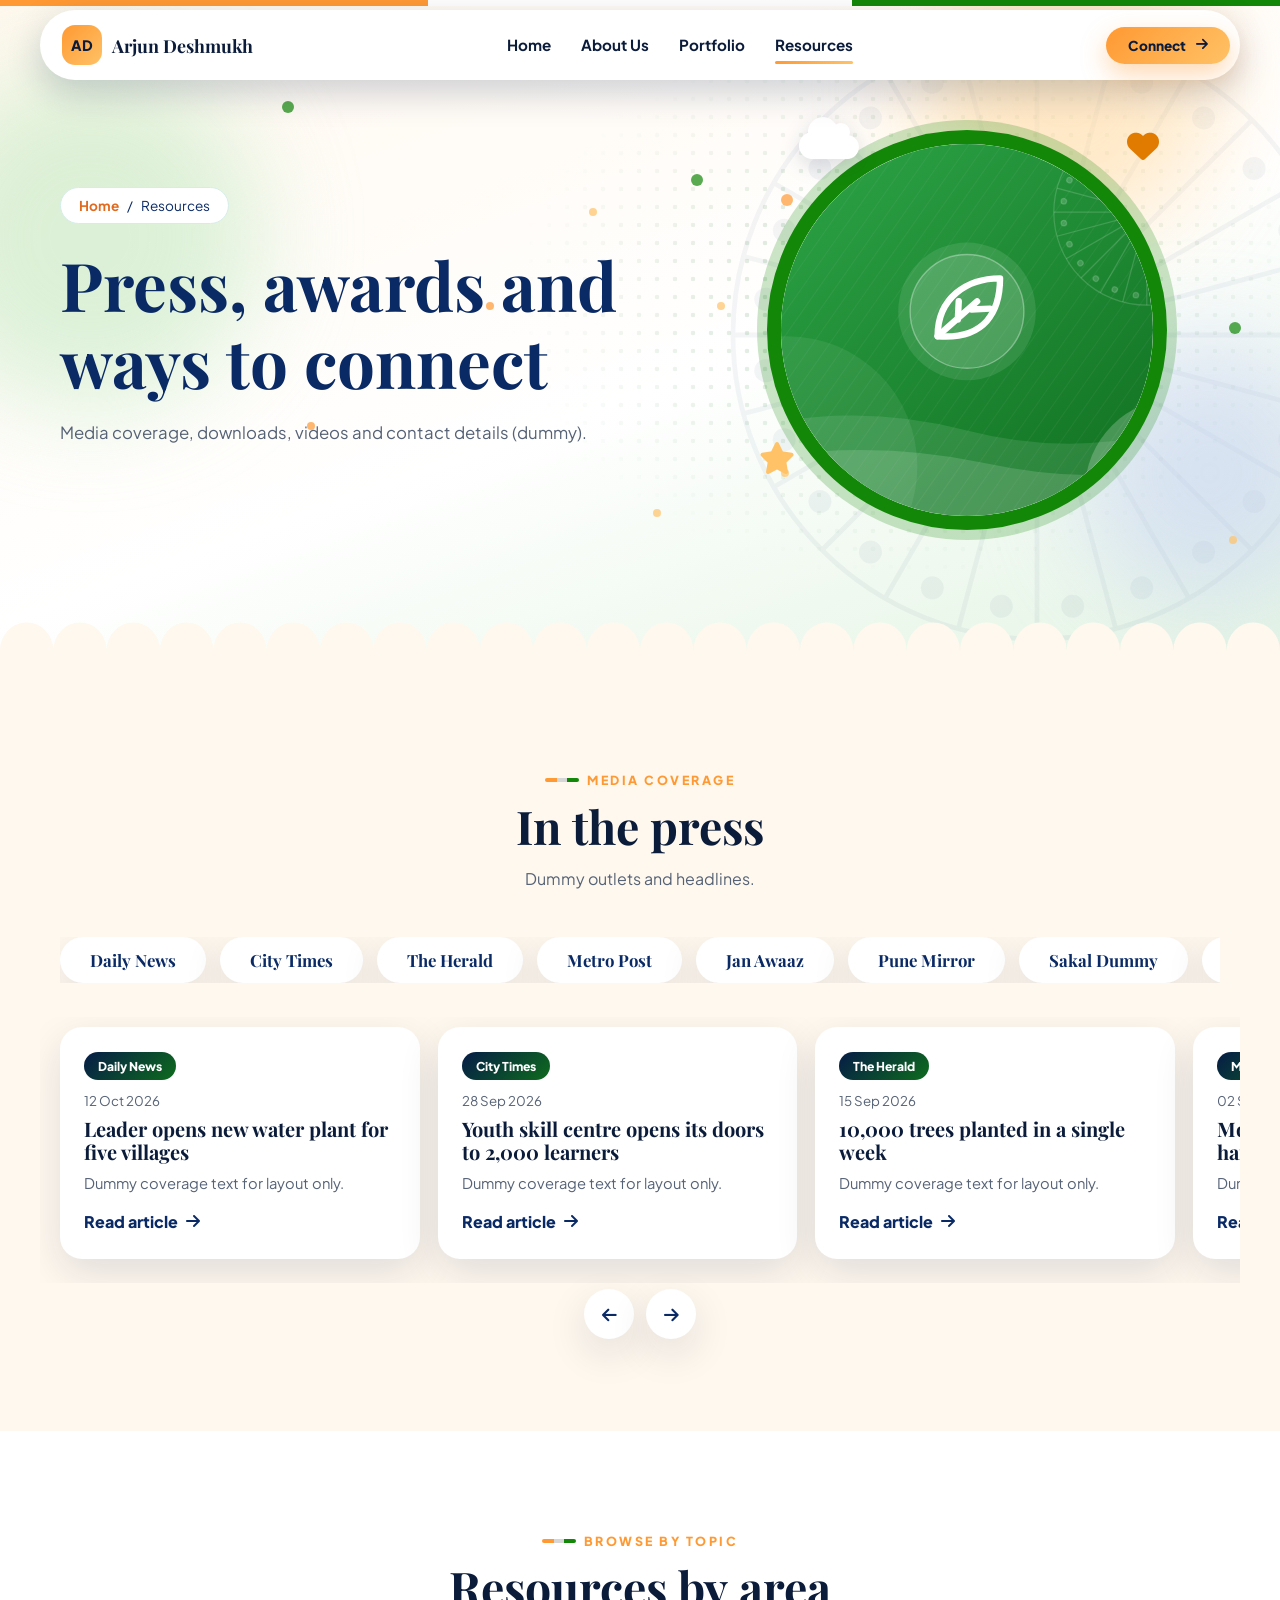
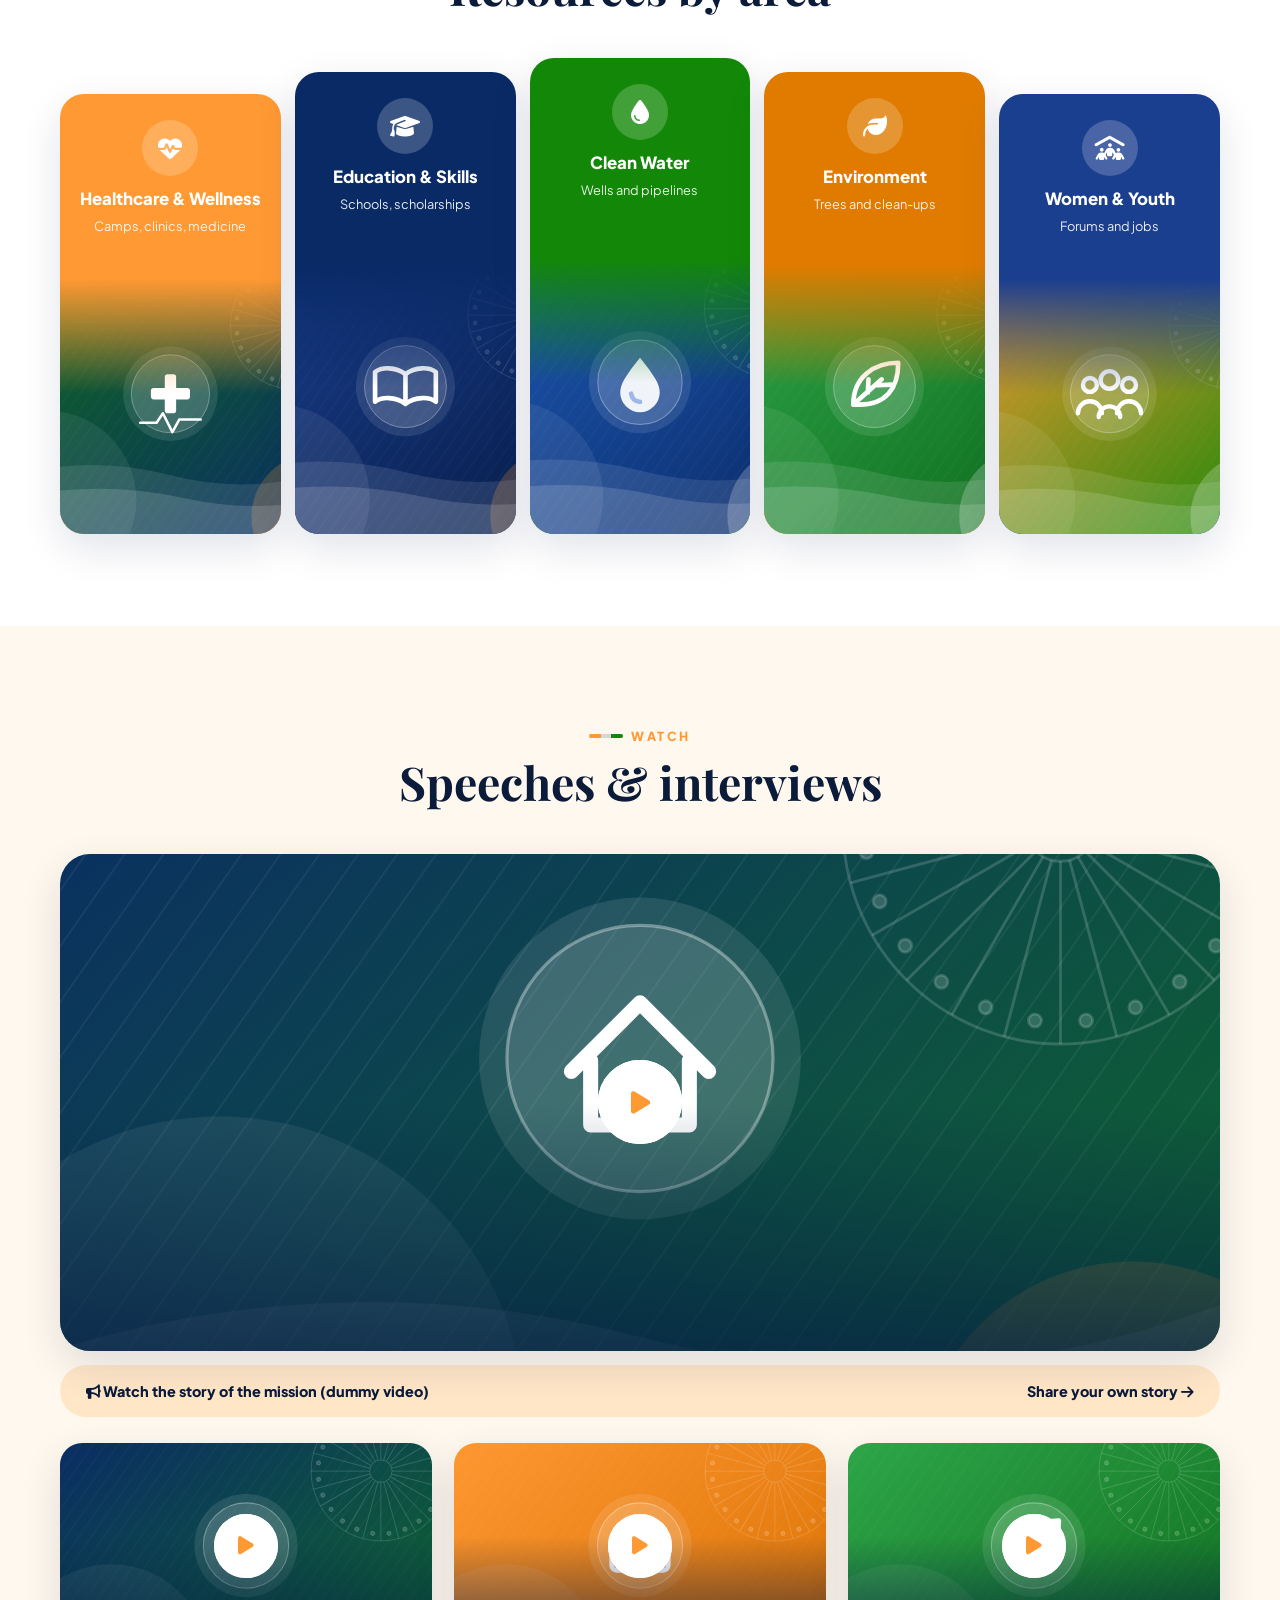
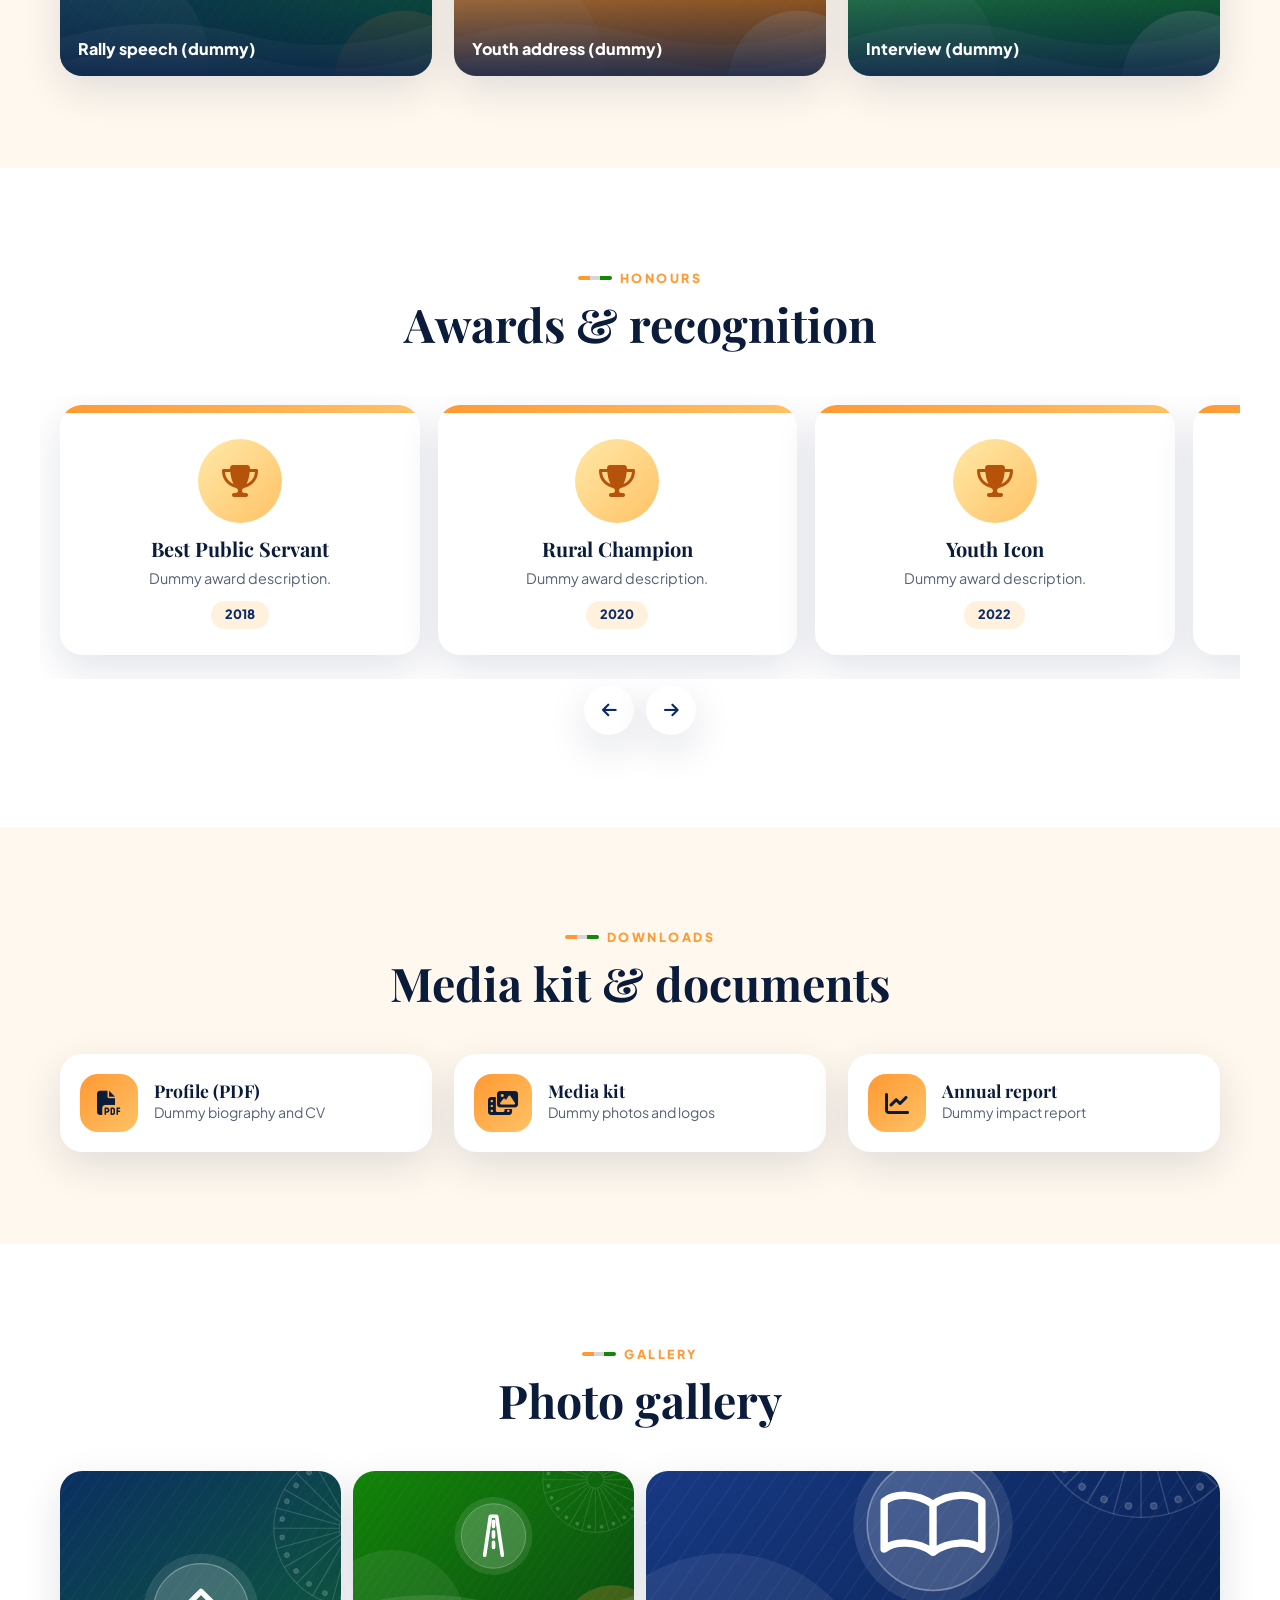
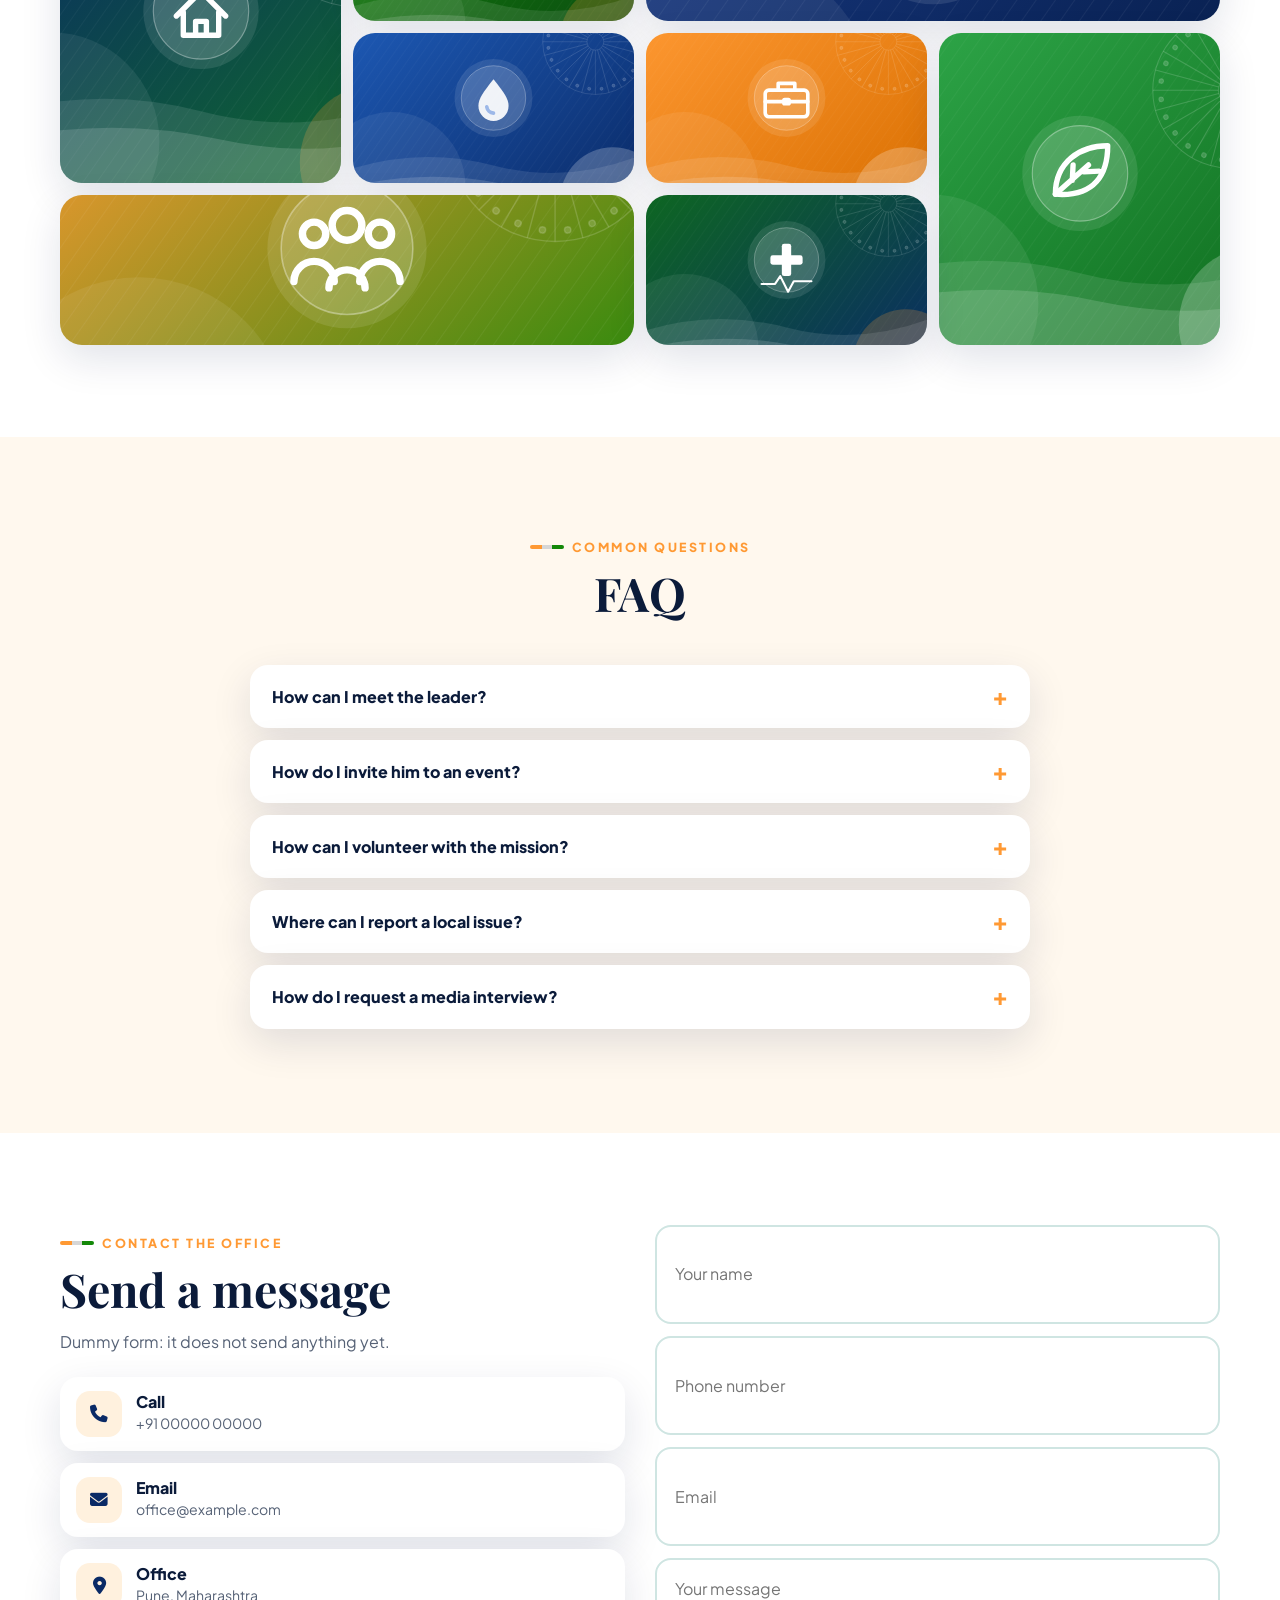
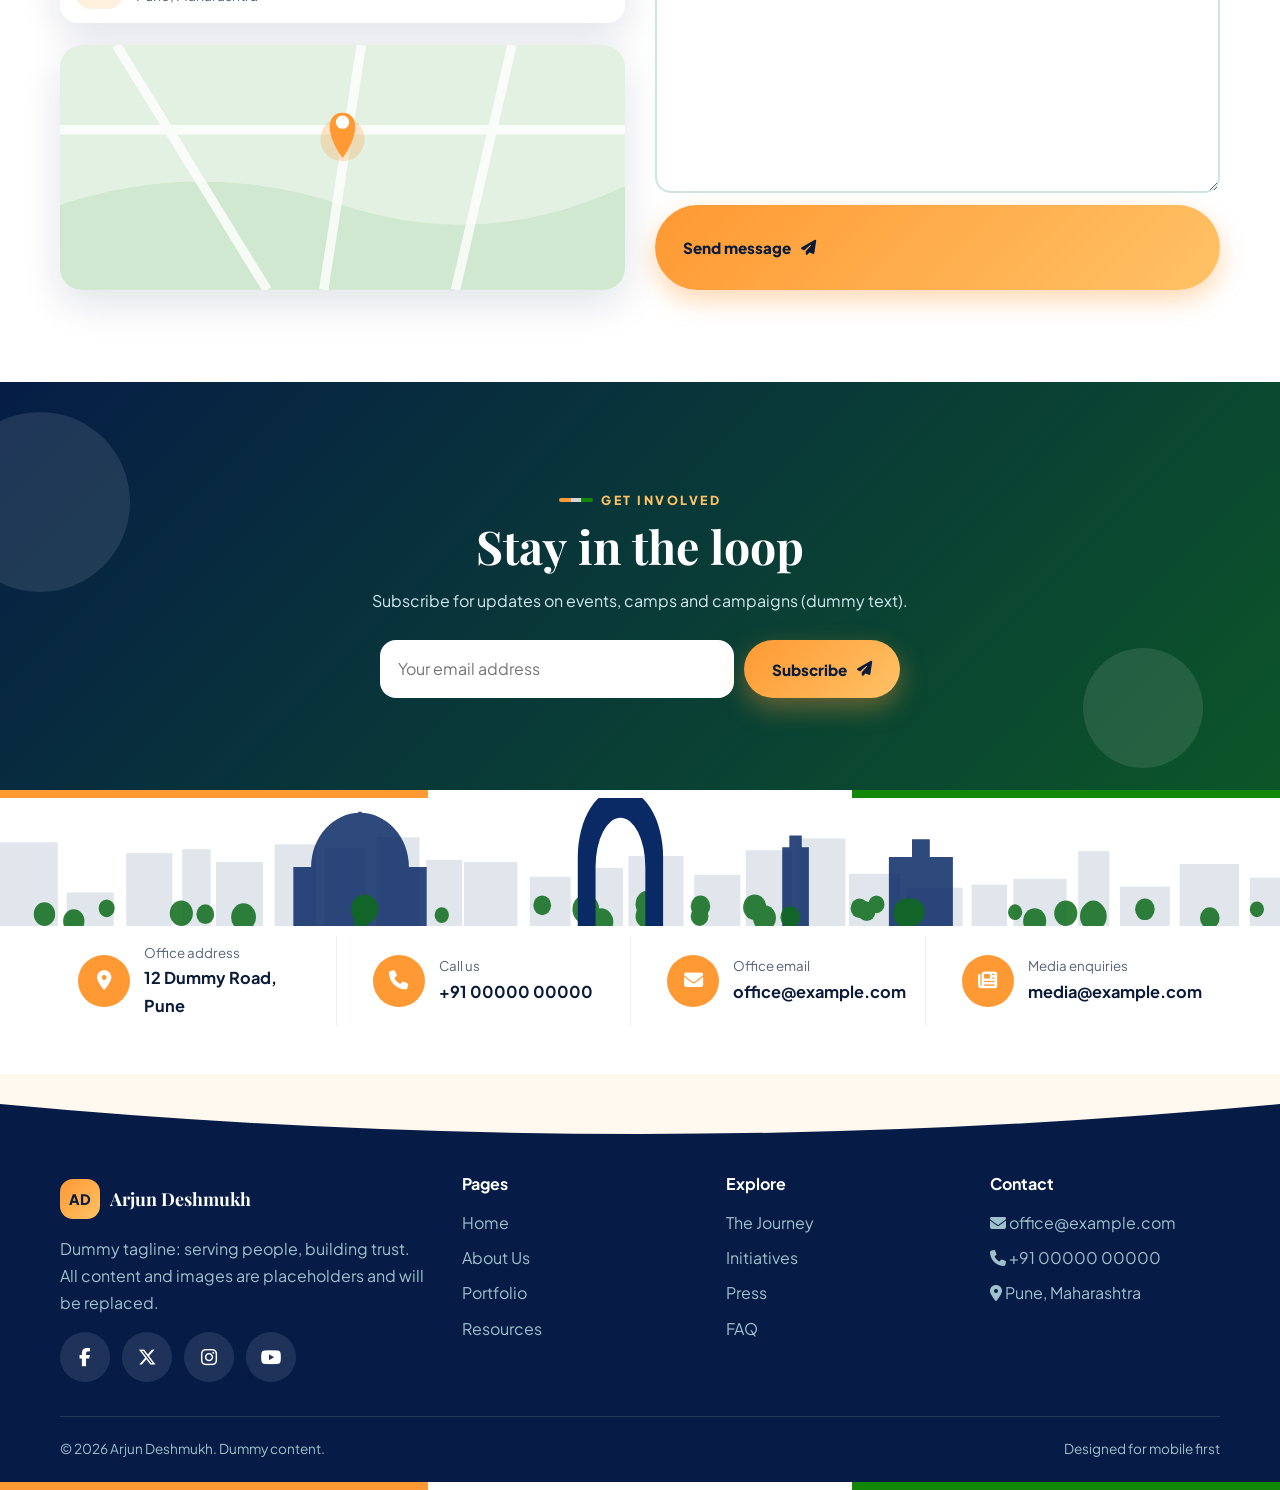
<file: resources.html>
<!DOCTYPE html><html lang="en"><head><meta charset="utf-8"><meta name="viewport" content="width=device-width,initial-scale=1,viewport-fit=cover"><meta name="theme-color" content="#061C47"><title>Resources | Arjun Deshmukh</title>
<link rel="preconnect" href="https://fonts.googleapis.com"><link rel="preconnect" href="https://fonts.gstatic.com" crossorigin>
<link href="https://fonts.googleapis.com/css2?family=Caveat:wght@700&family=Playfair+Display:wght@600;700&family=Plus+Jakarta+Sans:wght@400;600;700;800&display=swap" rel="stylesheet">
<link rel="stylesheet" href="https://cdnjs.cloudflare.com/ajax/libs/font-awesome/6.5.1/css/all.min.css"><link rel="stylesheet" href="css/style.css"><link rel="stylesheet" href="css/patterns.css"></head><body>
<svg width="0" height="0" style="position:absolute"><defs><linearGradient id="rgr" x1="0" y1="0" x2="1" y2="1"><stop offset="0" stop-color="#FFC266"/><stop offset="1" stop-color="#FF9933"/></linearGradient></defs></svg>
<div id="ld"><div><div class="ldm">AD</div><b style="font-family:'Playfair Display',serif;font-size:1.3rem">Arjun Deshmukh</b><p style="opacity:.7;margin-top:4px">Loading...</p></div></div>
<header class="hd"><div class="c nv"><a class="logo" href="index.html"><b>AD</b>Arjun Deshmukh</a><nav class="dn"><a href="index.html">Home</a><a href="about.html">About Us</a><a href="portfolio.html">Portfolio</a><a href="resources.html" class=on>Resources</a></nav><a class="btn" href="resources.html#contact">Connect <i class="fas fa-arrow-right"></i></a></div></header>
<nav class="tb"><a href="index.html"><i class="fas fa-house"></i>Home</a><a href="about.html"><i class="fas fa-user"></i>About</a><a href="portfolio.html"><i class="fas fa-briefcase"></i>Portfolio</a><a href="resources.html" class=on><i class="fas fa-folder-open"></i>Resources</a></nav><main>
<section class="hero sm"><div class="chk"></div><div class="mapw"></div><div class="bls"><i></i><i></i><i></i></div><div class="dots2"><i style="left:96%;top:80%;animation-delay:-1s"></i><i style="left:83%;top:60%;animation-delay:-0s"></i><i style="left:24%;top:63%;animation-delay:-2s"></i><i style="left:22%;top:15%;animation-delay:-6s"></i><i style="left:56%;top:45%;animation-delay:-1s"></i><i style="left:61%;top:29%;animation-delay:-4s"></i><i style="left:61%;top:70%;animation-delay:-5s"></i><i style="left:96%;top:48%;animation-delay:-3s"></i><i style="left:38%;top:45%;animation-delay:-3s"></i><i style="left:54%;top:26%;animation-delay:-0s"></i><i style="left:51%;top:76%;animation-delay:-1s"></i><i style="left:83%;top:71%;animation-delay:-6s"></i><i style="left:46%;top:31%;animation-delay:-0s"></i><i style="left:65%;top:42%;animation-delay:-4s"></i></div><div class="c hsl"><div class="hs on"><div class="ht"><div class="bcr"><a href="index.html">Home</a> <span>/</span> <span>Resources</span></div><h1>Press, awards and ways to connect</h1><p class="d">Media coverage, downloads, videos and contact details (dummy).</p></div><div class="hp"><div class="ringp"><div class="rr"><img src="images/p6.svg" alt="Dummy photo"></div><i class="fas fa-heart fl1" style="color:#E07B00;right:2%;top:0"></i><i class="fas fa-star fl1" style="color:#FFC266;left:-2%;bottom:14%;animation-delay:-2s"></i><i class="fas fa-cloud fl1" style="color:#fff;left:8%;top:-4%;font-size:3rem;filter:drop-shadow(0 6px 10px rgba(6,28,71,.15))"></i></div></div></div></div><div class="scl"><svg viewBox="0 0 1440 60" preserveAspectRatio="none"><path d="M0 60V38a30 30 0 0 1 60 0a30 30 0 0 1 60 0a30 30 0 0 1 60 0a30 30 0 0 1 60 0a30 30 0 0 1 60 0a30 30 0 0 1 60 0a30 30 0 0 1 60 0a30 30 0 0 1 60 0a30 30 0 0 1 60 0a30 30 0 0 1 60 0a30 30 0 0 1 60 0a30 30 0 0 1 60 0a30 30 0 0 1 60 0a30 30 0 0 1 60 0a30 30 0 0 1 60 0a30 30 0 0 1 60 0a30 30 0 0 1 60 0a30 30 0 0 1 60 0a30 30 0 0 1 60 0a30 30 0 0 1 60 0a30 30 0 0 1 60 0a30 30 0 0 1 60 0a30 30 0 0 1 60 0a30 30 0 0 1 60 0V60Z" fill="#FFF8EE"/></svg></div></section>
<section id="press"><div class="c"><div class="sh "><span class="kick">Media coverage</span><h2 class="sp">In the press</h2><p class="rv">Dummy outlets and headlines.</p></div><div class="lgw"><div class="lg"><span>Daily News</span><span>City Times</span><span>The Herald</span><span>Metro Post</span><span>Jan Awaaz</span><span>Pune Mirror</span><span>Sakal Dummy</span><span>Lokmat Dummy</span><span>Daily News</span><span>City Times</span><span>The Herald</span><span>Metro Post</span><span>Jan Awaaz</span><span>Pune Mirror</span><span>Sakal Dummy</span><span>Lokmat Dummy</span></div></div><div class="cw " data-auto="5200"><div class="sc"><div class="pc"><span class="ot">Daily News</span><small>12 Oct 2026</small><h3>Leader opens new water plant for five villages</h3><p>Dummy coverage text for layout only.</p><a class="link" href="#">Read article <i class="fas fa-arrow-right"></i></a></div><div class="pc"><span class="ot">City Times</span><small>28 Sep 2026</small><h3>Youth skill centre opens its doors to 2,000 learners</h3><p>Dummy coverage text for layout only.</p><a class="link" href="#">Read article <i class="fas fa-arrow-right"></i></a></div><div class="pc"><span class="ot">The Herald</span><small>15 Sep 2026</small><h3>10,000 trees planted in a single week</h3><p>Dummy coverage text for layout only.</p><a class="link" href="#">Read article <i class="fas fa-arrow-right"></i></a></div><div class="pc"><span class="ot">Metro Post</span><small>02 Sep 2026</small><h3>Mobile clinic van reaches remote hamlets</h3><p>Dummy coverage text for layout only.</p><a class="link" href="#">Read article <i class="fas fa-arrow-right"></i></a></div><div class="pc"><span class="ot">Jan Awaaz</span><small>20 Aug 2026</small><h3>Women's forum expands to 60 wards</h3><p>Dummy coverage text for layout only.</p><a class="link" href="#">Read article <i class="fas fa-arrow-right"></i></a></div><div class="pc"><span class="ot">Pune Mirror</span><small>05 Aug 2026</small><h3>Scholarship fund supports 500 students</h3><p>Dummy coverage text for layout only.</p><a class="link" href="#">Read article <i class="fas fa-arrow-right"></i></a></div></div><div class="cc"><button aria-label="Previous"><i class="fas fa-arrow-left"></i></button><button aria-label="Next"><i class="fas fa-arrow-right"></i></button></div></div></div></section>
<section style="background:#fff"><div class="c"><div class="sh "><span class="kick">Browse by topic</span><h2 class="sp">Resources by area</h2></div><div class="pnls"><div class="pnl rv" style="--pc:#FF9933;--d:0.0s"><i class="fas fa-heart-pulse ico"></i><h3>Healthcare &amp; Wellness</h3><p>Camps, clinics, medicine</p><img src="images/p8.svg" alt="Dummy photo"></div><div class="pnl rv" style="--pc:#0A2A66;--d:0.08s"><i class="fas fa-graduation-cap ico"></i><h3>Education &amp; Skills</h3><p>Schools, scholarships</p><img src="images/p3.svg" alt="Dummy photo"></div><div class="pnl rv" style="--pc:#138808;--d:0.16s"><i class="fas fa-droplet ico"></i><h3>Clean Water</h3><p>Wells and pipelines</p><img src="images/p4.svg" alt="Dummy photo"></div><div class="pnl rv" style="--pc:#E07B00;--d:0.24s"><i class="fas fa-leaf ico"></i><h3>Environment</h3><p>Trees and clean-ups</p><img src="images/p6.svg" alt="Dummy photo"></div><div class="pnl rv" style="--pc:#1B3F8F;--d:0.32s"><i class="fas fa-people-roof ico"></i><h3>Women &amp; Youth</h3><p>Forums and jobs</p><img src="images/p7.svg" alt="Dummy photo"></div></div></div></section>
<section><div class="c"><div class="sh "><span class="kick">Watch</span><h2 class="sp">Speeches &amp; interviews</h2></div><div class="vbig rv z" data-video><img src="images/p1.svg" alt="Dummy video thumbnail"><div class="pl"><i class="fas fa-play"></i></div></div><div class="vstrip rv"><span><i class="fas fa-bullhorn"></i> Watch the story of the mission (dummy video)</span><span>Share your own story <i class="fas fa-arrow-right"></i></span></div><div class="g" style="grid-template-columns:repeat(auto-fit,minmax(260px,1fr));margin-top:26px"><div class="vd rv" data-video style="--d:0.0s"><img src="images/p1.svg" alt="Dummy video thumbnail"><div class="pl"><i class="fas fa-play"></i></div><span>Rally speech (dummy)</span></div><div class="vd rv" data-video style="--d:0.1s"><img src="images/p5.svg" alt="Dummy video thumbnail"><div class="pl"><i class="fas fa-play"></i></div><span>Youth address (dummy)</span></div><div class="vd rv" data-video style="--d:0.2s"><img src="images/p6.svg" alt="Dummy video thumbnail"><div class="pl"><i class="fas fa-play"></i></div><span>Interview (dummy)</span></div></div></div></section>
<section style="background:#fff"><div class="c"><div class="sh "><span class="kick">Honours</span><h2 class="sp">Awards &amp; recognition</h2></div><div class="cw " data-auto="5000"><div class="sc"><div class="aw"><div class="tr"><i class="fas fa-trophy"></i></div><h3>Best Public Servant</h3><p>Dummy award description.</p><span class="y">2018</span></div><div class="aw"><div class="tr"><i class="fas fa-trophy"></i></div><h3>Rural Champion</h3><p>Dummy award description.</p><span class="y">2020</span></div><div class="aw"><div class="tr"><i class="fas fa-trophy"></i></div><h3>Youth Icon</h3><p>Dummy award description.</p><span class="y">2022</span></div><div class="aw"><div class="tr"><i class="fas fa-trophy"></i></div><h3>Green Leader</h3><p>Dummy award description.</p><span class="y">2024</span></div><div class="aw"><div class="tr"><i class="fas fa-trophy"></i></div><h3>Humanitarian Honour</h3><p>Dummy award description.</p><span class="y">2025</span></div></div><div class="cc"><button aria-label="Previous"><i class="fas fa-arrow-left"></i></button><button aria-label="Next"><i class="fas fa-arrow-right"></i></button></div></div></div></section>
<section><div class="c"><div class="sh "><span class="kick">Downloads</span><h2 class="sp">Media kit &amp; documents</h2></div><div class="g" style="grid-template-columns:repeat(auto-fit,minmax(260px,1fr))"><a class="dl rv" href="#" style="--d:0.0s"><i class="fas fa-file-pdf"></i><div><h3 style="font-size:1.1rem">Profile (PDF)</h3><p>Dummy biography and CV</p></div></a><a class="dl rv" href="#" style="--d:0.1s"><i class="fas fa-photo-film"></i><div><h3 style="font-size:1.1rem">Media kit</h3><p>Dummy photos and logos</p></div></a><a class="dl rv" href="#" style="--d:0.2s"><i class="fas fa-chart-line"></i><div><h3 style="font-size:1.1rem">Annual report</h3><p>Dummy impact report</p></div></a></div></div></section>
<section style="background:#fff"><div class="c"><div class="sh "><span class="kick">Gallery</span><h2 class="sp">Photo gallery</h2></div><div class="mos"><figure class="t"><img src="images/p1.svg" alt="Dummy photo 1"></figure><figure class=""><img src="images/p2.svg" alt="Dummy photo 2"></figure><figure class="w"><img src="images/p3.svg" alt="Dummy photo 3"></figure><figure class=""><img src="images/p4.svg" alt="Dummy photo 4"></figure><figure class=""><img src="images/p5.svg" alt="Dummy photo 5"></figure><figure class="t"><img src="images/p6.svg" alt="Dummy photo 6"></figure><figure class="w"><img src="images/p7.svg" alt="Dummy photo 7"></figure><figure class=""><img src="images/p8.svg" alt="Dummy photo 8"></figure></div></div></section>
<section id="faq"><div class="c" style="max-width:820px"><div class="sh "><span class="kick">Common questions</span><h2 class="sp">FAQ</h2></div><details class="rv"><summary>How can I meet the leader?</summary><p>Dummy answer. Replace with the real response from the office.</p></details><details class="rv"><summary>How do I invite him to an event?</summary><p>Dummy answer. Replace with the real response from the office.</p></details><details class="rv"><summary>How can I volunteer with the mission?</summary><p>Dummy answer. Replace with the real response from the office.</p></details><details class="rv"><summary>Where can I report a local issue?</summary><p>Dummy answer. Replace with the real response from the office.</p></details><details class="rv"><summary>How do I request a media interview?</summary><p>Dummy answer. Replace with the real response from the office.</p></details></div></section>
<section id="contact" style="background:#fff"><div class="c"><div class="ct"><div class="rv l"><span class="kick">Contact the office</span><h2 class="sp">Send a message</h2><p style="color:var(--mut);margin:12px 0 18px">Dummy form: it does not send anything yet.</p><div class="fl"><div class="fi"><i class="fas fa-phone"></i><div><h4>Call</h4><p>+91 00000 00000</p></div></div><div class="fi"><i class="fas fa-envelope"></i><div><h4>Email</h4><p>office@example.com</p></div></div><div class="fi"><i class="fas fa-location-dot"></i><div><h4>Office</h4><p>Pune, Maharashtra</p></div></div></div><div class="mp"><svg viewBox="0 0 600 260"><rect width="600" height="260" fill="#E3F1E3"/><path d="M0 170Q150 120 300 170T600 150V260H0Z" fill="#CFE8CF"/><path d="M60 0L220 260M320 0L280 260M480 0L420 260M0 90H600" stroke="#fff" stroke-width="10" opacity=".8"/><g transform="translate(300 100)"><circle r="28" fill="#FF9933" opacity=".25"><animate attributeName="r" values="18;40;18" dur="2.4s" repeatCount="indefinite"/></circle><path d="M0 24C-18 0-18-24 0-24s18 24 0 48z" transform="translate(0 -4)" fill="#FF9933"/><circle cy="-18" r="7" fill="#fff"/></g></svg></div></div><form class="rv r" onsubmit="return false"><input placeholder="Your name" required><input type="tel" placeholder="Phone number"><input type="email" placeholder="Email"><textarea rows="6" placeholder="Your message"></textarea><button class="btn" type="submit">Send message <i class="fas fa-paper-plane"></i></button></form></div></div></section>
<section class="cta"><div class="bgi"><img data-p="-.1" src="images/bg-cta.svg" alt=""></div><div class="bub" style="width:180px;height:180px;left:-50px;top:30px"></div><div class="bub" style="width:120px;height:120px;right:6%;bottom:30px;animation-delay:-3s"></div><div class="c"><span class="kick" style="justify-content:center;color:var(--gold)">Get involved</span><h2 class="sp">Stay in the loop</h2><p class="rv">Subscribe for updates on events, camps and campaigns (dummy text).</p><form class="sub rv" onsubmit="return false"><input type="email" placeholder="Your email address" required><button class="btn" type="submit">Subscribe <i class="fas fa-paper-plane"></i></button></form></div></section></main><div class="sky"><svg viewBox="0 0 1440 130" preserveAspectRatio="none"><rect x="0" y="45" width="65" height="85" fill="#0A2A66" opacity=".12"/><rect x="75" y="96" width="53" height="34" fill="#0A2A66" opacity=".12"/><rect x="142" y="56" width="52" height="74" fill="#0A2A66" opacity=".12"/><rect x="205" y="52" width="32" height="78" fill="#0A2A66" opacity=".12"/><rect x="243" y="65" width="53" height="65" fill="#0A2A66" opacity=".12"/><rect x="309" y="47" width="47" height="83" fill="#0A2A66" opacity=".12"/><rect x="365" y="51" width="46" height="79" fill="#0A2A66" opacity=".12"/><rect x="424" y="40" width="48" height="90" fill="#0A2A66" opacity=".12"/><rect x="479" y="63" width="41" height="67" fill="#0A2A66" opacity=".12"/><rect x="522" y="65" width="60" height="65" fill="#0A2A66" opacity=".12"/><rect x="596" y="80" width="46" height="50" fill="#0A2A66" opacity=".12"/><rect x="654" y="71" width="47" height="59" fill="#0A2A66" opacity=".12"/><rect x="707" y="59" width="62" height="71" fill="#0A2A66" opacity=".12"/><rect x="781" y="78" width="52" height="52" fill="#0A2A66" opacity=".12"/><rect x="839" y="53" width="52" height="77" fill="#0A2A66" opacity=".12"/><rect x="899" y="41" width="52" height="89" fill="#0A2A66" opacity=".12"/><rect x="955" y="77" width="58" height="53" fill="#0A2A66" opacity=".12"/><rect x="1020" y="91" width="63" height="39" fill="#0A2A66" opacity=".12"/><rect x="1093" y="88" width="40" height="42" fill="#0A2A66" opacity=".12"/><rect x="1140" y="82" width="60" height="48" fill="#0A2A66" opacity=".12"/><rect x="1213" y="54" width="35" height="76" fill="#0A2A66" opacity=".12"/><rect x="1260" y="90" width="56" height="40" fill="#0A2A66" opacity=".12"/><rect x="1327" y="67" width="67" height="63" fill="#0A2A66" opacity=".12"/><rect x="1406" y="81" width="56" height="49" fill="#0A2A66" opacity=".12"/><g fill="#0A2A66" opacity=".85"><path d="M330 130v-60h150v60z"/><path d="M350 70a55 55 0 01110 0z"/><rect x="403" y="14" width="4" height="30"/><path d="M880 130V50h8v-12h14v12h8v80z"/><path d="M1000 130v-70h26v-18h20v18h26v70z"/></g><g fill="#0D6B1B" opacity=".85"><circle cx="1142" cy="116" r="8"/><circle cx="410" cy="113" r="15"/><circle cx="1288" cy="113" r="11"/><circle cx="1414" cy="113" r="8"/><circle cx="975" cy="115" r="10"/><circle cx="120" cy="112" r="9"/><circle cx="659" cy="113" r="15"/><circle cx="406" cy="125" r="8"/><circle cx="860" cy="122" r="13"/><circle cx="788" cy="110" r="11"/><circle cx="497" cy="119" r="8"/><circle cx="727" cy="120" r="12"/><circle cx="849" cy="111" r="13"/><circle cx="83" cy="125" r="12"/><circle cx="204" cy="117" r="13"/><circle cx="1199" cy="117" r="13"/><circle cx="274" cy="121" r="14"/><circle cx="1164" cy="125" r="13"/><circle cx="967" cy="112" r="10"/><circle cx="1230" cy="120" r="15"/><circle cx="417" cy="112" r="9"/><circle cx="729" cy="108" r="14"/><circle cx="231" cy="118" r="10"/><circle cx="676" cy="126" r="14"/><circle cx="889" cy="121" r="11"/><circle cx="1020" cy="117" r="15"/><circle cx="787" cy="120" r="10"/><circle cx="1230" cy="116" r="12"/><circle cx="1026" cy="116" r="14"/><circle cx="50" cy="118" r="12"/><circle cx="1017" cy="117" r="10"/><circle cx="986" cy="108" r="9"/><circle cx="1361" cy="122" r="11"/><circle cx="610" cy="109" r="10"/></g><path d="M650 130v-70a48 70 0 0196 0v70h-20v-60a28 50 0 00-56 0v60z" fill="#0A2A66"/></svg></div><section class="cst"><div class="c"><div class="g4"><div class="it rv" style="--d:0.0s"><i class="fas fa-location-dot"></i><div><small>Office address</small><b>12 Dummy Road, Pune</b></div></div><div class="it rv" style="--d:0.08s"><i class="fas fa-phone"></i><div><small>Call us</small><b>+91 00000 00000</b></div></div><div class="it rv" style="--d:0.16s"><i class="fas fa-envelope"></i><div><small>Office email</small><b>office@example.com</b></div></div><div class="it rv" style="--d:0.24s"><i class="fas fa-newspaper"></i><div><small>Media enquiries</small><b>media@example.com</b></div></div></div></div></section><footer><div class="tp"><svg viewBox="0 0 1440 60" preserveAspectRatio="none"><path d="M0 0H1440V30Q720 90 0 30Z" fill="#FFF8EE"/></svg></div><div class="c"><div class="fg2"><div><a class="logo" href="index.html"><b>AD</b>Arjun Deshmukh</a><p>Dummy tagline: serving people, building trust. All content and images are placeholders and will be replaced.</p><div class="so" style="margin-top:16px"><a href="#" aria-label="Facebook"><i class="fab fa-facebook-f"></i></a><a href="#" aria-label="X"><i class="fab fa-x-twitter"></i></a><a href="#" aria-label="Instagram"><i class="fab fa-instagram"></i></a><a href="#" aria-label="YouTube"><i class="fab fa-youtube"></i></a></div></div><div><h4>Pages</h4><a href="index.html">Home</a><a href="about.html">About Us</a><a href="portfolio.html">Portfolio</a><a href="resources.html">Resources</a></div><div><h4>Explore</h4><a href="about.html#journey">The Journey</a><a href="portfolio.html">Initiatives</a><a href="resources.html#press">Press</a><a href="resources.html#faq">FAQ</a></div><div><h4>Contact</h4><a href="#"><i class="fas fa-envelope"></i> office@example.com</a><a href="#"><i class="fas fa-phone"></i> +91 00000 00000</a><a href="#"><i class="fas fa-location-dot"></i> Pune, Maharashtra</a></div></div><div class="cp"><span>&copy; 2026 Arjun Deshmukh. Dummy content.</span><span>Designed for mobile first</span></div></div></footer><script src="js/main.js"></script></body></html>
</file>
<file: css/style.css>
/* ============ TOKENS ============ */
:root{--navy:#0A2A66;--deep:#061C47;--ocean:#0E6B1D;--teal:#138808;--sun:#FF9933;--gold:#FFC266;--cream:#FFF8EE;--sky:#FFF1DE;--ink:#0B1B3A;--mut:#566276;--r:22px;--sh:0 14px 40px rgba(6,28,71,.12);--g1:linear-gradient(135deg,#FF9933,#FFC266);--g2:linear-gradient(135deg,#061C47,#0E6B1D)}
*{box-sizing:border-box;margin:0;padding:0}html{scroll-behavior:smooth;-webkit-text-size-adjust:100%;scroll-padding-top:80px}
body{font:16px/1.7 'Plus Jakarta Sans',sans-serif;color:var(--ink);background:var(--cream);overflow-x:clip;padding-bottom:88px}
h1,h2,h3,h4{font-family:'Playfair Display',serif;line-height:1.15;font-weight:700}h1{font-size:clamp(2.2rem,8vw,4.2rem)}h2{font-size:clamp(1.8rem,6vw,2.9rem)}h3{font-size:1.25rem}
img,svg{max-width:100%;display:block}a{color:inherit;text-decoration:none}button{font-family:inherit}
.c{width:100%;max-width:1200px;margin:auto;padding:0 20px}section{position:relative;padding:72px 0;overflow-x:clip}
.kick{display:inline-flex;align-items:center;gap:8px;font:800 .78rem 'Plus Jakarta Sans';letter-spacing:2.5px;text-transform:uppercase;color:var(--sun);margin-bottom:12px}.kick:before{content:"";width:34px;height:3px;border-radius:3px;background:var(--g1)}
.sh{text-align:center;max-width:720px;margin:0 auto 44px}.sh .kick{justify-content:center}.sh p{color:var(--mut);margin-top:12px}.dk .sh p{color:#b6d3dc}
.btn{position:relative;overflow:hidden;display:inline-flex;align-items:center;gap:10px;background:var(--g1);color:var(--ink);font:800 .95rem 'Plus Jakarta Sans';padding:14px 28px;border-radius:99px;border:0;cursor:pointer;box-shadow:0 10px 26px rgba(255,153,51,.38);transition:transform .3s,box-shadow .3s}
.btn:hover{transform:translateY(-4px);box-shadow:0 16px 34px rgba(255,153,51,.5)}.btn:active{transform:scale(.96)}
.btn:after{content:"";position:absolute;top:0;left:-70%;width:45%;height:100%;background:linear-gradient(100deg,transparent,rgba(255,255,255,.6),transparent);transform:skewX(-20deg);animation:shn 4s infinite}
.btn.o{background:transparent;color:#fff;box-shadow:inset 0 0 0 2px rgba(255,255,255,.7)}.btn.o:hover{background:#fff;color:var(--navy)}.btn.t{background:var(--g2);color:#fff;box-shadow:0 10px 26px rgba(6,28,71,.3)}
.link{font-weight:800;color:var(--navy);display:inline-flex;gap:8px;align-items:center}.link i{transition:.3s}.link:hover i{transform:translateX(6px)}
/* ============ LOADER / PROGRESS / CURSOR ============ */
#ld{position:fixed;inset:0;z-index:5000;background:var(--deep);display:grid;place-items:center;color:#fff;text-align:center;transition:opacity .6s,visibility .6s}#ld.off{opacity:0;visibility:hidden}
.ldm{width:96px;height:96px;margin:0 auto 18px;position:relative;display:grid;place-items:center;font:700 1.6rem 'Playfair Display'}.ldm:before{content:"";position:absolute;inset:0;border-radius:50%;border:4px solid rgba(255,255,255,.15);border-top-color:var(--gold);animation:spin 1s linear infinite}.ldm:after{content:"";position:absolute;inset:12px;border-radius:50%;border:3px solid rgba(255,255,255,.12);border-bottom-color:var(--teal);animation:spin 1.6s linear infinite reverse}
#sp{position:fixed;top:0;left:0;height:4px;width:0;z-index:2000;background:linear-gradient(90deg,var(--teal),var(--gold),var(--sun))}
#cur{position:fixed;width:34px;height:34px;border:2px solid var(--sun);border-radius:50%;pointer-events:none;z-index:4000;transform:translate(-50%,-50%);transition:width .25s,height .25s,background .25s;left:-99px;top:-99px;mix-blend-mode:multiply}#cur.h{width:62px;height:62px;background:rgba(255,153,51,.18)}
#tt{position:fixed;right:16px;bottom:104px;width:48px;height:48px;border-radius:50%;border:0;background:var(--g1);color:var(--ink);font-size:1.05rem;cursor:pointer;z-index:900;box-shadow:0 10px 26px rgba(255,153,51,.45);opacity:0;transform:translateY(20px) scale(.8);transition:.35s;pointer-events:none}#tt.on{opacity:1;transform:none;pointer-events:auto}
/* ============ HEADER / TAB BAR ============ */
.hd{position:fixed;top:0;left:0;right:0;z-index:1000;transition:.35s;color:#fff}.hd.sd{background:rgba(255,255,255,.94);backdrop-filter:blur(12px);color:var(--ink);box-shadow:0 4px 26px rgba(6,28,71,.1)}
.nv{display:flex;align-items:center;justify-content:space-between;height:70px;transition:.3s}.hd.sd .nv{height:62px}
.logo{display:flex;align-items:center;gap:10px;font:700 1.12rem 'Playfair Display'}.logo b{display:grid;place-items:center;width:40px;height:40px;border-radius:13px;background:var(--g1);color:var(--ink);font:800 .9rem 'Plus Jakarta Sans'}
.dn{display:none;gap:30px;font-weight:700;font-size:.95rem}.dn a{position:relative;padding:6px 0}.dn a:after{content:"";position:absolute;left:0;bottom:0;height:3px;width:0;background:var(--g1);border-radius:3px;transition:.3s}.dn a:hover:after,.dn a.on:after{width:100%}
.nv .btn{padding:10px 22px;font-size:.85rem}
.tb{position:fixed;left:10px;right:10px;bottom:10px;z-index:1500;background:#fff;border-radius:22px;display:flex;justify-content:space-around;padding:8px 4px;box-shadow:0 10px 34px rgba(6,28,71,.3)}
.tb a{display:flex;flex-direction:column;align-items:center;gap:2px;font-size:.72rem;font-weight:800;color:var(--mut);padding:6px 10px;border-radius:14px;min-width:66px;transition:.3s}.tb i{font-size:1.15rem}.tb a.on{background:var(--sky);color:var(--navy)}.tb a.on i{color:var(--sun)}
/* ============ HERO / BANNERS ============ */
.hero{position:relative;min-height:100svh;background:var(--deep);color:#fff;display:flex;align-items:center;padding:110px 0 150px;overflow:hidden}.hero.sm{min-height:0;padding:130px 0 150px}
.hbg{position:absolute;inset:-8% 0;z-index:0}.hbg img{width:100%;height:100%;object-fit:cover}.hbg:after{content:"";position:absolute;inset:0;background:linear-gradient(100deg,rgba(6,28,71,.97) 0%,rgba(6,28,71,.82) 48%,rgba(14,107,29,.5) 100%)}
.sc2{position:absolute;inset:auto 0 0 0;height:36%;z-index:1;pointer-events:none;opacity:.55}.sc2 svg{width:100%;height:100%;max-width:none}
.sun2{transform-origin:1180px 70px;animation:spin 40s linear infinite}.cl{animation:cl 80s linear infinite}.cl.b{animation-duration:120s;animation-delay:-50s}.person{transform-box:fill-box;transform-origin:bottom;animation:bob 2.4s ease-in-out infinite}.person:nth-child(3n){animation-delay:-.8s}.person:nth-child(3n+1){animation-delay:-1.6s}.bird{animation:fly 28s linear infinite}
.dots2{position:absolute;inset:0;z-index:1;pointer-events:none}.dots2 i{position:absolute;width:8px;height:8px;border-radius:50%;background:var(--gold);opacity:.7;animation:fl 6s ease-in-out infinite}.dots2 i:nth-child(2n){background:var(--teal);width:12px;height:12px}.dots2 i:nth-child(3n){background:var(--sun);animation-duration:8s}
.crv{position:absolute;left:0;right:0;bottom:-1px;z-index:3;line-height:0}.crv svg{width:100%;height:clamp(50px,8vw,110px)}.wvb{position:absolute;left:0;bottom:-1px;width:200%;max-width:none;height:clamp(60px,9vw,120px);z-index:2;animation:wv 14s linear infinite}
.hsl{position:relative;z-index:4;display:grid}.hs{grid-area:1/1;display:grid;gap:36px;align-items:center;opacity:0;visibility:hidden;transform:translateX(40px);transition:opacity .8s,transform .8s,visibility .8s}.hs.on{opacity:1;visibility:visible;transform:none}
.chip0{display:inline-flex;align-items:center;gap:10px;background:rgba(255,255,255,.12);border:1px solid rgba(255,255,255,.28);backdrop-filter:blur(8px);padding:7px 16px;border-radius:99px;font-weight:700;font-size:.85rem;margin-bottom:18px}.chip0 i{color:var(--gold)}.chip0 u{width:9px;height:9px;border-radius:50%;background:#4ADE80;box-shadow:0 0 0 0 rgba(74,222,128,.6);animation:pu 2s infinite}
.hs h1{color:#fff}.hs h1 em{font-style:normal;background:linear-gradient(90deg,var(--sun),var(--gold),#fff,var(--gold),var(--sun));background-size:300% 100%;-webkit-background-clip:text;background-clip:text;-webkit-text-fill-color:transparent;animation:shee 6s linear infinite}
.hs p.d{color:#c9e3ea;margin:18px 0 26px;max-width:52ch;font-size:1.05rem}.bts{display:flex;flex-wrap:wrap;gap:12px}
.hs.on .ht>*{animation:up .9s both}.hs.on .ht>*:nth-child(2){animation-delay:.12s}.hs.on .ht>*:nth-child(3){animation-delay:.24s}.hs.on .ht>*:nth-child(4){animation-delay:.36s}.hs.on .ht>*:nth-child(5){animation-delay:.48s}
.hst{display:grid;grid-template-columns:repeat(3,1fr);gap:10px;margin-top:30px;max-width:460px}.hst div{background:rgba(255,255,255,.1);border:1px solid rgba(255,255,255,.2);border-radius:18px;padding:12px 8px;text-align:center;backdrop-filter:blur(6px)}.hst b{display:block;font:700 1.7rem 'Playfair Display';color:var(--gold)}.hst small{font-size:.74rem;color:#c9e3ea}
.hp{display:grid;place-items:center}.hs.on .hp{animation:pop 1.1s .15s both}
.pf{position:relative;width:min(78vw,420px);aspect-ratio:4/5}.pf .bgs{position:absolute;inset:0;background:var(--g1);transition:.6s}.pf .ring{position:absolute;inset:-9%;border:2px dashed rgba(255,255,255,.45);border-radius:50%;animation:spin 30s linear infinite}.pf .ring i{position:absolute;top:10%;left:12%;width:16px;height:16px;border-radius:50%;background:var(--teal)}
.pf img.ph{position:absolute;bottom:0;left:50%;transform:translateX(-50%);width:94%;height:auto;max-height:100%;object-fit:contain;object-position:bottom;filter:drop-shadow(0 20px 30px rgba(0,0,0,.35))}
.sa .bgs{border-radius:999px 999px 28px 28px}.sb .bgs{background:linear-gradient(135deg,#8FD99A,#138808);animation:mo 9s ease-in-out infinite}.sc3 .bgs{background:linear-gradient(135deg,#FFC266,#FF9933);border-radius:36px 220px 36px 220px}
.pf:before{content:"";position:absolute;inset:22px -22px -22px 22px;border:3px solid rgba(255,255,255,.3);border-radius:inherit;z-index:-1}
.fc{position:absolute;display:flex;gap:10px;align-items:center;background:#fff;color:var(--ink);padding:9px 14px;border-radius:16px;box-shadow:var(--sh);font-size:.78rem;animation:fl 5s ease-in-out infinite;z-index:3}.fc i{display:grid;place-items:center;width:36px;height:36px;border-radius:11px;background:var(--sky);color:var(--navy)}.fc b{display:block;font-size:.86rem}.f1{left:-8%;bottom:14%}.f2{right:-8%;top:10%;animation-delay:-2s}
.hct{position:relative;z-index:4;display:flex;align-items:center;gap:14px;margin-top:34px}.hct button{width:48px;height:48px;border-radius:50%;border:2px solid rgba(255,255,255,.5);background:transparent;color:#fff;font-size:1rem;cursor:pointer;transition:.3s}.hct button:hover{background:#fff;color:var(--navy);transform:scale(1.1)}
.hdots{display:flex;gap:8px;align-items:center}.hdots i{width:12px;height:12px;border-radius:12px;background:rgba(255,255,255,.4);cursor:pointer;transition:.4s}.hdots i.on{width:40px;background:var(--gold)}.hnum{font:700 1.1rem 'Playfair Display';margin-left:auto}.hnum span{color:var(--gold)}
.hpr{position:absolute;left:0;bottom:0;height:4px;background:var(--g1);width:0;z-index:5}
.scue{position:absolute;left:50%;bottom:96px;transform:translateX(-50%);width:26px;height:42px;border:2px solid rgba(255,255,255,.7);border-radius:20px;z-index:4;display:none}.scue span{position:absolute;left:50%;top:8px;width:4px;height:8px;margin-left:-2px;border-radius:4px;background:#fff;animation:cue 1.6s infinite}
.bcr{display:inline-flex;gap:8px;background:rgba(255,255,255,.12);border:1px solid rgba(255,255,255,.25);padding:6px 18px;border-radius:99px;font-size:.85rem;margin-bottom:18px}.bcr a{color:var(--gold);font-weight:700}
.fan{position:relative;width:min(80vw,380px);aspect-ratio:1}.fan img{position:absolute;width:62%;aspect-ratio:3/4;object-fit:cover;border:6px solid #fff;border-radius:18px;box-shadow:0 20px 40px rgba(0,0,0,.35);animation:fl 7s ease-in-out infinite}.fan img:nth-child(1){left:0;top:10%;transform:rotate(-8deg)}.fan img:nth-child(2){right:0;top:0;transform:rotate(7deg);animation-delay:-2s}.fan img:nth-child(3){left:20%;bottom:0;transform:rotate(-2deg);animation-delay:-4s}
.stk{position:relative;width:min(80vw,380px);display:grid;gap:14px}.stk div{display:flex;gap:14px;align-items:center;background:#fff;color:var(--ink);border-radius:18px;padding:16px 18px;box-shadow:0 18px 40px rgba(0,0,0,.28);animation:fl 6s ease-in-out infinite}.stk div:nth-child(2){margin-left:28px;animation-delay:-2s}.stk div:nth-child(3){animation-delay:-4s}.stk i{display:grid;place-items:center;width:46px;height:46px;border-radius:14px;background:var(--g1);color:var(--ink);font-size:1.2rem}.stk b{display:block}.stk small{color:var(--mut)}
/* ============ TICKER ============ */
.tk{background:var(--deep);color:#fff;overflow:hidden;white-space:nowrap;padding:16px 0;position:relative;z-index:4}.tk div{display:inline-block;animation:tick 36s linear infinite}.tk:hover div{animation-play-state:paused}.tk span{margin:0 28px;font:700 1.05rem 'Playfair Display'}.tk i{color:var(--gold);margin-right:12px;font-size:.8rem}
/* ============ ROLES ============ */
.rl{display:grid;gap:18px}.role{background:#fff;border-radius:var(--r);padding:26px 22px;text-align:center;box-shadow:var(--sh);position:relative;overflow:hidden;transition:.4s}.role:before{content:"";position:absolute;inset:auto 0 0 0;height:0;background:var(--g1);transition:.4s;z-index:0;opacity:.14}.role:hover:before{height:100%}.role>*{position:relative;z-index:1}
.role .ic{width:96px;height:96px;margin:0 auto 14px;border-radius:50%;background:var(--sky);display:grid;place-items:center;transition:.5s}.role:hover .ic{transform:rotate(8deg) scale(1.08);background:#fff}.role .ic svg{width:66px;height:66px}.role p{color:var(--mut);font-size:.93rem;margin-top:6px}
/* ============ ABOUT SPLIT ============ */
.sp2{display:grid;gap:40px;align-items:center}.pic{position:relative}.pic>img{border-radius:30px 140px 30px 30px;aspect-ratio:4/3.4;object-fit:cover;width:100%;box-shadow:var(--sh);position:relative;z-index:1}.pic:before{content:"";position:absolute;inset:18px -16px -18px 16px;border-radius:30px 140px 30px 30px;background:var(--g1);animation:fl 6s ease-in-out infinite}
.pic .play{position:absolute;z-index:3;left:50%;top:50%;width:84px;height:84px;margin:-42px;border:0;border-radius:50%;background:#fff;color:var(--sun);font-size:1.6rem;cursor:pointer;box-shadow:0 14px 34px rgba(0,0,0,.3)}.pic .play:before,.pic .play:after{content:"";position:absolute;inset:0;border-radius:50%;border:2px solid #fff;animation:rip 2.4s infinite}.pic .play:after{animation-delay:1.2s}
.pic .bdg{position:absolute;z-index:3;right:-6px;bottom:-24px;background:var(--navy);color:#fff;border-radius:20px;padding:14px 20px;text-align:center;box-shadow:var(--sh);animation:fl 5s ease-in-out infinite}.bdg b{display:block;font:700 2rem 'Playfair Display';color:var(--gold);line-height:1}
.fl{display:grid;gap:12px;margin:22px 0}.fi{display:flex;gap:14px;background:#fff;border-radius:18px;padding:14px 16px;box-shadow:var(--sh);transition:.3s}.fi:hover{transform:translateX(8px)}.fi>i{flex:0 0 46px;height:46px;border-radius:14px;display:grid;place-items:center;background:var(--sky);color:var(--navy);font-size:1.1rem}.fi h4{font:800 1rem 'Plus Jakarta Sans'}.fi p{font-size:.88rem;color:var(--mut)}
/* ============ CAROUSEL ============ */
.cw{position:relative}.sc{display:flex;gap:18px;overflow-x:auto;scroll-snap-type:x mandatory;scrollbar-width:none;-webkit-overflow-scrolling:touch;padding:10px 20px 24px;margin:0 -20px}.sc::-webkit-scrollbar{display:none}.sc>*{flex:0 0 84%;scroll-snap-align:center}
.cc{display:flex;justify-content:center;gap:12px;margin-top:6px}.cc button{width:50px;height:50px;border-radius:50%;border:0;background:#fff;color:var(--navy);font-size:1.05rem;cursor:pointer;box-shadow:var(--sh);transition:.3s}.cc button:hover{background:var(--g1);transform:scale(1.1)}.dk .cc button{background:rgba(255,255,255,.12);color:#fff}
/* focus cards */
.fa{position:relative;background:#fff;border-radius:var(--r);padding:30px 24px;box-shadow:var(--sh);overflow:hidden;transition:.4s;height:100%;display:flex;flex-direction:column}.fa:before{content:"";position:absolute;top:0;left:0;right:0;height:5px;background:var(--g1);transform:scaleX(0);transform-origin:left;transition:.5s}.fa:hover:before{transform:scaleX(1)}.fa:hover{transform:translateY(-8px)}
.fa .art{height:104px;margin:-30px -24px 20px;display:grid;place-items:center;background:var(--t,#FFF1DE)}.fa .art svg{height:86px;max-width:none;width:auto}.fa p{color:var(--mut);font-size:.93rem;flex:1;margin:8px 0 14px}.fa .no{position:absolute;right:16px;top:12px;font:700 2.4rem 'Playfair Display';color:rgba(6,28,71,.12)}
/* ============ JOURNEY ============ */
.jn{background:var(--g2);color:#fff}.jn h2,.jn h3{color:#fff}.jn .sh p{color:#b6d3dc}
.tl{position:relative;max-width:980px;margin:auto;padding-left:44px}.tl:before,.tl .fill{content:"";position:absolute;left:14px;top:0;width:4px;border-radius:4px}.tl:before{bottom:0;background:rgba(255,255,255,.18)}.tl .fill{height:0;background:linear-gradient(var(--gold),var(--sun));box-shadow:0 0 18px rgba(255,194,102,.8);z-index:1}
.tl .fill:after{content:"";position:absolute;left:50%;bottom:-8px;width:20px;height:20px;margin-left:-10px;border-radius:50%;background:#fff;box-shadow:0 0 0 6px rgba(255,194,102,.5)}
.ti{position:relative;margin-bottom:30px;background:rgba(255,255,255,.1);border:1px solid rgba(255,255,255,.2);border-radius:var(--r);padding:20px;backdrop-filter:blur(8px);display:grid;gap:14px;transition:.4s}.ti:hover{background:rgba(255,255,255,.16);transform:translateY(-4px)}
.ti:before{content:"";position:absolute;left:-40px;top:26px;width:20px;height:20px;border-radius:50%;background:var(--gold);border:4px solid var(--deep);box-shadow:0 0 0 3px var(--gold)}.ti img{border-radius:16px;aspect-ratio:16/10;object-fit:cover;width:100%}
.yr{display:inline-block;background:var(--g1);color:var(--ink);font-weight:800;font-size:.82rem;padding:3px 14px;border-radius:99px;margin-bottom:8px}.ti p{color:#c9e3ea;font-size:.95rem}
/* ============ STATS ============ */
.stt{background:var(--navy);color:#fff;text-align:center}.sg{display:grid;grid-template-columns:1fr 1fr;gap:16px}.sg>div{position:relative;background:rgba(255,255,255,.08);border:1px solid rgba(255,255,255,.18);border-radius:var(--r);padding:26px 10px;overflow:hidden;transition:.4s}.sg>div:hover{transform:translateY(-6px);background:rgba(255,255,255,.14)}
.rg{width:92px;height:92px;margin:0 auto 10px;position:relative}.rg svg{width:100%;height:100%;transform:rotate(-90deg)}.rg circle{fill:none;stroke-width:8;stroke-linecap:round}.rg .bg{stroke:rgba(255,255,255,.15)}.rg .fg{stroke:url(#rgr);stroke-dasharray:264;stroke-dashoffset:264;transition:stroke-dashoffset 2s cubic-bezier(.2,.8,.2,1)}.rg i{position:absolute;inset:0;display:grid;place-items:center;color:var(--gold);font-size:1.6rem}
.sg b{display:block;font:700 2.2rem 'Playfair Display'}.sg small{color:#b6d3dc}
/* ============ INITIATIVE CARDS ============ */
.ini{position:relative;border-radius:var(--r);overflow:hidden;background:#fff;box-shadow:var(--sh);transition:.4s;display:block;height:100%}.ini:hover{transform:translateY(-8px)}.ini .im{position:relative;overflow:hidden}.ini img{aspect-ratio:4/3;object-fit:cover;width:100%;transition:transform .9s}.ini:hover img{transform:scale(1.12)}
.ini .nm{position:absolute;left:14px;top:12px;font:700 2.4rem 'Playfair Display';color:#fff;text-shadow:0 4px 14px rgba(0,0,0,.4)}.ini .tg{position:absolute;right:14px;top:14px;background:#fff;color:var(--navy);font-weight:800;font-size:.74rem;padding:4px 12px;border-radius:99px}
.ini .bd{padding:20px 22px 24px;position:relative}.ini p{color:var(--mut);font-size:.92rem;margin:6px 0 12px}.pb{height:9px;background:#dcefec;border-radius:9px;overflow:hidden}.pb u{display:block;height:100%;width:0;background:var(--g1);border-radius:9px;transition:width 1.6s cubic-bezier(.2,.8,.2,1)}.ini .go{position:absolute;right:20px;top:-26px;width:52px;height:52px;border-radius:50%;background:var(--g1);display:grid;place-items:center;color:var(--ink);transform:scale(0) rotate(-90deg);transition:.4s;box-shadow:0 10px 24px rgba(255,153,51,.5)}.ini:hover .go{transform:none}
/* ============ AWARDS ============ */
.aw{position:relative;background:#fff;border-radius:var(--r);padding:34px 24px 26px;text-align:center;box-shadow:var(--sh);overflow:hidden;height:100%;transition:.4s}.aw:hover{transform:translateY(-8px)}.aw:before{content:"";position:absolute;inset:0 0 auto;height:8px;background:var(--g1)}
.aw .tr{width:84px;height:84px;margin:0 auto 14px;border-radius:50%;background:linear-gradient(135deg,#FFE9A8,#FFC266);display:grid;place-items:center;color:#B45309;font-size:2rem;animation:sw 3.4s ease-in-out infinite}.aw .y{display:inline-block;background:var(--sky);color:var(--navy);font-weight:800;font-size:.8rem;padding:3px 14px;border-radius:99px;margin-top:10px}.aw p{color:var(--mut);font-size:.9rem;margin-top:6px}
/* ============ GALLERY MARQUEE ============ */
.gm{overflow:hidden;padding:8px 0}.gm .row{display:flex;gap:16px;width:max-content;animation:gl 50s linear infinite;margin-bottom:16px}.gm .row.r{animation-direction:reverse;animation-duration:60s}.gm:hover .row{animation-play-state:paused}
.gm figure{flex:0 0 clamp(220px,28vw,340px);border-radius:22px;overflow:hidden;position:relative;cursor:zoom-in;box-shadow:var(--sh)}.gm figure:nth-child(3n){flex-basis:clamp(160px,20vw,240px)}.gm img{width:100%;height:clamp(150px,20vw,230px);object-fit:cover;transition:transform .8s}.gm figure:hover img{transform:scale(1.12)}
.gm figcaption,.mg figcaption{position:absolute;inset:auto 0 0 0;padding:36px 14px 12px;color:#fff;font-weight:700;font-size:.9rem;background:linear-gradient(transparent,rgba(6,28,71,.85));transform:translateY(100%);transition:.4s}.gm figure:hover figcaption,.mg figure:hover figcaption{transform:none}
.mg{columns:2 150px;column-gap:14px}.mg figure{break-inside:avoid;margin-bottom:14px;border-radius:20px;overflow:hidden;position:relative;cursor:zoom-in;box-shadow:var(--sh)}.mg img{width:100%;object-fit:cover;transition:.8s}.mg figure:hover img{transform:scale(1.1)}
#lbx{position:fixed;inset:0;background:rgba(4,20,32,.95);z-index:6000;display:none;place-items:center;padding:20px}#lbx.on{display:grid}#lbx img,#lbx .vb{max-width:94%;max-height:86vh;border-radius:18px;animation:zi .4s}#lbx .vb{width:min(92vw,760px);aspect-ratio:16/9;background:var(--g2);display:grid;place-items:center;color:#fff;text-align:center;font:700 1.3rem 'Playfair Display'}.cx{position:absolute;top:18px;right:18px;width:46px;height:46px;border-radius:50%;border:0;background:#fff;font-size:1.2rem;cursor:pointer}
/* ============ PRESS / QUOTES / TESTIMONIALS ============ */
.lg{display:flex;gap:14px;width:max-content;animation:gl 40s linear infinite}.lgw{overflow:hidden;margin-bottom:34px}.lg span{background:#fff;border-radius:99px;padding:12px 30px;font:700 1.05rem 'Playfair Display';color:var(--navy);box-shadow:var(--sh);white-space:nowrap}
.pc{background:#fff;border-radius:var(--r);padding:24px;box-shadow:var(--sh);transition:.4s;height:100%}.pc:hover{transform:translateY(-6px)}.pc .ot{display:inline-block;background:var(--g2);color:#fff;font-weight:800;font-size:.76rem;padding:4px 14px;border-radius:99px}.pc small{display:block;color:var(--mut);margin:10px 0 4px}.pc p{color:var(--mut);font-size:.92rem;margin:8px 0 12px}
.qs{position:relative;color:#fff;text-align:center;background:var(--deep);overflow:hidden}.qs .bgi{position:absolute;inset:-10% 0;z-index:0}.qs .bgi img{width:100%;height:100%;object-fit:cover;opacity:.55}.qs .bgi:after{content:"";position:absolute;inset:0;background:linear-gradient(rgba(6,28,71,.82),rgba(6,28,71,.9))}.qs .c{position:relative;z-index:2}
.qb{padding:10px 8%;position:relative}.qb:before{content:"\201C";display:block;font:700 7rem/.7 'Playfair Display';color:var(--gold)}.qb p{font:italic 1.45rem/1.55 'Playfair Display'}.qb b{display:block;margin-top:16px;color:var(--gold);letter-spacing:2px;font-size:.9rem;text-transform:uppercase}
.tm{background:#fff;border-radius:var(--r);padding:26px;box-shadow:var(--sh);height:100%;position:relative}.tm:before{content:"\201C";position:absolute;right:20px;top:4px;font:700 5rem 'Playfair Display';color:rgba(255,153,51,.2)}.tm p{color:var(--mut);margin-bottom:16px}.who{display:flex;gap:12px;align-items:center}.who img{width:50px;height:50px;border-radius:50%}.who b{display:block;line-height:1.2}.who small{color:var(--mut)}.st5{color:var(--gold);margin-bottom:10px;letter-spacing:2px}
/* ============ UPDATES / FAQ / FORM / CTA ============ */
.nw{background:#fff;border-radius:var(--r);overflow:hidden;box-shadow:var(--sh);transition:.4s;display:block;height:100%}.nw:hover{transform:translateY(-8px)}.nw .im{position:relative;overflow:hidden}.nw img{aspect-ratio:16/10;object-fit:cover;width:100%;transition:.8s}.nw:hover img{transform:scale(1.1)}.nw .dt{position:absolute;left:14px;top:14px;background:var(--g1);border-radius:14px;padding:6px 12px;text-align:center;font-weight:800;line-height:1.1;color:var(--ink)}.nw .dt b{display:block;font:700 1.4rem 'Playfair Display'}.nw .bd{padding:20px 22px 24px}.nw p{color:var(--mut);font-size:.92rem;margin:6px 0 12px}
details{background:#fff;border-radius:18px;padding:18px 22px;margin-bottom:12px;box-shadow:var(--sh);transition:.3s}details[open]{border-left:5px solid var(--sun)}summary{font-weight:800;cursor:pointer;list-style:none;display:flex;justify-content:space-between;gap:12px}summary:after{content:"+";color:var(--sun);font-size:1.5rem;line-height:1;transition:.3s}details[open] summary:after{transform:rotate(45deg)}details p{margin-top:10px;color:var(--mut)}
form{display:grid;gap:12px}input,textarea{width:100%;padding:15px 18px;border:2px solid #cfe5e2;border-radius:16px;font:inherit;background:#fff;transition:.3s}input:focus,textarea:focus{outline:0;border-color:var(--sun);box-shadow:0 0 0 5px rgba(255,153,51,.15)}
.cta{position:relative;color:#fff;text-align:center;overflow:hidden;background:var(--deep);padding:100px 0}.cta .bgi{position:absolute;inset:-10% 0}.cta .bgi img{width:100%;height:100%;object-fit:cover}.cta .bgi:after{content:"";position:absolute;inset:0;background:linear-gradient(135deg,rgba(6,28,71,.9),rgba(14,107,29,.75))}.cta .c{position:relative;z-index:2}.cta h2{color:#fff}.cta p{max-width:56ch;margin:14px auto 26px;color:#d3eaf0}.sub{display:flex;gap:10px;max-width:520px;margin:0 auto;flex-wrap:wrap}.sub input{flex:1;min-width:220px;border:0}
.bub{position:absolute;border-radius:50%;background:rgba(255,255,255,.1);animation:fl 8s ease-in-out infinite;z-index:1}
.cf{position:fixed;width:10px;height:14px;z-index:7000;pointer-events:none;animation:cf 1.6s ease-out forwards}
.so{display:flex;gap:12px;flex-wrap:wrap}.so a{width:50px;height:50px;border-radius:50%;display:grid;place-items:center;background:rgba(255,255,255,.1);color:#fff;font-size:1.15rem;transition:.3s}.so a:hover{background:var(--g1);color:var(--ink);transform:translateY(-6px) rotate(8deg)}.so.l a{background:#fff;color:var(--navy);box-shadow:var(--sh)}
/* ============ FOOTER ============ */
footer{position:relative;background:var(--deep);color:#9fc1cb;padding:100px 0 30px;margin-top:-1px}footer .tp{position:absolute;left:0;right:0;top:-1px;line-height:0}footer .tp svg{width:100%;height:60px}.fg2{display:grid;gap:34px}footer h4{color:#fff;font-family:'Plus Jakarta Sans';margin-bottom:12px}footer a{display:block;padding:4px 0;transition:.3s}footer a:hover{color:var(--gold);padding-left:6px}footer .logo{color:#fff;margin-bottom:12px}footer .so a{display:grid;padding:0}footer .so a:hover{padding:0}.cp{border-top:1px solid rgba(255,255,255,.12);margin-top:34px;padding-top:20px;font-size:.85rem;display:flex;flex-wrap:wrap;gap:8px;justify-content:space-between}
/* ============ ANIMATED VECTORS ============ */
.ecg{fill:none;stroke:#FF5C5C;stroke-width:4;stroke-linecap:round;stroke-dasharray:90 110;animation:ec 1.6s linear infinite}.fpp{transform-box:fill-box;transform-origin:left;animation:fp 4s infinite}.grw{transform-box:fill-box;transform-origin:bottom;animation:gr 3.5s ease-in-out infinite alternate}.hbeat,.pls{transform-box:fill-box;transform-origin:center;animation:hb 1.3s ease-in-out infinite}.hop{transform-box:fill-box;transform-origin:bottom;animation:hop 2s ease-in-out infinite}.hop:nth-of-type(2){animation-delay:-.7s}.hop:nth-of-type(3){animation-delay:-1.3s}.orbit{transform-origin:60px 46px;animation:spin 9s linear infinite}.wav{transform-box:fill-box;transform-origin:left center;animation:wvv 1.4s ease-in-out infinite}.wav:nth-child(2){animation-delay:-.3s}.wav:nth-child(3){animation-delay:-.6s}.dpp{transform-box:fill-box;animation:dp 2.4s infinite}.rpp{transform-box:fill-box;transform-origin:center;animation:rp 2.4s infinite}.hnd{transform-box:fill-box;transform-origin:bottom;animation:hnd 2.4s ease-in-out infinite}
/* ============ REVEAL ============ */
.rv{opacity:0;transform:translateY(40px);transition:opacity .9s ease var(--d,0s),transform .9s ease var(--d,0s)}.rv.l{transform:translateX(-50px)}.rv.r{transform:translateX(50px)}.rv.z{transform:scale(.88)}.rv.in{opacity:1;transform:none}.rv.rdn{transition:transform .35s,box-shadow .35s,background .35s}
.sp .w{display:inline-block;opacity:0;transform:translateY(28px) rotate(3deg);transition:.7s cubic-bezier(.2,.8,.2,1);transition-delay:var(--i)}.sp.in .w{opacity:1;transform:none}
/* ============ KEYFRAMES ============ */
@keyframes spin{to{transform:rotate(360deg)}}@keyframes fl{50%{transform:translateY(-14px)}}@keyframes shn{0%,60%{left:-70%}100%{left:140%}}@keyframes tick{to{transform:translateX(-50%)}}@keyframes gl{to{transform:translateX(-50%)}}@keyframes wv{to{transform:translateX(-50%)}}@keyframes mo{0%,100%{border-radius:60% 40% 55% 45%/55% 45% 60% 40%}50%{border-radius:40% 60% 45% 55%/45% 60% 40% 55%}}
@keyframes up{from{opacity:0;transform:translateY(34px)}}@keyframes pop{from{opacity:0;transform:scale(.8) rotate(-4deg)}}@keyframes shee{to{background-position:300% 0}}@keyframes pu{70%{box-shadow:0 0 0 10px rgba(74,222,128,0)}}@keyframes cue{0%{opacity:0}30%{opacity:1}100%{opacity:0;transform:translateY(16px)}}@keyframes rip{from{transform:scale(1);opacity:.9}to{transform:scale(1.8);opacity:0}}@keyframes sw{50%{transform:rotate(12deg) scale(1.08)}}@keyframes zi{from{transform:scale(.7);opacity:0}}
@keyframes cl{from{transform:translateX(-300px)}to{transform:translateX(1800px)}}@keyframes bob{50%{transform:translateY(-9px)}}@keyframes fly{from{transform:translate(-120px,20px)}to{transform:translate(1600px,-60px)}}@keyframes cf{to{transform:translate(var(--x),var(--y)) rotate(720deg);opacity:0}}
@keyframes ec{from{stroke-dashoffset:200}to{stroke-dashoffset:0}}@keyframes fp{0%,15%{transform:scaleX(1)}50%,65%{transform:scaleX(-1)}100%{transform:scaleX(1)}}@keyframes gr{from{transform:scale(.45)}to{transform:scale(1)}}@keyframes hb{0%,100%{transform:scale(1)}25%{transform:scale(1.18)}50%{transform:scale(1)}}@keyframes hop{50%{transform:scaleY(1.12)}}@keyframes wvv{0%,100%{transform:scaleX(.4)}50%{transform:scaleX(1)}}@keyframes dp{0%{transform:translateY(0);opacity:1}70%{transform:translateY(56px);opacity:1}71%,100%{opacity:0}}@keyframes rp{0%,68%{transform:scale(.2);opacity:0}70%{opacity:1}100%{transform:scale(4);opacity:0}}@keyframes hnd{50%{transform:translateY(-8px) scale(1.06)}}
/* ============ RESPONSIVE ============ */
@media(min-width:700px){.sc>*{flex-basis:44%}.rl{grid-template-columns:1fr 1fr}.sg{grid-template-columns:repeat(4,1fr)}.fg2{grid-template-columns:1.4fr 1fr 1fr}.ti{grid-template-columns:200px 1fr;align-items:center}section{padding:92px 0}.mg{columns:3 200px}}
@media(min-width:900px){body{padding-bottom:0}.tb,#tt{}.tb{display:none}.dn{display:flex}.hs{grid-template-columns:1.1fr .9fr}.sp2{grid-template-columns:1fr 1fr;gap:70px}.sp2.rev .pic{order:2}.sc>*{flex-basis:31%}.rl{grid-template-columns:repeat(4,1fr)}.scue{display:block}#tt{bottom:24px}.nv{height:78px}.fg2{grid-template-columns:1.6fr 1fr 1fr 1fr}
.tl{padding:0}.tl:before,.tl .fill{left:50%;margin-left:-2px}.ti{width:calc(50% - 44px);grid-template-columns:1fr}.ti:nth-child(even){margin-left:calc(50% + 44px)}.ti:before{left:auto;right:-54px}.ti:nth-child(even):before{right:auto;left:-54px}.mg{columns:4 200px}}
@media(max-width:899px){.hs .hp{order:-1}.pf{width:min(62vw,300px)}.hst{margin-inline:auto}.hs{text-align:center}.hs p.d{margin-inline:auto}.bts{justify-content:center}.hs .chip0{margin-inline:auto}.hero{padding:96px 0 130px}.hero.sm .hp{display:none}.hero.sm .hs{text-align:left}.hero.sm .hs p.d{margin-inline:0}.hero.sm .bts{justify-content:flex-start}.hero.sm .chip0,.hero.sm .bcr{margin-inline:0}}
@media(pointer:coarse){#cur{display:none}}
@media(prefers-reduced-motion:reduce){*{animation:none!important;transition:none!important}.rv,.sp .w{opacity:1!important;transform:none!important}.hs{transition:none!important}}
.q1 .sc>*{flex:0 0 100%}.q1 .sc{padding-inline:0;margin-inline:0}.hero.sm .hs.on .hp{animation:pop 1s .1s both}
.stp{position:relative;background:#fff;border-radius:var(--r);padding:30px 22px 24px;box-shadow:var(--sh);transition:.4s}.stp:hover{transform:translateY(-8px)}.stp em{position:absolute;top:-20px;left:20px;width:44px;height:44px;border-radius:50%;background:var(--g1);display:grid;place-items:center;font:700 1.2rem 'Playfair Display';font-style:normal;animation:pu2 2.4s infinite}.stp p{color:var(--mut);font-size:.93rem}.stp h3{margin-bottom:6px}
.chips{display:flex;gap:10px;overflow-x:auto;scrollbar-width:none;margin-bottom:26px;padding:4px 2px 8px}.chips button{flex:0 0 auto;border:2px solid var(--navy);background:#fff;color:var(--navy);font:800 .9rem 'Plus Jakarta Sans';padding:9px 22px;border-radius:99px;cursor:pointer;transition:.3s}.chips button.on,.chips button:hover{background:var(--navy);color:#fff}.hide{display:none!important}
.g{display:grid;gap:22px}.cmp{display:grid;gap:18px;align-items:center}.cmp>div{background:#fff;border-radius:var(--r);padding:28px;box-shadow:var(--sh)}.cmp>div.n{background:var(--g2);color:#fff}.cmp>div.n h3{color:var(--gold)}.cmp .ar{display:none;font-size:2rem;color:var(--sun);animation:nudge 1.6s infinite}
.dl{display:flex;gap:16px;align-items:center;background:#fff;border-radius:var(--r);padding:20px;box-shadow:var(--sh);transition:.4s}.dl:hover{transform:translateY(-6px)}.dl>i{flex:0 0 58px;height:58px;border-radius:18px;background:var(--g1);display:grid;place-items:center;font-size:1.5rem;color:var(--ink)}.dl p{color:var(--mut);font-size:.88rem}
.vd{position:relative;border-radius:var(--r);overflow:hidden;cursor:pointer;box-shadow:var(--sh)}.vd img{aspect-ratio:16/10;object-fit:cover;width:100%;transition:.8s}.vd:hover img{transform:scale(1.1)}.vd:after{content:"";position:absolute;inset:0;background:linear-gradient(transparent 40%,rgba(6,28,71,.85))}.vd .pl{position:absolute;z-index:2;left:50%;top:44%;width:64px;height:64px;margin:-32px;border-radius:50%;background:#fff;color:var(--sun);display:grid;place-items:center;font-size:1.3rem}.vd .pl:before{content:"";position:absolute;inset:0;border-radius:50%;border:2px solid #fff;animation:rip 2.2s infinite}.vd span{position:absolute;z-index:2;left:18px;right:18px;bottom:14px;color:#fff;font-weight:800}
.ct{display:grid;gap:30px}.mp{border-radius:var(--r);overflow:hidden;box-shadow:var(--sh);margin-top:16px}.mp svg{width:100%;height:auto}
@keyframes pu2{50%{box-shadow:0 0 0 12px rgba(255,153,51,.22)}}@keyframes nudge{50%{transform:translateX(10px)}}
@media(min-width:900px){.cmp{grid-template-columns:1fr auto 1fr}.cmp .ar{display:block}.ct{grid-template-columns:1fr 1fr}}
@media(min-width:900px){.ti img{aspect-ratio:2/1}}
@media(max-width:899px){.fc{font-size:.72rem;padding:7px 10px}.fc i{width:30px;height:30px}.f1{left:-12%;bottom:2%}.f2{right:-10%;top:auto;bottom:30%}}
</file>
<file: css/patterns.css>
/* ===== PATTERNS LAYER: light banners, pill nav and section patterns taken from the reference folder ===== */
.hd{color:var(--ink);padding-top:10px}.hd.sd{background:transparent;box-shadow:none;backdrop-filter:none;color:var(--ink)}
.hd .nv{width:calc(100% - 20px);background:#fff;border-radius:99px;padding:0 8px 0 14px;height:60px;box-shadow:0 12px 36px rgba(6,28,71,.2)}.hd.sd .nv{height:56px;box-shadow:0 14px 40px rgba(6,28,71,.28)}
@media(min-width:900px){.hd .nv{height:70px;padding:0 10px 0 22px}.hd.sd .nv{height:62px}}
/* light hero */
.hero{background:linear-gradient(160deg,#FFF8EE 0%,#FFFFFF 55%,#E3F4E3 100%);color:var(--ink);padding:120px 0 150px}.hero.sm{padding:130px 0 140px}.hero .hbg,.hero .sc2,.hero .crv,.hero .wvb{display:none}
.mapw{position:absolute;inset:0;z-index:0;background-image:radial-gradient(rgba(14,107,29,.22) 2px,transparent 2.6px);background-size:18px 18px;-webkit-mask-image:radial-gradient(ellipse 45% 58% at 72% 45%,#000,transparent 72%);mask-image:radial-gradient(ellipse 45% 58% at 72% 45%,#000,transparent 72%)}
.bls{position:absolute;inset:0;z-index:0;pointer-events:none}.bls i{position:absolute;border-radius:50%;filter:blur(50px);opacity:.55;animation:fl 12s ease-in-out infinite}.bls i:nth-child(1){width:340px;height:340px;background:#BFE8BE;left:-80px;top:10%}.bls i:nth-child(2){width:300px;height:300px;background:#FFD79A;right:5%;top:-60px;animation-delay:-4s}.bls i:nth-child(3){width:260px;height:260px;background:#C3D0F2;right:-60px;bottom:10%;animation-delay:-7s}
.scl{position:absolute;left:0;right:0;bottom:-1px;z-index:3;line-height:0}.scl svg{width:100%;height:clamp(28px,4.5vw,56px)}
.hs{position:relative}.hs h1{color:var(--navy)}.hs h1 em{background:linear-gradient(90deg,#FF5C3A,#E07B00,#E07B00,#E07B00,#FF5C3A);background-size:300% 100%;-webkit-background-clip:text;background-clip:text;-webkit-text-fill-color:transparent}.hs p.d{color:var(--mut)}
.chip0{background:#fff;border:1px solid #d6ece8;color:var(--navy);backdrop-filter:none;box-shadow:var(--sh)}.chip0 i{color:var(--sun)}
.btn.o{color:var(--navy);box-shadow:inset 0 0 0 2px var(--navy)}.btn.o:hover{background:var(--navy);color:#fff}
.hct button{border-color:var(--navy);color:var(--navy)}.hct button:hover{background:var(--navy);color:#fff}.hdots i{background:rgba(11,57,84,.25)}.hdots i.on{background:var(--sun)}.hnum{color:var(--navy)}
.bcr{background:#fff;border-color:#d6ece8;color:var(--navy)}.scue{border-color:var(--navy)}.scue span{background:var(--navy)}
.scr{position:absolute;font:700 1.8rem/1.05 'Caveat',cursive;color:var(--sun);transform:rotate(-8deg);z-index:3;white-space:nowrap}
/* feature bar */
.fbar{position:relative;z-index:8;margin-top:-84px;padding-bottom:10px}.fbar .box{background:#fff;border-radius:28px;box-shadow:0 20px 60px rgba(6,28,71,.16);display:grid;grid-template-columns:1fr 1fr;overflow:hidden}.fbar .it{display:flex;gap:12px;align-items:center;padding:18px 16px;border-right:1px solid #e8f1ef;border-bottom:1px solid #e8f1ef;transition:.3s}.fbar .it:hover{background:var(--cream)}.fbar .it i{flex:0 0 46px;height:46px;border-radius:50%;display:grid;place-items:center;font-size:1.1rem;color:#fff;background:var(--ic,#FF9933);transition:.4s}.fbar .it:hover i{transform:rotate(360deg)}.fbar b{display:block;line-height:1.2;font-size:.92rem}.fbar small{color:var(--mut);font-size:.76rem;line-height:1.3;display:block}
/* hero visuals: A capsules */
.caps{position:relative;width:min(70vw,500px);aspect-ratio:1/1.02}.cap{position:absolute;width:24%;border-radius:999px;overflow:hidden;transform:rotate(32deg);box-shadow:0 20px 40px rgba(6,28,71,.25);background:#fff;border:5px solid #fff;animation:capf 7s ease-in-out infinite}.cap img{position:absolute;left:50%;top:50%;width:290%;height:auto;max-width:none;transform:translate(-50%,-50%) rotate(-32deg)}
.cap.k1{left:2%;top:34%;height:56%}.cap.k2{left:26%;top:12%;height:66%;animation-delay:-1.5s}.cap.k3{left:51%;top:0;height:72%;animation-delay:-3s;background:linear-gradient(135deg,#FFC266,#FF9933)}.cap.k4{left:74%;top:24%;height:58%;animation-delay:-4.5s}.cap.k5{left:44%;top:48%;height:50%;animation-delay:-2s}
.cap.k3 img{width:230%;top:62%;transform:translate(-50%,-50%) rotate(-32deg)}
.cdot{position:absolute;border-radius:50%;animation:fl 5s ease-in-out infinite;z-index:3}
@keyframes capf{50%{transform:rotate(32deg) translateY(-12px)}}
/* B cutout + script */
.cut{position:relative;width:min(70vw,460px);aspect-ratio:1/1.05}.cut .bl{position:absolute;left:6%;right:0;bottom:0;top:20%;background:linear-gradient(135deg,#FFD9A8,#CDEBCB);animation:mo 9s ease-in-out infinite}.cut>img{position:absolute;bottom:0;left:50%;width:94%;transform:translateX(-50%);filter:drop-shadow(0 20px 30px rgba(6,28,71,.25))}
.pls2{position:absolute;right:2%;top:14%;width:48px;height:48px;border-radius:14px;background:#fff;color:#E07B00;display:grid;place-items:center;font-size:1.3rem;box-shadow:var(--sh);animation:fl 4s ease-in-out infinite;z-index:3}
.cmt{position:absolute;left:-2%;bottom:8%;z-index:3;background:#fff;border-radius:20px;padding:12px 18px;box-shadow:var(--sh);display:flex;gap:10px;align-items:center;font-weight:800;font-size:.85rem;animation:fl 6s ease-in-out infinite}.cmt i{width:40px;height:40px;border-radius:50%;background:#E07B00;color:#fff;display:grid;place-items:center}
/* C diagonal + circles */
.dia{position:relative;width:min(70vw,520px);aspect-ratio:1.05}.dia .sh1{position:absolute;right:-12%;top:-12%;bottom:-12%;width:72%;background:var(--g1);clip-path:polygon(28% 0,100% 0,100% 100%,0 100%)}.dia .cc1,.dia .cc2,.dia .cc3{position:absolute;border-radius:50%;overflow:hidden;border:6px solid #fff;box-shadow:var(--sh);background:#fff}.dia img{width:100%;height:100%;object-fit:cover}.cc1{left:4%;top:6%;width:64%;aspect-ratio:1;background:linear-gradient(135deg,#8FD99A,#138808)!important}.cc1 img{object-fit:contain;object-position:bottom;padding:6% 6% 0}.cc2{right:0;top:2%;width:30%;aspect-ratio:1;animation:fl 6s ease-in-out infinite}.cc3{left:30%;bottom:0;width:36%;aspect-ratio:1;animation:fl 7s -2s ease-in-out infinite}
.hx{position:absolute;width:54px;height:60px;clip-path:polygon(25% 5%,75% 5%,100% 50%,75% 95%,25% 95%,0 50%);display:grid;place-items:center;color:#fff;z-index:3;font-size:1.2rem;animation:fl 5s ease-in-out infinite}
/* banners: ring (resources) */
.ringp{position:relative;width:min(66vw,400px);aspect-ratio:1}.ringp .rr{position:absolute;inset:0;border-radius:50%;border:14px solid #138808;overflow:hidden;box-shadow:0 0 0 10px rgba(126,200,80,.25);background:#fff}.ringp .rr img{width:100%;height:100%;object-fit:cover}.ringp .fl1{position:absolute;font-size:2rem;animation:fl 5s ease-in-out infinite}
/* colored panels */
.pnls{display:grid;gap:14px;grid-template-columns:1fr 1fr}.pnl{position:relative;border-radius:24px;overflow:hidden;color:#fff;min-height:380px;background:var(--pc);display:flex;flex-direction:column;align-items:center;text-align:center;padding:26px 14px;transition:transform .5s,box-shadow .5s;box-shadow:var(--sh)}.pnl:hover{transform:translateY(-14px)!important;box-shadow:0 26px 50px rgba(6,28,71,.3)}
.pnl i.ico{width:56px;height:56px;border-radius:50%;background:rgba(255,255,255,.2);display:grid;place-items:center;font-size:1.5rem;margin-bottom:12px;position:relative;z-index:2;transition:.4s}.pnl:hover i.ico{transform:scale(1.2) rotate(10deg);background:#fff;color:var(--pc)}.pnl h3{font:800 1.05rem 'Plus Jakarta Sans';position:relative;z-index:2;color:#fff;line-height:1.3}.pnl p{font-size:.8rem;opacity:.9;position:relative;z-index:2;margin-top:6px}
.pnl img{position:absolute;left:0;bottom:0;width:100%;height:58%;object-fit:cover;-webkit-mask-image:linear-gradient(to top,#000 55%,transparent);mask-image:linear-gradient(to top,#000 55%,transparent);transition:transform .8s}.pnl:hover img{transform:scale(1.12)}
/* expanding cards */
.xf{display:flex;flex-direction:column;gap:12px}.xi{position:relative;height:74px;border-radius:26px;overflow:hidden;cursor:pointer;transition:height .7s cubic-bezier(.2,.8,.2,1),flex .7s cubic-bezier(.2,.8,.2,1);box-shadow:var(--sh)}.xi.on{height:300px}.xi img{position:absolute;inset:0;width:100%;height:100%;object-fit:cover;transition:transform 1s}.xi.on img{transform:scale(1.06)}.xi:after{content:"";position:absolute;inset:0;background:linear-gradient(transparent 40%,rgba(6,28,71,.88))}
.xi .ic{position:absolute;z-index:2;left:14px;bottom:12px;width:48px;height:48px;border-radius:50%;background:#fff;color:var(--c);display:grid;place-items:center;font-size:1.15rem}.xi .tx{position:absolute;z-index:2;left:74px;bottom:12px;right:14px;color:#fff;font-weight:800;line-height:1.25}.xi .tx small{display:block;font-weight:500;opacity:0;max-height:0;transition:.5s .2s}.xi.on .tx small{opacity:.9;max-height:60px}
/* asymmetric cards */
.acd{background:#fff;border-radius:44px 10px 44px 10px;overflow:hidden;box-shadow:var(--sh);transition:.5s;text-align:center;display:block}.acd:hover{border-radius:10px 44px 10px 44px;transform:translateY(-8px)}.acd img{aspect-ratio:16/10;object-fit:cover;width:100%;transition:.8s}.acd:hover img{transform:scale(1.08)}.acd .im{overflow:hidden}.acd .bd{padding:22px 22px 28px}.acd p{color:var(--mut);font-size:.92rem;margin:8px 0 16px}.acd .pill{display:inline-flex;gap:8px;align-items:center;background:var(--ink);color:#fff;font-weight:800;font-size:.8rem;padding:9px 20px;border-radius:99px;transition:.3s}.acd:hover .pill{background:var(--sun);color:var(--ink)}
/* dark wavy section */
.dkw{background:#06183F;color:#fff;padding:120px 0}.dkw h2,.dkw h3{color:#fff}.dkw .sh p{color:#b6d3dc}.dkw .wt,.dkw .wb{position:absolute;left:0;right:0;line-height:0}.dkw .wt{top:-1px}.dkw .wb{bottom:-1px;transform:scaleY(-1)}.dkw .wt svg,.dkw .wb svg{width:100%;height:clamp(34px,5vw,64px)}.dkw .ini .go{transform:none}.dkw .cc button{background:rgba(255,255,255,.12);color:#fff}
.dkw:before{content:"";position:absolute;inset:0;background:radial-gradient(circle at 15% 20%,rgba(19,136,8,.18),transparent 40%),radial-gradient(circle at 85% 70%,rgba(255,153,51,.18),transparent 40%);pointer-events:none}
/* experience collage */
.xc{position:relative;display:grid;grid-template-columns:1fr 1fr;grid-template-rows:auto auto;gap:14px;max-width:520px;margin:auto}.xc img{width:100%;height:100%;object-fit:cover;border-radius:26px;box-shadow:var(--sh);transition:.6s}.xc img:hover{transform:scale(1.04) rotate(-1deg)}.xc .a{grid-row:1/3;aspect-ratio:3/4.6}.xc .b{aspect-ratio:1}.xc .c2{aspect-ratio:1}
.xc .badge{position:absolute;left:-4%;bottom:6%;z-index:3;background:var(--g1);border-radius:22px;padding:14px 22px;text-align:center;box-shadow:var(--sh);animation:fl 5s ease-in-out infinite}.badge b{display:block;font:700 2.2rem 'Playfair Display';line-height:1}
.xc .hx.h1{right:-2%;top:42%;background:#FFC266;color:var(--ink)}.xc .hx.h2{left:34%;top:-4%;background:#FF9933}
.hl2{display:flex;gap:14px;align-items:center;border-radius:18px;padding:16px 20px;margin-bottom:12px;background:#FFE6C7;font-weight:800;transition:.3s}.hl2:hover{transform:translateX(8px)}.hl2.o{background:#fff;box-shadow:inset 0 0 0 2px #FFC266}.hl2 i{width:42px;height:42px;border-radius:50%;background:var(--sun);display:grid;place-items:center;color:#fff}
/* circle cluster */
.cls{position:relative;width:min(88vw,480px);aspect-ratio:1;margin:auto}.cls:before{content:"";position:absolute;inset:0;background-image:radial-gradient(rgba(14,107,29,.35) 2.4px,transparent 3px);background-size:16px 16px;-webkit-mask-image:radial-gradient(circle at 40% 45%,#000,transparent 62%);mask-image:radial-gradient(circle at 40% 45%,#000,transparent 62%)}.cls .bc,.cls .sc1,.cls .sc2b{position:absolute;border-radius:50%;overflow:hidden;border:6px solid #fff;box-shadow:var(--sh)}.cls img{width:100%;height:100%;object-fit:cover}.cls .bc{left:12%;top:16%;width:66%;aspect-ratio:1}.cls .sc1{right:2%;top:10%;width:30%;aspect-ratio:1;animation:fl 6s ease-in-out infinite}.cls .sc2b{left:0;bottom:6%;width:24%;aspect-ratio:1;animation:fl 7s -2s ease-in-out infinite}
/* process infographic */
.pri{display:grid;grid-template-columns:1fr 1fr;gap:12px}.pri>div{position:relative;border-radius:18px;overflow:hidden;min-height:190px}.pri .ph img{width:100%;height:100%;object-fit:cover;filter:grayscale(1);transition:.6s;position:absolute;inset:0}.pri .ph:hover img{filter:none;transform:scale(1.08)}
.tile{background:var(--tc);color:#fff;padding:20px 18px;display:flex;flex-direction:column;justify-content:flex-end;transition:transform .4s}.tile:hover{transform:translateY(-6px)}.tile .n{position:absolute;right:14px;top:6px;font:700 2.6rem 'Playfair Display';opacity:.95}.tile i{position:absolute;left:16px;top:16px;font-size:1.5rem}.tile h3{font:800 1rem 'Plus Jakarta Sans';color:#fff;text-transform:uppercase;letter-spacing:1px}.tile p{font-size:.8rem;opacity:.9}.tile:after{content:"";position:absolute;top:44%;border:13px solid transparent}.tile.r:after{right:-26px;border-left-color:var(--tc)}.tile.l:after{left:-26px;border-right-color:var(--tc)}.tile{overflow:visible!important}
.pri .t1{order:1}.pri .p1{order:2}.pri .p2{order:3}.pri .t2{order:4}.pri .t3{order:5}.pri .p3{order:6}.pri .p4{order:7}.pri .t4{order:8}
/* hex grid */
.hxg{display:grid;grid-template-columns:repeat(2,1fr);gap:8px 0;max-width:760px;margin:auto}.hxc{aspect-ratio:1.1;clip-path:polygon(25% 3%,75% 3%,100% 50%,75% 97%,25% 97%,0 50%);background:var(--hc);color:#fff;display:grid;place-content:center;text-align:center;padding:16% 14%;transition:.5s;cursor:default}.hxc:hover{transform:scale(1.07);filter:brightness(1.1)}.hxc b{font:700 1.5rem 'Playfair Display'}.hxc span{font-size:.78rem;line-height:1.3;font-weight:700}
/* quote card */
.qcd{position:relative;background:#FFE6C7;border-radius:34px;display:grid;overflow:visible;margin-top:90px}.qcd .tx{padding:34px 28px}.qcd .tx>i{font-size:2.6rem;color:var(--sun)}.qcd p{font:italic 1.3rem/1.55 'Playfair Display';margin:10px 0 18px}.qcd .au{display:flex;gap:12px;align-items:center}.qcd .au img{width:52px;height:52px;border-radius:50%}.qcd .pt{position:relative;height:300px}.qcd .pt img{position:absolute;bottom:0;left:50%;width:min(300px,70%);transform:translateX(-50%)}.qcd .pt:before{content:"";position:absolute;inset:20% 10% 0;border-radius:50% 50% 24px 24px;background:#FFC983}
/* tabs */
.tbs .tl2{display:flex;gap:8px;overflow-x:auto;scrollbar-width:none;margin-bottom:22px;border-bottom:2px solid #dcefec}.tbs .tl2 button{flex:0 0 auto;display:flex;flex-direction:column;align-items:center;gap:4px;border:0;background:none;padding:10px 20px;color:var(--mut);font:800 .85rem 'Plus Jakarta Sans';cursor:pointer;border-bottom:3px solid transparent;margin-bottom:-2px;transition:.3s}.tbs .tl2 button i{font-size:1.4rem}.tbs .tl2 button.on{color:var(--sun);border-color:var(--sun)}
.tpn{display:none;gap:30px;align-items:center}.tpn.on{display:grid;animation:up .7s both}.tpn>img{border-radius:60px 14px 60px 14px;aspect-ratio:4/3;object-fit:cover;width:100%;box-shadow:var(--sh)}.tpn ul{list-style:none;margin:14px 0 20px}.tpn li{padding:6px 0 6px 30px;position:relative;color:var(--mut)}.tpn li:before{content:"\2713";position:absolute;left:0;color:#fff;background:var(--teal);width:20px;height:20px;border-radius:50%;font-size:.7rem;display:grid;place-items:center;top:10px}
/* mosaic */
.mos{display:grid;grid-template-columns:repeat(2,1fr);grid-auto-rows:130px;gap:12px}.mos figure{position:relative;border-radius:22px;overflow:hidden;cursor:zoom-in;box-shadow:var(--sh)}.mos figure.t{grid-row:span 2}.mos figure.w{grid-column:span 2}.mos img{width:100%;height:100%;object-fit:cover;transition:.8s}.mos figure:hover img{transform:scale(1.12)}.mos figure:after{content:"\f00e";font-family:"Font Awesome 6 Free";font-weight:900;position:absolute;inset:0;display:grid;place-items:center;font-size:1.8rem;color:#fff;background:rgba(6,28,71,.45);opacity:0;transition:.4s}.mos figure:hover:after{opacity:1}
/* welcome + news list */
.wn{display:grid;gap:34px}.nlst{display:grid;gap:14px}.nli{display:flex;gap:14px;align-items:center;background:#FFF3E2;border-radius:22px;padding:14px;transition:.4s}.nli:hover{transform:translateX(8px);background:#FFE7C4}.nli img{width:92px;height:92px;border-radius:16px;object-fit:cover;flex:0 0 92px}.nli h4{font:800 1rem 'Plus Jakarta Sans'}.nli p{font-size:.85rem;color:var(--mut)}.nli a{font-weight:800;color:var(--sun);font-size:.85rem}
/* video strip */
.vbig{position:relative;border-radius:30px;overflow:hidden;cursor:pointer;box-shadow:var(--sh)}.vbig img{width:100%;aspect-ratio:16/9;object-fit:cover;transition:.9s}.vbig:hover img{transform:scale(1.06)}.vbig:after{content:"";position:absolute;inset:0;background:linear-gradient(transparent 50%,rgba(6,28,71,.7))}.vbig .pl{position:absolute;z-index:2;left:50%;top:50%;width:84px;height:84px;margin:-42px;border-radius:50%;background:#fff;color:var(--sun);display:grid;place-items:center;font-size:1.6rem}.vbig .pl:before,.vbig .pl:after{content:"";position:absolute;inset:0;border-radius:50%;border:2px solid #fff;animation:rip 2.4s infinite}.vbig .pl:after{animation-delay:1.2s}
.vstrip{display:flex;flex-wrap:wrap;justify-content:space-between;gap:10px;background:#FFE6C7;border-radius:99px;padding:14px 26px;margin-top:14px;font-weight:800;font-size:.9rem}
/* skyline + contact strip */
.sky{background:#fff;line-height:0}.sky svg{width:100%;height:clamp(60px,10vw,130px)}.cst{background:#fff;padding:10px 0 50px}.cst .g4{display:grid;gap:18px;grid-template-columns:1fr}.cst .it{display:flex;gap:14px;align-items:center;padding:14px 0;border-bottom:1px solid #e8f1ef}.cst .it i{flex:0 0 52px;height:52px;border-radius:50%;background:var(--sun);color:#fff;display:grid;place-items:center;font-size:1.2rem;transition:.4s}.cst .it:hover i{transform:rotate(360deg)}.cst small{display:block;color:var(--mut)}.cst b{font-size:1.02rem}
/* services with cutout */
.svc{display:grid;gap:34px;align-items:center}.svc .cut2{position:relative;width:min(80vw,360px);aspect-ratio:1;margin:auto}.svc .cut2:before{content:"";position:absolute;inset:6% 0 0;background:#CDEBCB;animation:mo 9s ease-in-out infinite}.svc .cut2 img{position:absolute;bottom:0;left:50%;width:100%;transform:translateX(-50%)}.svl{display:grid;gap:12px}.sri{display:flex;gap:14px;align-items:center;transition:.3s}.sri:hover{transform:translateX(8px)}.sri>i{flex:0 0 52px;height:52px;border-radius:50%;background:#fff;box-shadow:var(--sh);color:#E07B00;display:grid;place-items:center;font-size:1.2rem}.sri b{display:block}.sri small{color:var(--mut)}
/* blob about */
.blobp{position:relative}.blobp:before{content:"";position:absolute;left:-8%;top:-8%;width:70%;height:70%;background:#FFD9A8;border-radius:50% 30% 60% 40%;animation:mo 10s ease-in-out infinite}.blobp>img{position:relative;border-radius:50px 20px 50px 20px;aspect-ratio:4/3.3;object-fit:cover;width:100%;box-shadow:var(--sh)}.blobp .pl2{position:absolute;right:-10px;top:-14px;width:56px;height:56px;border-radius:16px;background:#fff;color:#E07B00;display:grid;place-items:center;font-size:1.4rem;box-shadow:var(--sh);z-index:2;animation:fl 4s ease-in-out infinite}.blobp .cm{position:absolute;left:16px;bottom:-22px;z-index:2;background:#fff;border-radius:18px;padding:12px 20px;box-shadow:var(--sh);display:flex;gap:12px;align-items:center;font-weight:800;line-height:1.25}.cm i{width:44px;height:44px;border-radius:50%;background:#FFE2BF;color:#E07B00;display:grid;place-items:center}
.sig{font:700 2rem 'Caveat',cursive;color:var(--sun);transform:rotate(-4deg);display:inline-block}
@media(min-width:700px){.pnls{grid-template-columns:repeat(3,1fr)}.mos{grid-template-columns:repeat(4,1fr);grid-auto-rows:150px}.hxg{grid-template-columns:repeat(3,1fr)}.cst .g4{grid-template-columns:1fr 1fr}.wn{grid-template-columns:1fr 1fr}.qcd{grid-template-columns:1.2fr .8fr}}
@media(min-width:900px){.fbar .box{grid-template-columns:repeat(4,1fr)}.fbar .it{border-bottom:0}.fbar .it:last-child{border-right:0}.pnls{grid-template-columns:repeat(5,1fr)}.pnl:nth-child(1),.pnl:nth-child(5){margin-top:36px}.pnl:nth-child(2),.pnl:nth-child(4){margin-top:14px}.pnl{min-height:440px}
.xf{flex-direction:row;height:430px}.xi{height:100%;flex:1;transition:flex .8s cubic-bezier(.2,.8,.2,1)}.xi.on{flex:5;height:100%}.xi .tx{opacity:0;transition:.4s}.xi.on .tx{opacity:1;transition:.5s .3s}
.pri{grid-template-columns:repeat(4,1fr)}.pri>div{min-height:240px}.pri .t1{order:1}.pri .p1{order:2}.pri .t3{order:3}.pri .p3{order:4}.pri .p2{order:5}.pri .t2{order:6}.pri .p4{order:7}.pri .t4{order:8}.hxg{grid-template-columns:repeat(3,1fr)}.hxc:nth-child(n+4){margin-left:0}.hxg .hxc:nth-child(4),.hxg .hxc:nth-child(5),.hxg .hxc:nth-child(6){position:relative;left:16.6%}.cst .g4{grid-template-columns:repeat(4,1fr)}.cst .it{border:0;border-right:1px solid #e8f1ef;padding:6px 18px}.cst .it:last-child{border:0}
.tpn.on{grid-template-columns:1fr 1fr}.svc{grid-template-columns:1fr 1fr 1.1fr}.qcd .tx{padding:50px 40px}.qcd .pt{height:auto}.qcd .pt img{width:min(340px,100%);bottom:0}.wn{grid-template-columns:1fr 1.1fr}}
@media(max-width:899px){.hs .hp{order:-1}.caps,.cut,.dia,.ringp{width:min(62vw,290px)}.scr{font-size:1.4rem}.cmt{display:none}}
@media(prefers-reduced-motion:reduce){.cap{animation:none!important}.xi,.xi *{transition:none!important}}
.mos{grid-auto-flow:dense}@media(max-width:699px){.pnls .pnl:last-child{grid-column:1/-1}.pnl{min-height:330px}}
.hero .hdots{margin-left:4px}
.hpr{bottom:auto;top:0;z-index:0}.vbig img{aspect-ratio:21/9}@media(max-width:699px){.vbig img{aspect-ratio:16/10}}
.cap.k1{left:0;top:36%;height:52%}.cap.k2{left:24%;top:14%;height:62%}.cap.k3{left:50%;top:0;height:70%}.cap.k4{left:74%;top:26%;height:56%}
.bcr a{color:#E26A1F}.hs .bcr+h1{margin-top:4px}
/* ===== TIRANGA + PHOTO-SAFE FRAMES ===== */
#sp{background:linear-gradient(90deg,#FF9933,#FFC266 45%,#138808)}
.kick:before{background:linear-gradient(90deg,#FF9933 0 34%,#d6d6d6 34% 66%,#138808 66%);height:4px}
.chk{position:absolute;right:-6%;top:50%;width:min(64vw,720px);aspect-ratio:1;margin-top:calc(min(64vw,720px)/-2);background:url(../images/chakra.svg) center/contain no-repeat;opacity:.14;animation:spin 90s linear infinite;z-index:0;pointer-events:none}
footer:after,.cta:after{content:"";position:absolute;left:0;right:0;bottom:0;height:8px;background:linear-gradient(90deg,#FF9933 0 33.4%,#fff 33.4% 66.6%,#138808 66.6%);z-index:3}
.hero:before{content:"";position:absolute;left:0;right:0;top:0;height:6px;z-index:5;background:linear-gradient(90deg,#FF9933 0 33.4%,#fff 33.4% 66.6%,#138808 66.6%)}
.dkw .wt path,.dkw .wb path{fill:var(--wf)}
.cap img{width:360%;height:auto;aspect-ratio:1;object-fit:cover}.cap.k3 img{width:300%;top:56%;object-position:50% 12%}
.cc1 img{object-fit:cover;object-position:50% 8%;padding:0}.cc1{background:var(--g2)!important}
.cut .bl{left:0;right:10%;top:14%;background:linear-gradient(135deg,#FFD9A8,#CDEBCB)}
.cut .frm{position:absolute;left:14%;right:2%;top:6%;bottom:0;border-radius:220px 220px 28px 28px;overflow:hidden;background:var(--g1);box-shadow:0 24px 50px rgba(6,28,71,.25);z-index:1}.cut .frm img{width:100%;height:100%;object-fit:cover;object-position:top;position:static;transform:none;filter:none}
.pls2{color:#E07B00}.cmt i{background:#138808}
.qcd .pt:before{display:none}.qcd .pt{min-height:300px}.qcd .pt .frm{position:absolute;bottom:0;left:50%;width:min(280px,72%);height:128%;transform:translateX(-50%);border-radius:160px 160px 24px 24px;overflow:hidden;background:#FFC983;box-shadow:var(--sh)}.qcd .pt .frm img{width:100%;height:100%;object-fit:cover;object-position:top;position:static;transform:none}
.svc .cut2:before{background:linear-gradient(135deg,#FFD9A8,#CDEBCB)}.svc .cut2 .frm{position:absolute;left:10%;right:10%;top:4%;bottom:0;border-radius:50% 50% 26px 26px;overflow:hidden;background:var(--g1);box-shadow:var(--sh);z-index:1}.svc .cut2 .frm img{width:100%;height:100%;object-fit:cover;object-position:top;position:static;transform:none}
.ringp .rr{border-color:#138808;box-shadow:0 0 0 10px rgba(19,136,8,.22)}
img{background:#eef3ee}.who img,.qcd .au img,.nli img,.pnl img,.xi img{background:none}
.pic>img,.blobp>img,.xc img,.ti img,.ini img,.acd img,.nw img,.vd img,.vbig img,.tpn>img,.mos img,.pri .ph img,.cls img,.dia img,.nli img{object-fit:cover}
.hs h1 em{background:linear-gradient(90deg,#FF9933,#E07B00 45%,#138808);-webkit-background-clip:text;background-clip:text;-webkit-text-fill-color:transparent}
.bls i:nth-child(3){background:#C3D0F2}
@media(max-width:899px){.chk{width:90vw;margin-top:-45vw;right:-30%}}
.chk{opacity:.07}#sp{top:6px;height:3px}.btn.o{background:#fff}.cap img{width:300%;aspect-ratio:4/3}.cap.k3 img{aspect-ratio:1;width:300%}
.chk{opacity:.045;width:min(56vw,640px);margin-top:calc(min(56vw,640px)/-2)}.cap.k3 img{width:250%;top:52%}
.pri .ph img{filter:saturate(.8)}.pri .ph:hover img{filter:saturate(1.25)}
.cap img{width:330%;aspect-ratio:1/1}.cap.k3 img{width:310%;aspect-ratio:1/1}
</file>
